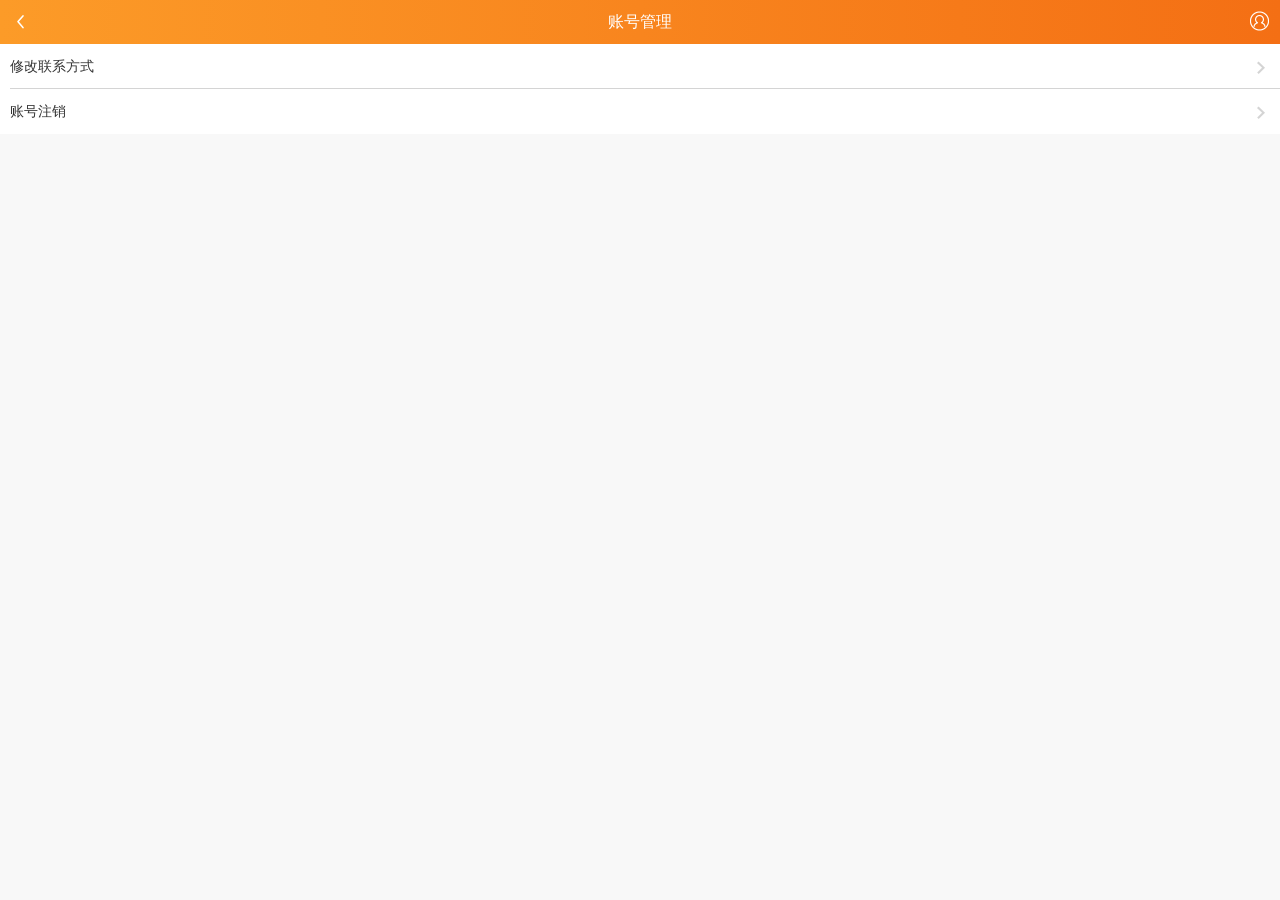
<file: public/accountinfo.html>
<!DOCTYPE html>
<html>
<head>
<meta charset="utf-8">
<meta content="telephone=no" name="format-detection">
<meta content="width=device-width, initial-scale=1.0, maximum-scale=1.0, minimum-scale=1.0, user-scalable=no" name="viewport">
<meta name="apple-mobile-web-app-capable" content="yes" />
<meta name="keyword" content="" />
<meta name="description" content="" />
<title></title>
<meta id="share" share_url="" sharetitle="" sharetxt="" share_img=""/>
<link rel="stylesheet" href="css/base.css">
<link rel="stylesheet" href="css/pop.css">
<link rel="stylesheet" href="css/form.css">
<link rel="stylesheet" href="css/registration.css">
<link rel="stylesheet" href="css/city.css">
 <script type="text/javascript" src="js/zepto.js"></script> 
<script type="text/javascript" src="js/jweixin-1.3.2.js"></script>
<script type="text/javascript" src="js/base.js"></script>
<script type="text/javascript">
    var _hmt = _hmt || [];
    (function() {
        var hm = document.createElement("script");
        hm.src = "js/hm.js";
        var s = document.getElementsByTagName("script")[0];
        s.parentNode.insertBefore(hm, s);
    })();

	var $_CONFIG = {};	
		$_CONFIG['domain'] = 'index.html';		
		$_CONFIG['imgpath'] = 'img';
		$_CONFIG['jspath'] = 'js';
		$_CONFIG['template'] = 'index';
		$_CONFIG['islogin'] = '1';
		$_CONFIG['jobarea'] = '060000';
		$_CONFIG['jobareaname'] = '重庆';
		$_CONFIG['refresh_js'] = {"checkin_wx.js":"20181224","funtype_wx.js":"20171215","fun_wx.js":"20171215","inputsearch_wx.js":"20181224","resume_wx.js":"20171215","position_wx.js":"20171215","push_wx.js":"20171215","myapply_wx.js":"20171215","datadict_wx.js":"20171215","searchmore_wx.js":"20181224","apply_wx.js":"20171215","popwelfare_wx.js":"20171215","popsalary_wx.js":"20171215","popjobarea_wx.js":"20171215","popfuntype_wx.js":"20171215","expcheck_wx.js":"20180427","basecheck_wx.js":"20171215","pingbasecheck_wx.js":"20171215","schoolbasecheck_wx.js":"20171215","schoolexpcheck_wx.js":"20180427","sign_wx.js":"20171215","swiper_wx.js":"20180427","swiper-3.4.2.min.js":"20171215","zhaopin_wx.js":"20171215","getservice_wx.js":"20180427","lookrsm_wx.js":"20181224","uniondetail.js":"20181224","jweixin_wx.js":"20180528","zepto.js":"20170629","zepto.min.js":"20180119","swiper.min.js":"20180119","datadict_dg.js":"20170504","resumebindphone.js":"20181015","datadict.js":"20180119","resume.js":"20190305","base.js":"20181101","fun.js":"20190305","assistjob.js":"20170629","inputsearch.js":"20180427","my.js":"20190305","swiper.js":"20180427","jobsort.js":"20181224","swiper_v1.js":"20170707","searchmore.js":"20181224","swiperRoll.js":"20180913","alljob.js":"20170707","home.js":"20190305","searchlog_m.js":"20170504","datadict_m.js":"20170504","searchm.js":"20190819","jobhot_m.js":"20161207","screenm.js":"20180608","jobdetail.js":"20190819","rsmfun.js":"20170504","jobassist.js":"20180928","geolocation.js":"20170707","report.js":"20181224","indexgeo.js":"20181224","uppicture.js":"20180625","uploadhead.js":"20180119","popfuntype.js":"20190305","popfuntype_workexp.js":"20180119","popjobarea.js":"20190305","popmajor.js":"20180119","zhuanti.js":"20181224","mqdetail.js":"20180209","uploadpic_m.js":"20180427","homeinputsearch.js":"20190305","job_selection_switch.js":"20190621","edit_interest_wx":"20190621","resumepreview.js":"20190819","diagnose.js":"20190819","dd\/cert.js":"20160923","dd\/funtype.js":"20180608","dd\/hotcityall.js":"20170707","dd\/indtype.js":"20171208","dd\/jobarea.js":"20171208","dd\/major.js":"20181113","dd\/salary_area.js":"20170707","dd\/salary_funtype.js":"20170707","dd\/salary_indtype.js":"20170707","dd\/welfare.js":"20170623","dd\/workyear.js":"20170707","dd\/salary.js":"20170110","dd\/line.js":"20181112","dd\/jobterm.js":"20170707","dd\/issuedate.js":"20170707","dd\/hotlandmark.js":"20170708","dd\/funtype_dg.js":"20170505","dd\/degree.js":"20170707","dd\/d_mobile_landmark.js":"20180608","dd\/cotype.js":"20171208","dd\/cosize.js":"20170707","dd\/areapart.js":"20171208","dd\/swiperRoll.js":"20170707","dd\/condition.js":"20180209","dd\/funtype_wx.js":"20171113","dd\/funtype_rsm.js":"20180119"};
		$_CONFIG['ip'] = '223.104.250.177';
		$_CONFIG['guid'] = '15658671738407620014';
		$_CONFIG['domain_s'] = 'index.html';
		$_CONFIG['c'] = '';
		$_CONFIG['deeplinkid'] = '';
</script>
</head>
<body>
	<div class="head" id="tophead">
        <a href="my.html" class="goback"></a>账号管理
        <a class="yd yd1" href=""></a>
    </div>
    <section class="myFm">
	<div class="fe">
		<a class="e link" href="changelink.html" id="changeLinkInfo">
			<span class="linetitle at">修改联系方式</span>
		</a>
		<a class="e link" href="">
			<span class="linetitle at">账号注销</span>
		</a>
	</div>

   </section>
<div class="up" style="display:none" id="email">
	<div class="mtp">
		<a class="goback at" href="javascript:void(0);">返回</a>
		<strong class="at">注册资料修改</strong>
	</div>
	<div class="main">
		<p class="tle mk1">
			<span class="bb email1 switchPage">邮箱</span>
			<span class="bb phone1 switchPage">手机号</span>
			<span class="bb pwd1 switchPage">密码</span>
		</p>
		<div class="box">
			<section class="p">
				<label class="g_label">邮箱</label>
				<p class="ipt">
					<input type="email" class="txt disabled old_email"  value="1799405092@qq.com" disabled="disabled" />
				</p>
			</section>
			<section class="p">
				<label class="g_label">新邮箱</label>
				<p class="ipt">
					<input type="email" class="txt new_email" placeholder="请输入新的邮箱" />
				</p>
			</section>
			<section class="p">
				<label class="g_label">密码</label>
				<p class="ipt">
					<input type="password" class="txt old_pwd"  placeholder="请输入密码" />
				</p>
			</section>
			<p class="pt">温馨提示：简历与登录邮箱将同步修改哦！</p>
			<center class="cop email1">
				<input type="submit" class="but b_big b_light" value="确定"/>
			</center>
		</div>
	</div>
</div>



<div class="up" style="display:none" id='phone'>
	<div class="mtp">
		<a class="goback at" href="javascript:void(0);">返回</a>
		<strong class="at">注册资料修改</strong>
	</div>
	<input type='hidden' id='old_phone' value="13577464047">
	<input type='hidden' id='mp_verifystatus' value="3">
	<div class="main" >
		<p class="tle mk2">
			<span class="bb email1 switchPage">邮箱</span>
			<span class="bb phone1 switchPage">手机号</span>
			<span class="bb pwd1 switchPage">密码</span>
		</p>
		<div class="box" >
			<section class="p phone">
				<label class="g_label">新手机</label>
				<div class="inter">
					<input type="text" class="userNum" id="viewNum" value="+86" readonly="readonly">
				</div>
				<p class="ipt">
					<input type="text" class="txt new_phone" maxlength="15" title="请输入新手机号" value="13577464047">
				</p>
			</section>
			<section class="p p_bn">
				<label class="g_label">验证码</label>
				<p class="ipt i4">
					<input type="text" class="txt" id="smscode" placeholder="请输入验证码">
				</p>
				<p>
								<span class="gcode" id="get_verify_code">
						获取验证码
					</span>
				</p>
			</section>
			<center class="cop phone1">
				<input class="but b_light b_big" type="submit" value="保存">
			</center>
		</div>
	</div>
</div>



<div class="up" style="display:none" id="pwd">
	<div class="mtp">
		<a class="goback at" href="javascript:void(0);">返回</a>
		<strong class="at">注册资料修改</strong>
	</div>
	<div class="main">
		<p class="tle mk3">
			<span class="bb email1 switchPage">邮箱</span>
			<span class="bb phone1 switchPage">手机号</span>
			<span class="bb pwd1 switchPage">密码</span>
		</p>
		<div class="box">
			<section class="p">
				<label class="g_label">密码</label>
				<p class="ipt">
					<input type="password" class="txt" id="old_pwd" placeholder="请输入旧密码" />
				</p>
			</section>
			<section class="p">
				<label class="g_label">新密码</label>
				<p class="ipt">
					<input type="password" class="txt" id="new_pwd" placeholder="请输入密码，6-16位字母加数字" />
				</p>
			</section>
			<section class="p">
				<label class="g_label">确认密码</label>
				<p class="ipt">
					<input type="password" class="txt" id="new_pwd_repeat" placeholder="请再次输入新密码" />
				</p>
			</section>
			<center class="cop pwd1">
				<input type="submit" class="but b_light b_big" value="确定"/>
			</center>
		</div>
	</div>
</div>		
	<div id="shadow" style="display:none;"></div>
	<script type="text/javascript" src="js/datadict.js"></script>
	<script type="text/javascript" src="js/my.js"></script>	
    <script src="js/trackData.js" type="text/javascript"></script>	
</body>

</html>
</file>
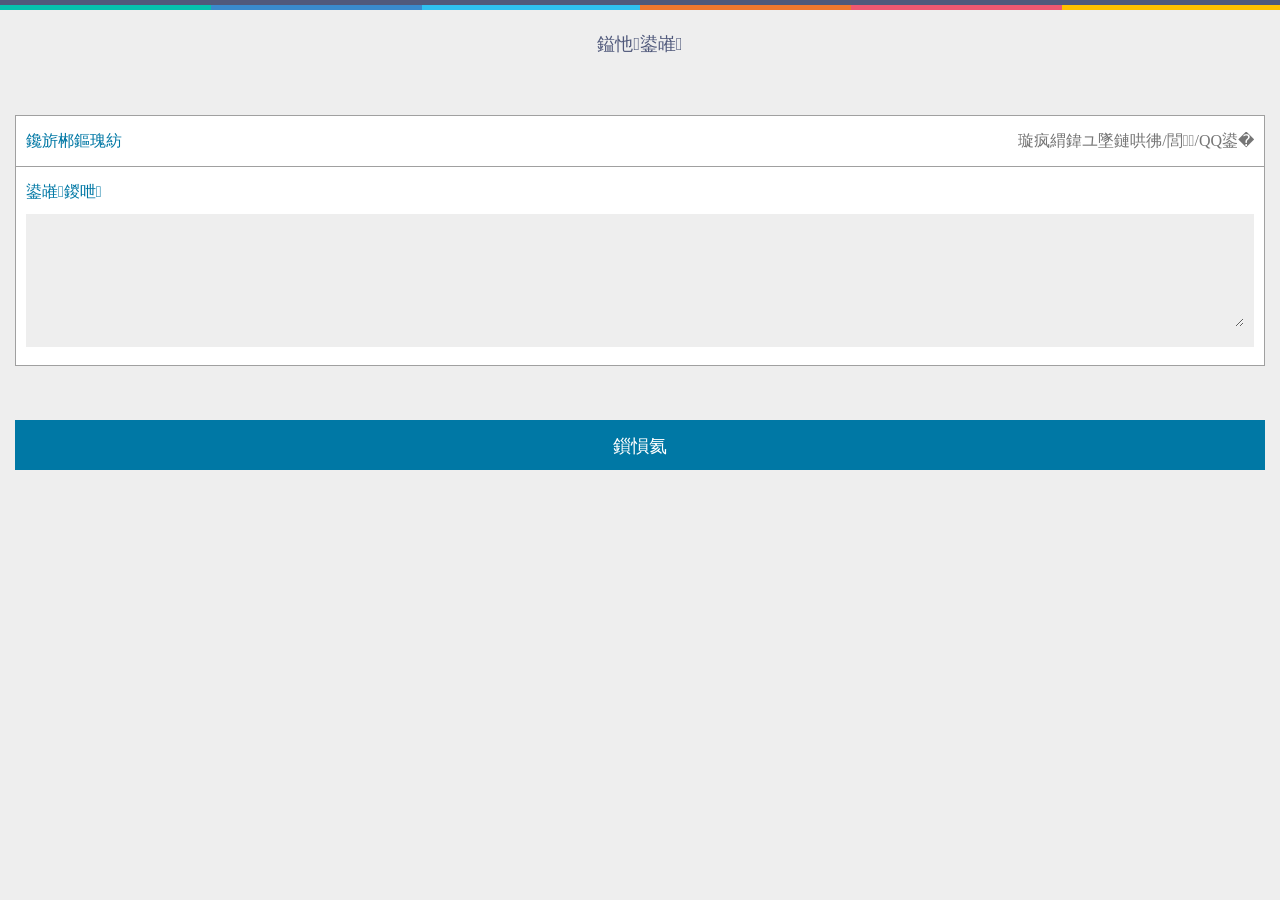
<file: public/advice.html>
<!DOCTYPE html>
<html>
<head>
<meta http-equiv="X-UA-Compatible" content="IE=edge,chrome=1">
<meta http-equiv="Content-Type" content="text/html; charset=gbk">
<title></title>
<meta name="viewport" content="width=device-width, initial-scale=1.0, maximum-scale=1.0, minimum-scale=1.0, user-scalable=no">
<meta name="referrer" content="always">
<meta name="robots" content="all">
<meta http-equiv="Expires" content="0">
<meta http-equiv="Cache-Control" content="no-cache">
<meta http-equiv="Pragma" content="no-cache">
<link href="css/advice.css" rel="stylesheet" type="text/css" />
</head>
<body>
<div class="page1">
    <div class="top">
        <span></span>
        <span></span>
    </div>
    <div class="main">
        <div class="title">
            <a href="javascript:history.back();" class="back"></a>
            意见反馈
        </div>
        <br/><br/><br/>
        <form action="" method="post" onsubmit="return checkAdviceInfo('h5');">
            <div class="fm">
                <div class="e">
                    <label>联系方式</label>
                    <div class="txt">
                        <input type="text" id="contact" name="contact" maxlength="50" placeholder="请输入手机号/邮箱/QQ号" value="">
                        <input type="hidden" id="time" name="time" value="1566575454">
                        <input type="hidden" id="token" name="token" value="b84d5c5006a0dfb8f78f0c7e1e686d91">
                    </div>
                </div>
                <div class="e e2">
                    <label>反馈内容</label>
                    <div class="textarea">
                        <textarea class="c_gray" id="content" name="content" maxlength="280" placeholder="请输入您的手机型号及遇到的问题">
                        </textarea>
                    </div>
                </div>
            </div>
            <br/><br/><br/>
            <div class="sure">
                <button id="login_btn">提交</button>
            </div>
        </form>
    </div>
</div>
<div class="page2" style="display: none;">
    <div class="de3">
        <p></p>
        <button>确认</button>
    </div>
</div>
</body>
</html>
</file>
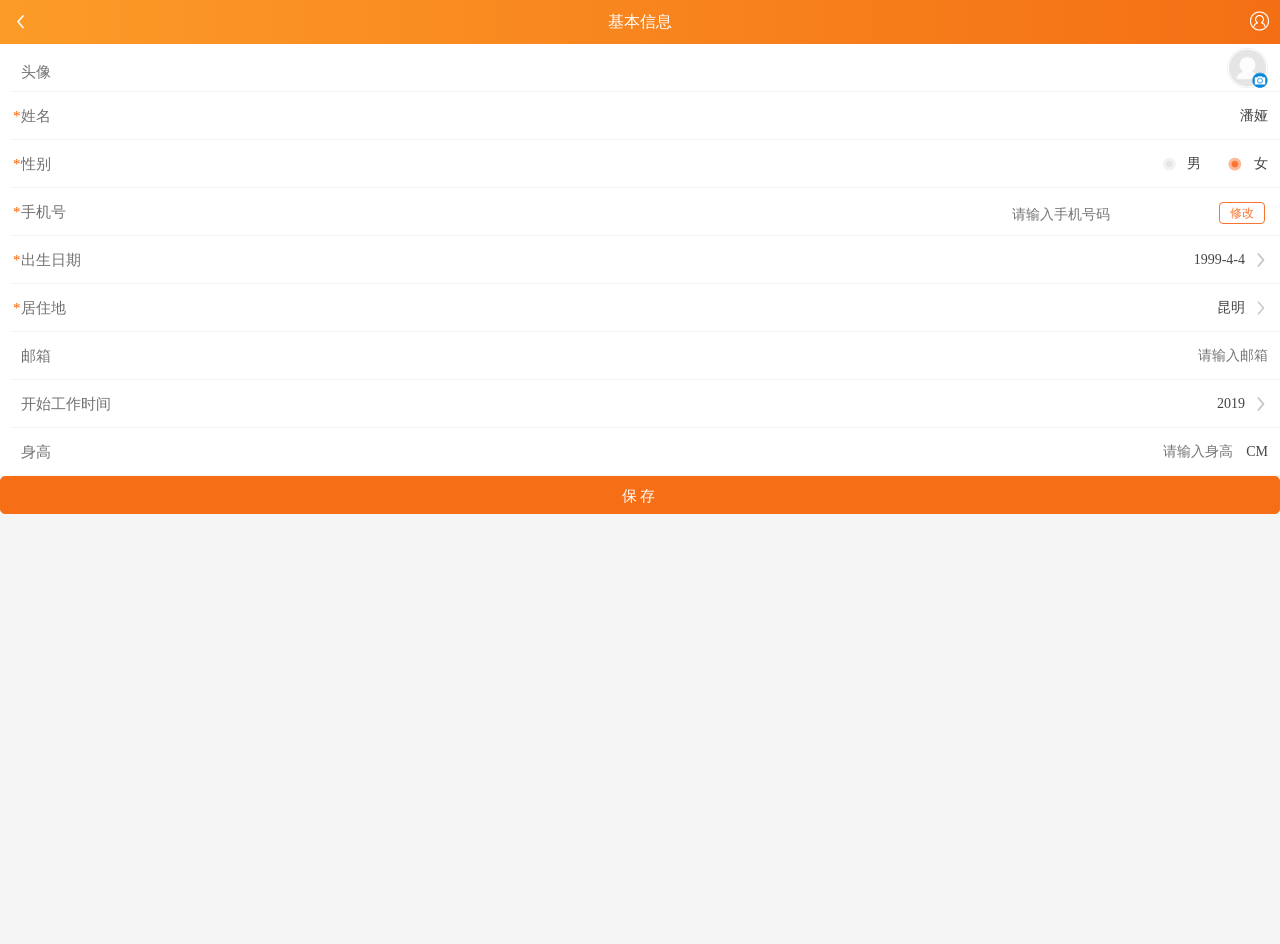
<file: public/baseinfo.html>
<!DOCTYPE html>
<html>
<head>
<meta charset="utf-8">
<meta content="telephone=no" name="format-detection">
<meta content="width=device-width, initial-scale=1.0, maximum-scale=1.0, minimum-scale=1.0, user-scalable=no" name="viewport">
<meta name="apple-mobile-web-app-capable" content="yes" />
<meta name="keyword" content="" />
<meta name="description" content="" />
<title></title>
<meta id="share" share_url="" sharetitle="" sharetxt="" share_img=""/>
<link rel="stylesheet" href="css/base.css">
<link rel="stylesheet" href="css/swiper.min.css">
<link rel="stylesheet" href="css/step.css">
<link rel="stylesheet" href="css/calendar.css">
<link rel="stylesheet" href="css/resume.css">
<link rel="stylesheet" href="css/pop.css">
<link rel="stylesheet" href="css/city.css">
<script type="text/javascript" src="js/zepto.js"></script>
<script type="text/javascript" src="js/jweixin-1.3.2.js"></script>
<script type="text/javascript" src="js/base.js"></script>


<script type="text/javascript">
    var _hmt = _hmt || [];
    (function() {
        var hm = document.createElement("script");
        hm.src = "js/hm.js";
        var s = document.getElementsByTagName("script")[0];
        s.parentNode.insertBefore(hm, s);
    })();

	var $_CONFIG = {};	
		$_CONFIG['domain'] = 'infex.html';		
		$_CONFIG['imgpath'] = 'img';
		$_CONFIG['jspath'] = 'js';
		$_CONFIG['template'] = 'resume/baseinfo';
		$_CONFIG['islogin'] = '1';
		$_CONFIG['jobarea'] = '060000';
		$_CONFIG['jobareaname'] = '重庆';
		$_CONFIG['refresh_js'] = {"checkin_wx.js":"20181224","funtype_wx.js":"20171215","fun_wx.js":"20171215","inputsearch_wx.js":"20181224","resume_wx.js":"20171215","position_wx.js":"20171215","push_wx.js":"20171215","myapply_wx.js":"20171215","datadict_wx.js":"20171215","searchmore_wx.js":"20181224","apply_wx.js":"20171215","popwelfare_wx.js":"20171215","popsalary_wx.js":"20171215","popjobarea_wx.js":"20171215","popfuntype_wx.js":"20171215","expcheck_wx.js":"20180427","basecheck_wx.js":"20171215","pingbasecheck_wx.js":"20171215","schoolbasecheck_wx.js":"20171215","schoolexpcheck_wx.js":"20180427","sign_wx.js":"20171215","swiper_wx.js":"20180427","swiper-3.4.2.min.js":"20171215","zhaopin_wx.js":"20171215","getservice_wx.js":"20180427","lookrsm_wx.js":"20181224","uniondetail.js":"20181224","jweixin_wx.js":"20180528","zepto.js":"20170629","zepto.min.js":"20180119","swiper.min.js":"20180119","datadict_dg.js":"20170504","resumebindphone.js":"20181015","datadict.js":"20180119","resume.js":"20190305","base.js":"20181101","fun.js":"20190305","assistjob.js":"20170629","inputsearch.js":"20180427","my.js":"20190305","swiper.js":"20180427","jobsort.js":"20181224","swiper_v1.js":"20170707","searchmore.js":"20181224","swiperRoll.js":"20180913","alljob.js":"20170707","home.js":"20190305","searchlog_m.js":"20170504","datadict_m.js":"20170504","searchm.js":"20190819","jobhot_m.js":"20161207","screenm.js":"20180608","jobdetail.js":"20190819","rsmfun.js":"20170504","jobassist.js":"20180928","geolocation.js":"20170707","report.js":"20181224","indexgeo.js":"20181224","uppicture.js":"20180625","uploadhead.js":"20180119","popfuntype.js":"20190305","popfuntype_workexp.js":"20180119","popjobarea.js":"20190305","popmajor.js":"20180119","zhuanti.js":"20181224","mqdetail.js":"20180209","uploadpic_m.js":"20180427","homeinputsearch.js":"20190305","job_selection_switch.js":"20190621","edit_interest_wx":"20190621","resumepreview.js":"20190819","diagnose.js":"20190819","dd\/cert.js":"20160923","dd\/funtype.js":"20180608","dd\/hotcityall.js":"20170707","dd\/indtype.js":"20171208","dd\/jobarea.js":"20171208","dd\/major.js":"20181113","dd\/salary_area.js":"20170707","dd\/salary_funtype.js":"20170707","dd\/salary_indtype.js":"20170707","dd\/welfare.js":"20170623","dd\/workyear.js":"20170707","dd\/salary.js":"20170110","dd\/line.js":"20181112","dd\/jobterm.js":"20170707","dd\/issuedate.js":"20170707","dd\/hotlandmark.js":"20170708","dd\/funtype_dg.js":"20170505","dd\/degree.js":"20170707","dd\/d_mobile_landmark.js":"20180608","dd\/cotype.js":"20171208","dd\/cosize.js":"20170707","dd\/areapart.js":"20171208","dd\/swiperRoll.js":"20170707","dd\/condition.js":"20180209","dd\/funtype_wx.js":"20171113","dd\/funtype_rsm.js":"20180119"};
		$_CONFIG['ip'] = '223.104.250.201';
		$_CONFIG['guid'] = '15654066623356130048';
		$_CONFIG['domain_s'] = 'index.html';
		$_CONFIG['c'] = '';
		$_CONFIG['deeplinkid'] = '';
</script>
<script src="js/hotcityall.js"></script>
<script src="js/jobarea.js"></script>
</head>
<body>
	<div class="head" id="tophead">
		<a href="javascript:history.go(-1);" class="goback"></a>基本信息
		<a class="yd yd1" href=""></a>
	</div>
	<article class="main po">

	<div class="sbox">
				<section class="upbox e user">
			<label>头像</label>
						<div class="upimg max add">
				<img id="viewpic" width="41" height="40" src="img/index/minggi/log/home_head.png">
			</div>
			<div class="max cmax add">
				<input id="file" type="file" id="uploadImage" accept="image/*" onchange="selectFileImage(this.files[0],410,400)" />	
			</div>
		</section>
				<div class="e">	
			<label><em>*</em>姓名</label>
			<input type="text" class="txt" maxlength="20" placeholder="（必填）请输入姓名" value="潘娅" id="cname"/>
			<p class="error" style=" display:none;" id="err_cname">请输入姓名</p>
		</div>
		<div class="e">
			<label><em>*</em>性别</label>
			<input type="hidden" name="sex"  value="1">
			<div class="rdob" id="sex">
				<span class="rdo " value="0">男</span>
				<span class="rdo on" value="1">女</span>
			</div>
			<p class="error" style="display:none;" id="err_sex">请输入性别</p>
		</div>			
		<div class="e pe">
			<label><em>*</em>手机号</label>
			<input class="birth_d" maxlength="20" type="text" id="mobilephone" placeholder="请输入手机号码" disabled="disabled" value="">	

			<span class="mod" id="modPhone">修改</span>
			<p style="display:none;" class="error" id="err_mobilephone"></p>			
		</div>			
		<div class="e imp" onclick="calendar( 'date' , [-10,70] , 'bday');">
			<label><em>*</em>出生日期</label>
			<div class="selt">
				<span class="sval" id="bday">1999-4-4</span>
			</div>
			<p class="error" style="display:none;" id="err_bday">请输入出生日期</p>
		</div>			
		<a href="javascript:void(0)" class="e imp">
			<label><em>*</em>居住地</label>
			<input type="hidden" name="area" value="250200" id="area">
			<div class="txt" id="areaname">昆明</div>
			<p class="error" style="display:none;" id="err_area">请输入居住地</p>
		</a>
		<div class="e">
			<label>邮箱</label>
			<input class="txt" maxlength="100" type="text" placeholder="请输入邮箱" value="" id="email">
			<p class="error" style="display:none;" id="err_email">请输入邮箱</p>
		</div>		
		<div class="e imp">
			<label>开始工作时间</label>
			<div class="selt">
				<span class="sval">2019</span>
				<select id="workyear">
					<option value="0">暂无工作经验</option> 
					<option value="2019" selected>2019</option>
					<option value="2018">2018</option>
					<option value="2017">2017</option>
					<option value="2016">2016</option>
					<option value="2015">2015</option>
					<option value="2014">2014</option>
					<option value="2013">2013</option>
					<option value="2012">2012</option>
					<option value="2011">2011</option>
					<option value="2010">2010</option>
					<option value="2009">2009</option>
					<option value="2008">2008</option>
					<option value="2007">2007</option>
					<option value="2006">2006</option>
					<option value="2005">2005</option>
					<option value="2004">2004</option>
					<option value="2003">2003</option>
					<option value="2002">2002</option>
					<option value="2001">2001</option>
					<option value="2000">2000</option>
					<option value="1999">1999</option>
					<option value="1998">1998</option>
					<option value="1997">1997</option>
					<option value="1996">1996</option>
					<option value="1995">1995</option>
					<option value="1994">1994</option>
					<option value="1993">1993</option>
					<option value="1992">1992</option>
					<option value="1991">1991</option>
					<option value="1990">1990</option>
					<option value="1989">1989</option>
					<option value="1988">1988</option>
					<option value="1987">1987</option>
					option value="1986">1986</option>
					<option value="1985">1985</option>
					<option value="1984">1984</option>
					<option value="1983">1983</option>
					<option value="1982">1982</option>
					<option value="1981">1981</option>
					<option value="1980">1980</option>
					<option value="1979">1979</option>
					<option value="1978">1978</option>
					<option value="1977">1977</option>
					<option value="1976">1976</option>
					<option value="1975">1975</option>
					<option value="1974">1974</option>
					<option value="1973">1973</option>
					<option value="1972">1972</option>
					<option value="1971">1971</option>
					<option value="1970">1970</option>
					<option value="1969">1969</option>
					<option value="1968">1968</option>
					<option value="1967">1967</option>
					<option value="1966">1966</option>
					<option value="1965">1965</option>
					<option value="1964">1964</option>
					<option value="1963">1963</option>
					<option value="1962">1962</option>
					<option value="1961">1961</option>
					<option value="1960">1960</option>
					<option value="1959">1959</option>
					<option value="1958">1958</option>
					<option value="1957">1957</option>
					<option value="1956">1956</option>
					<option value="1955">1955</option>
					<option value="1954">1954</option>
					<option value="1953">1953</option>
					<option value="1952">1952</option>
					<option value="1951">1951</option>
					<option value="1950">1950</option>
					<option value="1949">1949</option>					
				</select>
			</div>
		</div>		

		<div class="e sh">
			<label>身高</label>			
			<input class="txt" type="text" placeholder="请输入身高" maxlength="3" value="" id="stature">			
			<span class="cm">CM</span>
			<p class="error" style="display:none;" id="err_stature">身高输入不符合规范</p>
		</div>			
	</div>
	<center class="pgbut">
		<button class="but b_light b_big" id="savebaseinfo" onclick="saveResumeBaseinfo();">保存</button>
	</center>
	<input type="hidden" name="mpcountry" id="mpcountry" value="086">
	<input type="hidden" id="mpverifystatus" value="3"/>
	<input type="hidden" name="id_renzhen" id="id_renzhen" value="">
	<input type="hidden" name="mp_renzhen" id="mp_renzhen" value="1">
	<input type="hidden" id="userid" value="395767565">
</article>
<div id="popMobile" style="display:none;"><div class="in"><p class="title">手机号修改</p><div class="cn">
	<div class="popfm">
		<div class="e">
			<label>手机号</label>
			<input class="txt phonenum" maxlength="11" type="text" id="phonenum" value="">
			<p class="err" id="err_phonenum" style="display:none"><span></span></p>
		</div>
		<div class="e">
			<label>验证码</label>
			<input class="txt" type="text" id="smscode" value="" placeholder="请输入验证码">
			<button class="but b_light" id="send_sms">获取验证码</button>
			<!-- <button class="but b_gray">120s</button> -->
			<p class="err" id="err_smscode" style="display:none"><span></span></p>
		</div>
	</div>
</div>
<div class="op">
	<span class="bb" id="cancel_mpop">取消</span>
	<span class="bb" id="verify_yzm">确定</span>
</div>
</div>
</div>			
<div id="shadow" style="display:none;"></div>
		<script type="text/javascript" src="js/fun.js"></script>
	<script type="text/javascript" src="js/datadict.js"></script>
	
	<script type="text/javascript" src="js/swiper.min.js"></script>
	<script type="text/javascript" src="js/fun.js"></script>
	<script type="text/javascript" src="js/zepto.min.js"></script>
	<script type="text/javascript" src="js/resume.js"></script>
	<script type="text/javascript" src="js/resumebindphone.js"></script>
	<script type="text/javascript" src="js/exif.js"></script>
	<script type="text/javascript" src="js/uploadhead.js"></script>	
	
	
</body>
<script src="js/trackData.js" type="text/javascript"></script>

<script type="text/javascript">
    var time        = '1566995595976';
    var pagecode    = '30299';
    var cusParam    = "116167726151mdd_m51mdd_h50m.51mdd.com";
    var param   = 'VerType=3&webId=2&logTime=' + time + '&ip=' + $_CONFIG['ip'] + '&guid=' + $_CONFIG['guid'] + '&domain=m.51mdd.com&pageCode=' + pagecode + '&cusParam=' + cusParam;
    _tkd.push(['_trackPageView',param]);
</script>
</html>
</file>
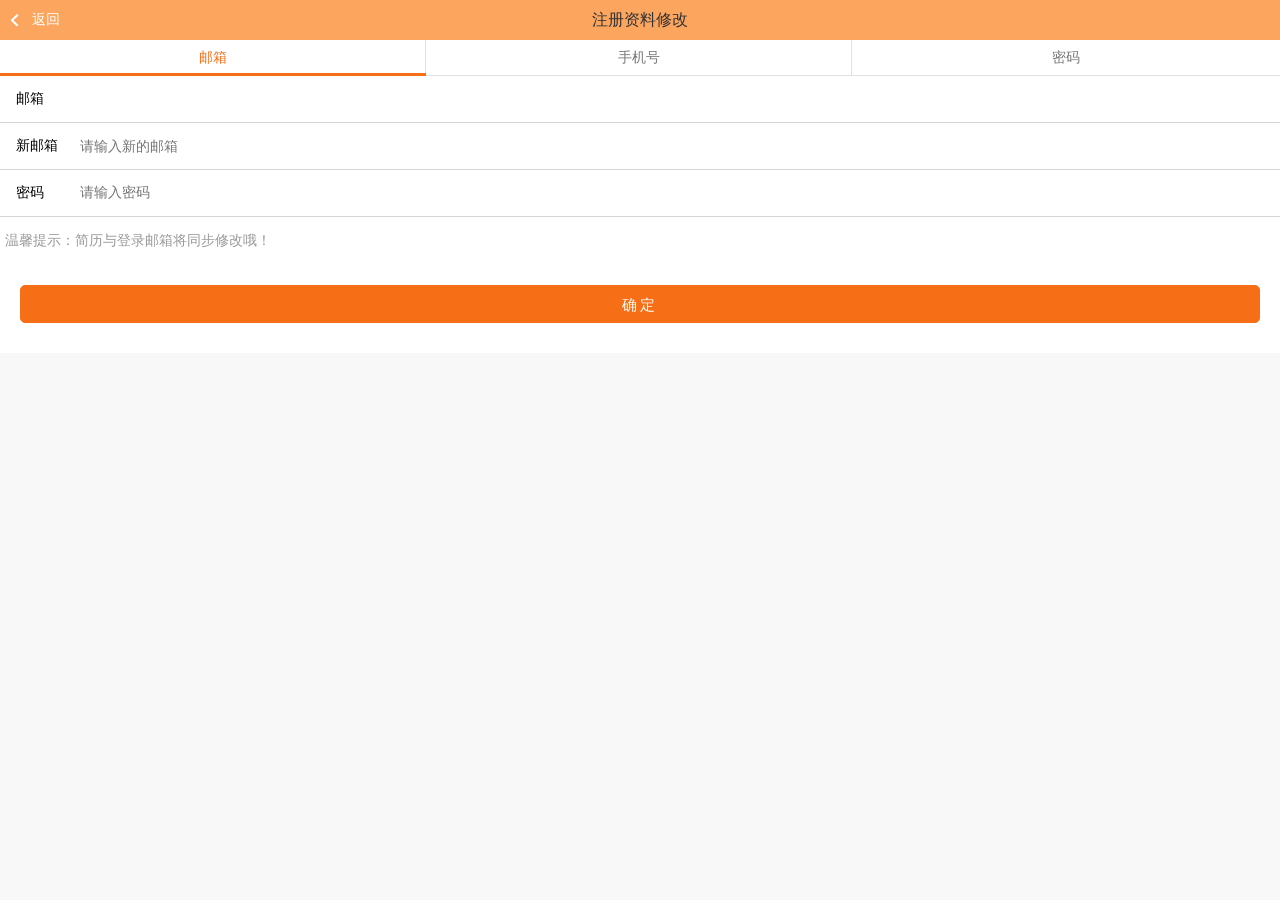
<file: public/changelink.html>
<!DOCTYPE html>
<html>
<head>
<meta charset="utf-8">
<meta content="telephone=no" name="format-detection">
<meta content="width=device-width, initial-scale=1.0, maximum-scale=1.0, minimum-scale=1.0, user-scalable=no" name="viewport">
<meta name="apple-mobile-web-app-capable" content="yes" />
<meta name="keyword" content="" />
<meta name="description" content="" />
<title></title>
<meta id="share" share_url="" sharetitle="" sharetxt="" share_img=""/>
<link rel="stylesheet" href="css/base.css">
<link rel="stylesheet" href="css/base.css">
<link rel="stylesheet" href="css/pop.css">
<link rel="stylesheet" href="css/form.css">
<link rel="stylesheet" href="css/registration.css">
<link rel="stylesheet" href="css/city.css">
<script type="text/javascript" src="js/zepto.js"></script> 
<script type="text/javascript" src="js/jweixin-1.3.2.js"></script>
<script type="text/javascript" src="js/base.js"></script>
<script type="text/javascript">
    var _hmt = _hmt || [];
    (function() {
        var hm = document.createElement("script");
        hm.src = "js/hm.js";
        var s = document.getElementsByTagName("script")[0];
        s.parentNode.insertBefore(hm, s);
    })();

	var $_CONFIG = {};	
		$_CONFIG['domain'] = 'index.html';		
		$_CONFIG['imgpath'] = 'img';
		$_CONFIG['jspath'] = 'js';
		$_CONFIG['template'] = 'index';
		$_CONFIG['islogin'] = '1';
		$_CONFIG['jobarea'] = '060000';
		$_CONFIG['jobareaname'] = '重庆';
		$_CONFIG['refresh_js'] = {"checkin_wx.js":"20181224","funtype_wx.js":"20171215","fun_wx.js":"20171215","inputsearch_wx.js":"20181224","resume_wx.js":"20171215","position_wx.js":"20171215","push_wx.js":"20171215","myapply_wx.js":"20171215","datadict_wx.js":"20171215","searchmore_wx.js":"20181224","apply_wx.js":"20171215","popwelfare_wx.js":"20171215","popsalary_wx.js":"20171215","popjobarea_wx.js":"20171215","popfuntype_wx.js":"20171215","expcheck_wx.js":"20180427","basecheck_wx.js":"20171215","pingbasecheck_wx.js":"20171215","schoolbasecheck_wx.js":"20171215","schoolexpcheck_wx.js":"20180427","sign_wx.js":"20171215","swiper_wx.js":"20180427","swiper-3.4.2.min.js":"20171215","zhaopin_wx.js":"20171215","getservice_wx.js":"20180427","lookrsm_wx.js":"20181224","uniondetail.js":"20181224","jweixin_wx.js":"20180528","zepto.js":"20170629","zepto.min.js":"20180119","swiper.min.js":"20180119","datadict_dg.js":"20170504","resumebindphone.js":"20181015","datadict.js":"20180119","resume.js":"20190305","base.js":"20181101","fun.js":"20190305","assistjob.js":"20170629","inputsearch.js":"20180427","my.js":"20190305","swiper.js":"20180427","jobsort.js":"20181224","swiper_v1.js":"20170707","searchmore.js":"20181224","swiperRoll.js":"20180913","alljob.js":"20170707","home.js":"20190305","searchlog_m.js":"20170504","datadict_m.js":"20170504","searchm.js":"20190819","jobhot_m.js":"20161207","screenm.js":"20180608","jobdetail.js":"20190819","rsmfun.js":"20170504","jobassist.js":"20180928","geolocation.js":"20170707","report.js":"20181224","indexgeo.js":"20181224","uppicture.js":"20180625","uploadhead.js":"20180119","popfuntype.js":"20190305","popfuntype_workexp.js":"20180119","popjobarea.js":"20190305","popmajor.js":"20180119","zhuanti.js":"20181224","mqdetail.js":"20180209","uploadpic_m.js":"20180427","homeinputsearch.js":"20190305","job_selection_switch.js":"20190621","edit_interest_wx":"20190621","resumepreview.js":"20190819","diagnose.js":"20190819","dd\/cert.js":"20160923","dd\/funtype.js":"20180608","dd\/hotcityall.js":"20170707","dd\/indtype.js":"20171208","dd\/jobarea.js":"20171208","dd\/major.js":"20181113","dd\/salary_area.js":"20170707","dd\/salary_funtype.js":"20170707","dd\/salary_indtype.js":"20170707","dd\/welfare.js":"20170623","dd\/workyear.js":"20170707","dd\/salary.js":"20170110","dd\/line.js":"20181112","dd\/jobterm.js":"20170707","dd\/issuedate.js":"20170707","dd\/hotlandmark.js":"20170708","dd\/funtype_dg.js":"20170505","dd\/degree.js":"20170707","dd\/d_mobile_landmark.js":"20180608","dd\/cotype.js":"20171208","dd\/cosize.js":"20170707","dd\/areapart.js":"20171208","dd\/swiperRoll.js":"20170707","dd\/condition.js":"20180209","dd\/funtype_wx.js":"20171113","dd\/funtype_rsm.js":"20180119"};
		$_CONFIG['ip'] = '223.104.250.177';
		$_CONFIG['guid'] = '15658671738407620014';
		$_CONFIG['domain_s'] = 'index.html';
		$_CONFIG['c'] = '';
		$_CONFIG['deeplinkid'] = '';
</script>
</head>
<body>
        <div class="up" id="email">
                <div class="mtp">
                    <a class="goback at" href="accountinfo.html">返回</a>
                    <strong class="at">注册资料修改</strong>
                </div>
                <div class="main">
                    <p class="tle mk1">
                        <span class="bb email1 switchPage">邮箱</span>
                        <span class="bb phone1 switchPage">手机号</span>
                        <span class="bb pwd1 switchPage">密码</span>
                    </p>
                    <div class="box">
                        <section class="p">
                            <label class="g_label">邮箱</label>
                            <p class="ipt">
                                <input type="email" class="txt disabled old_email"  value="" disabled="disabled" />
                            </p>
                        </section>
                        <section class="p">
                            <label class="g_label">新邮箱</label>
                            <p class="ipt">
                                <input type="email" class="txt new_email" placeholder="请输入新的邮箱" />
                            </p>
                        </section>
                        <section class="p">
                            <label class="g_label">密码</label>
                            <p class="ipt">
                                <input type="password" class="txt old_pwd"  placeholder="请输入密码" />
                            </p>
                        </section>
                        <p class="pt">温馨提示：简历与登录邮箱将同步修改哦！</p>
                        <center class="cop email1">
                            <input type="submit" class="but b_big b_light" value="确定"/>
                        </center>
                    </div>
                </div>
            </div>
            
            
            
            <div class="up" style="display:none" id='phone'>
                <div class="mtp">
                    <a class="goback at" href="javascript:void(0);">返回</a>
                    <strong class="at">注册资料修改</strong>
                </div>
                <input type='hidden' id='old_phone' value="">
                <input type='hidden' id='mp_verifystatus' value="3">
                <div class="main" >
                    <p class="tle mk2">
                        <span class="bb email1 switchPage">邮箱</span>
                        <span class="bb phone1 switchPage">手机号</span>
                        <span class="bb pwd1 switchPage">密码</span>
                    </p>
                    <div class="box" >
                        <section class="p phone">
                            <label class="g_label">新手机</label>
                            <div class="inter">
                                <input type="text" class="userNum" id="viewNum" value="+86" readonly="readonly">
                            </div>
                            <p class="ipt">
                                <input type="text" class="txt new_phone" maxlength="15" title="请输入新手机号" value="">
                            </p>
                        </section>
                        <section class="p p_bn">
                            <label class="g_label">验证码</label>
                            <p class="ipt i4">
                                <input type="text" class="txt" id="smscode" placeholder="请输入验证码">
                            </p>
                            <p>
                                            <span class="gcode" id="get_verify_code">
                                    获取验证码
                                </span>
                            </p>
                        </section>
                        <center class="cop phone1">
                            <input class="but b_light b_big" type="submit" value="保存">
                        </center>
                    </div>
                </div>
            </div>
            
            
            
            <div class="up" style="display:none" id="pwd">
                <div class="mtp">
                    <a class="goback at" href="javascript:void(0);">返回</a>
                    <strong class="at">注册资料修改</strong>
                </div>
                <div class="main">
                    <p class="tle mk3">
                        <span class="bb email1 switchPage">邮箱</span>
                        <span class="bb phone1 switchPage">手机号</span>
                        <span class="bb pwd1 switchPage">密码</span>
                    </p>
                    <div class="box">
                        <section class="p">
                            <label class="g_label">密码</label>
                            <p class="ipt">
                                <input type="password" class="txt" id="old_pwd" placeholder="请输入旧密码" />
                            </p>
                        </section>
                        <section class="p">
                            <label class="g_label">新密码</label>
                            <p class="ipt">
                                <input type="password" class="txt" id="new_pwd" placeholder="请输入密码，6-16位字母加数字" />
                            </p>
                        </section>
                        <section class="p">
                            <label class="g_label">确认密码</label>
                            <p class="ipt">
                                <input type="password" class="txt" id="new_pwd_repeat" placeholder="请再次输入新密码" />
                            </p>
                        </section>
                        <center class="cop pwd1">
                            <input type="submit" class="but b_light b_big" value="确定"/>
                        </center>
                    </div>
                </div>
            </div>			<div id="shadow" style="display:none;"></div>
                    <script type="text/javascript" src="js/fun.js"></script>
                <script type="text/javascript" src="js/datadict.js"></script>
                 <script type="text/javascript" src="js/my.js"></script>		 
            <script src="js/trackData.js" type="text/javascript"></script>
</body>
</html>
</file>
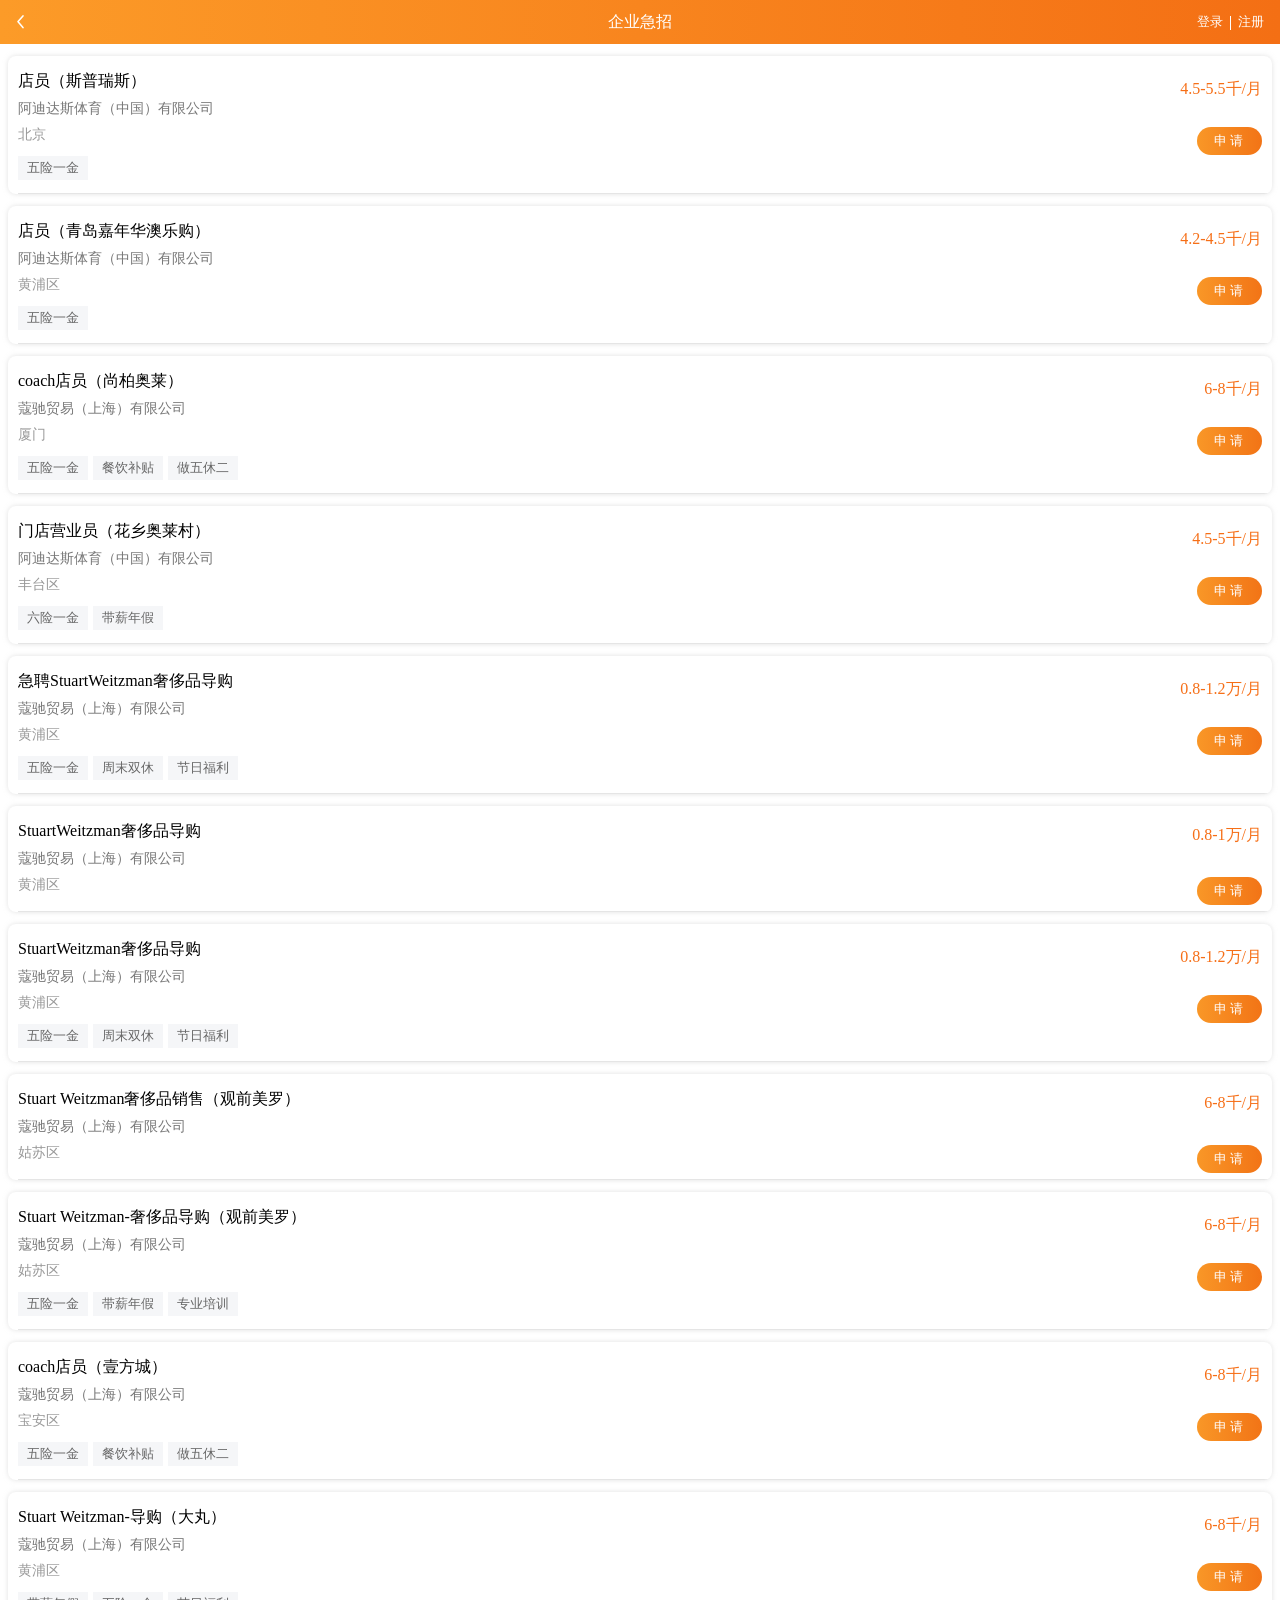
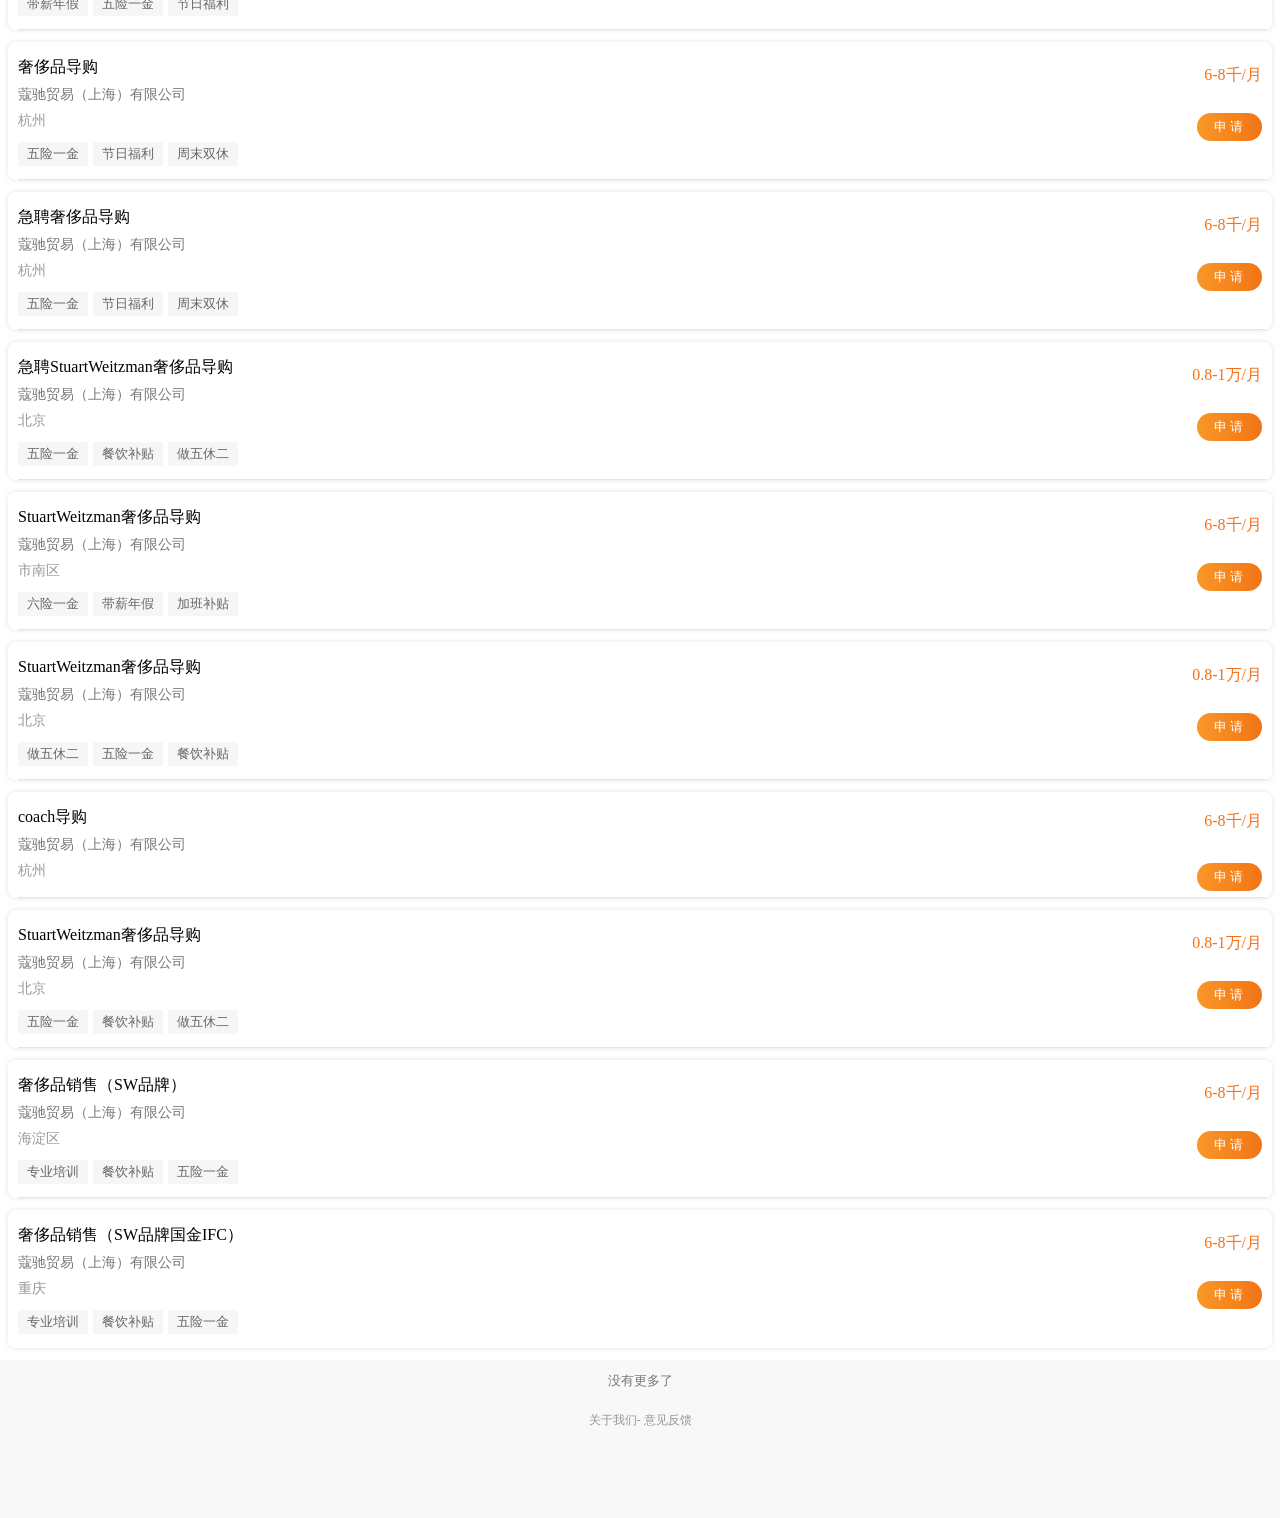
<file: public/cojoblist.html>
<!DOCTYPE html>
<html>
<head>
<meta charset="utf-8">
<meta content="telephone=no" name="format-detection">
<meta content="width=device-width, initial-scale=1.0, maximum-scale=1.0, minimum-scale=1.0, user-scalable=no" name="viewport">
<meta name="apple-mobile-web-app-capable" content="yes" />
<meta name="keyword" content="" />
<meta name="description" content="" />
<title></title>
<link rel="stylesheet" href="css/base.css">
 <link rel="stylesheet" href="css/pop.css">  
 <link rel="stylesheet" href="css/list.css"> 
 <link rel="stylesheet" href="css/city.css"> 
</head>
<body>
	<div class="head" id="tophead">
		<a href="index.html" class="goback"></a>企业急招
		<p class="lg">
			<a href="user.html">登录</a>
			<a href="user.html">注册</a>
		</p>
	</div>		
	<div class="job_list">
		<a class="e jx" href="#">
			<div class="l_box">
				<strong>
					<span>店员（斯普瑞斯）</span>
				</strong>
				<i class="c_light">4.5-5.5千/月</i>
				<button class="apply_job but b_light" value="115691039" >申请</button>
				<aside>
					<span class="gs">阿迪达斯体育（中国）有限公司</span>
					<span class="dq">北京</span>
				</aside>
				<div class="tag">
					<span>五险一金</span>
				</div>
			</div>
		</a>
		<a class="e jx" href="#">
			<div class="l_box">
				<strong>
					<span>店员（青岛嘉年华澳乐购）</span>
				</strong>
				<i class="c_light">4.2-4.5千/月</i>
				<button class="apply_job but b_light" value="115474473" >申请</button>
				<aside>
					<span class="gs">阿迪达斯体育（中国）有限公司</span>
					<span class="dq">黄浦区</span>
				</aside>
				<div class="tag">
					<span>五险一金</span>
				</div>
			</div>
		</a>
		<a class="e jx" href="#">
			<div class="l_box">
				<strong>
					<span>coach店员（尚柏奥莱）</span>
				</strong>
				<i class="c_light">6-8千/月</i>
				<button class="apply_job but b_light" value="115445851" >申请</button>
				<aside>
					<span class="gs">蔻驰贸易（上海）有限公司</span>
					<span class="dq">厦门</span>
				</aside>
				<div class="tag">
					<span>五险一金</span>
					<span>餐饮补贴</span>
					<span>做五休二</span>
				</div>
			</div>
		</a>
		<a class="e jx" href="#">
			<div class="l_box">
				<strong>
					<span>门店营业员（花乡奥莱村）</span>
				</strong>
				<i class="c_light">4.5-5千/月</i>
				<button class="apply_job but b_light" value="115691209" >申请</button>
				<aside>
					<span class="gs">阿迪达斯体育（中国）有限公司</span>
					<span class="dq">丰台区</span>
				</aside>
				<div class="tag">
					<span>六险一金</span>
					<span>带薪年假</span>
				</div>
			</div>
		</a>
		<a class="e jx" href="#">
			<div class="l_box">
				<strong>
					<span>急聘StuartWeitzman奢侈品导购</span>
				</strong>
				<i class="c_light">0.8-1.2万/月</i>
				<button class="apply_job but b_light" value="114980175" >申请</button>
				<aside>
					<span class="gs">蔻驰贸易（上海）有限公司</span>
					<span class="dq">黄浦区</span>
				</aside>
				<div class="tag">
					<span>五险一金</span>
					<span>周末双休</span>
					<span>节日福利</span>
				</div>
			</div>
		</a>
		<a class="e jx" href="#">
			<div class="l_box">
				<strong>
					<span>StuartWeitzman奢侈品导购</span>
				</strong>
				<i class="c_light">0.8-1万/月</i>
				<button class="apply_job but b_light" value="114624128" >申请</button>
				<aside>
					<span class="gs">蔻驰贸易（上海）有限公司</span>
					<span class="dq">黄浦区</span>
				</aside>
			</div>
		</a>
		<a class="e jx" href="#">
			<div class="l_box">
				<strong>
					<span>StuartWeitzman奢侈品导购</span>
				</strong>
				<i class="c_light">0.8-1.2万/月</i>
				<button class="apply_job but b_light" value="109814115" >申请</button>
				<aside>
					<span class="gs">蔻驰贸易（上海）有限公司</span>
					<span class="dq">黄浦区</span>
				</aside>
				<div class="tag">
					<span>五险一金</span>
					<span>周末双休</span>
					<span>节日福利</span>
				</div>
			</div>
		</a>
		<a class="e jx" href="#">
			<div class="l_box">
				<strong>
					<span>Stuart Weitzman奢侈品销售（观前美罗）</span>
				</strong>
				<i class="c_light">6-8千/月</i>
				<button class="apply_job but b_light" value="115475923" >申请</button>
				<aside>
					<span class="gs">蔻驰贸易（上海）有限公司</span>
					<span class="dq">姑苏区</span>
				</aside>
			</div>
		</a>
		<a class="e jx" href="#">
			<div class="l_box">
				<strong>
					<span>Stuart Weitzman-奢侈品导购（观前美罗）</span>
				</strong>
				<i class="c_light">6-8千/月</i>
				<button class="apply_job but b_light" value="115475837" >申请</button>
				<aside>
					<span class="gs">蔻驰贸易（上海）有限公司</span>
					<span class="dq">姑苏区</span>
				</aside>
				<div class="tag">
					<span>五险一金</span>
					<span>带薪年假</span>
					<span>专业培训</span>
				</div>
			</div>
		</a>
		<a class="e jx" href="#">
			<div class="l_box">
				<strong>
					<span>coach店员（壹方城）</span>
				</strong>
				<i class="c_light">6-8千/月</i>
				<button class="apply_job but b_light" value="115440141" >申请</button>
				<aside>
					<span class="gs">蔻驰贸易（上海）有限公司</span>
					<span class="dq">宝安区</span>
				</aside>
				<div class="tag">
					<span>五险一金</span>
					<span>餐饮补贴</span>
					<span>做五休二</span>
				</div>
			</div>
		</a>
		<a class="e jx" href="#">
			<div class="l_box">
				<strong>
					<span>Stuart Weitzman-导购（大丸）</span>
				</strong>
				<i class="c_light">6-8千/月</i>
				<button class="apply_job but b_light" value="114987166" >申请</button>
				<aside>
					<span class="gs">蔻驰贸易（上海）有限公司</span>
					<span class="dq">黄浦区</span>
				</aside>
				<div class="tag">
					<span>带薪年假</span>
					<span>五险一金</span>
					<span>节日福利</span>
				</div>
			</div>
		</a>
		<a class="e jx" href="#">
			<div class="l_box">
				<strong><span>奢侈品导购</span></strong>
				<i class="c_light">6-8千/月</i>
				<button class="apply_job but b_light" value="114566522" >申请</button>
				<aside>
					<span class="gs">蔻驰贸易（上海）有限公司</span>
					<span class="dq">杭州</span>
				</aside>
				<div class="tag">
					<span>五险一金</span>
					<span>节日福利</span>
					<span>周末双休</span>
				</div>
			</div>
		</a>
		<a class="e jx" href="#">
			<div class="l_box">
				<strong>
					<span>急聘奢侈品导购</span>
				</strong>
				<i class="c_light">6-8千/月</i>
				<button class="apply_job but b_light" value="114979546" >申请</button>
				<aside>
					<span class="gs">蔻驰贸易（上海）有限公司</span>
					<span class="dq">杭州</span>
				</aside>
				<div class="tag">
					<span>五险一金</span>
					<span>节日福利</span>
					<span>周末双休</span>
				</div>
			</div>
		</a>
		<a class="e jx" href="#">
			<div class="l_box">
				<strong>
					<span>急聘StuartWeitzman奢侈品导购</span>
				</strong>
				<i class="c_light">0.8-1万/月</i>
				<button class="apply_job but b_light" value="114980226" >申请</button>
				<aside>
					<span class="gs">蔻驰贸易（上海）有限公司</span>
					<span class="dq">北京</span>
				</aside>
				<div class="tag">
					<span>五险一金</span>
					<span>餐饮补贴</span>
					<span>做五休二</span>
				</div>
			</div>
		</a>
		<a class="e jx" href="#">
			<div class="l_box">
				<strong>
					<span>StuartWeitzman奢侈品导购</span>
			</strong>
			<i class="c_light">6-8千/月</i>
			<button class="apply_job but b_light" value="114338307" >申请</button>
			<aside>
				<span class="gs">蔻驰贸易（上海）有限公司</span>
				<span class="dq">市南区</span>
			</aside>
			<div class="tag">
				<span>六险一金</span>
				<span>带薪年假</span>
				<span>加班补贴</span>
			</div>
		</div>
	</a>
	<a class="e jx" href="#">
		<div class="l_box">
			<strong>
				<span>StuartWeitzman奢侈品导购</span>
			</strong>
			<i class="c_light">0.8-1万/月</i>
			<button class="apply_job but b_light" value="114620848" >申请</button>
			<aside>
				<span class="gs">蔻驰贸易（上海）有限公司</span>
				<span class="dq">北京</span>
			</aside>
			<div class="tag">
				<span>做五休二</span>
				<span>五险一金</span>
				<span>餐饮补贴</span>
			</div>
		</div>
	</a>
	<a class="e jx" href="#">
		<div class="l_box">
			<strong>
				<span>coach导购</span>
			</strong>
			<i class="c_light">6-8千/月</i>
			<button class="apply_job but b_light" value="114566576" >申请</button>
			<aside>
				<span class="gs">蔻驰贸易（上海）有限公司</span>
				<span class="dq">杭州</span>
			</aside>
		</div>
	</a>
	<a class="e jx" href="#">
		<div class="l_box">
			<strong>
				<span>StuartWeitzman奢侈品导购</span>
			</strong>
			<i class="c_light">0.8-1万/月</i>
			<button class="apply_job but b_light" value="114620779" >申请</button>
			<aside>
				<span class="gs">蔻驰贸易（上海）有限公司</span>
				<span class="dq">北京</span>
			</aside>
			<div class="tag">
				<span>五险一金</span>
				<span>餐饮补贴</span>
				<span>做五休二</span>
			</div>
		</div>
	</a>
	<a class="e jx" href="#">
		<div class="l_box">
			<strong>
				<span>奢侈品销售（SW品牌）</span>
			</strong>
			<i class="c_light">6-8千/月</i>
			<button class="apply_job but b_light" value="112948160" >申请</button>
			<aside>
				<span class="gs">蔻驰贸易（上海）有限公司</span>
				<span class="dq">海淀区</span>
			</aside>
			<div class="tag">
				<span>专业培训</span>
				<span>餐饮补贴</span>
				<span>五险一金</span>
			</div>
		</div>
	</a>
	<a class="e jx" href="#">
		<div class="l_box">
			<strong>
				<span>奢侈品销售（SW品牌国金IFC）</span>
			</strong>
			<i class="c_light">6-8千/月</i>
			<button class="apply_job but b_light" value="112948017" >申请</button>
			<aside>
				<span class="gs">蔻驰贸易（上海）有限公司</span>
				<span class="dq">重庆</span>
			</aside>
			<div class="tag">
				<span>专业培训</span>
				<span>餐饮补贴</span>
				<span>五险一金</span>
			</div>
		</div>
	</a>	
</div>
		<div id="addMore" class="morebox no">
		没有更多了
	</div>	
<footer class="bb ft1"><a href="#">关于我们</a>-
	<a href="#">意见反馈</a>
</footer>
<div class="g80"></div>	
</body>
</html>
</file>
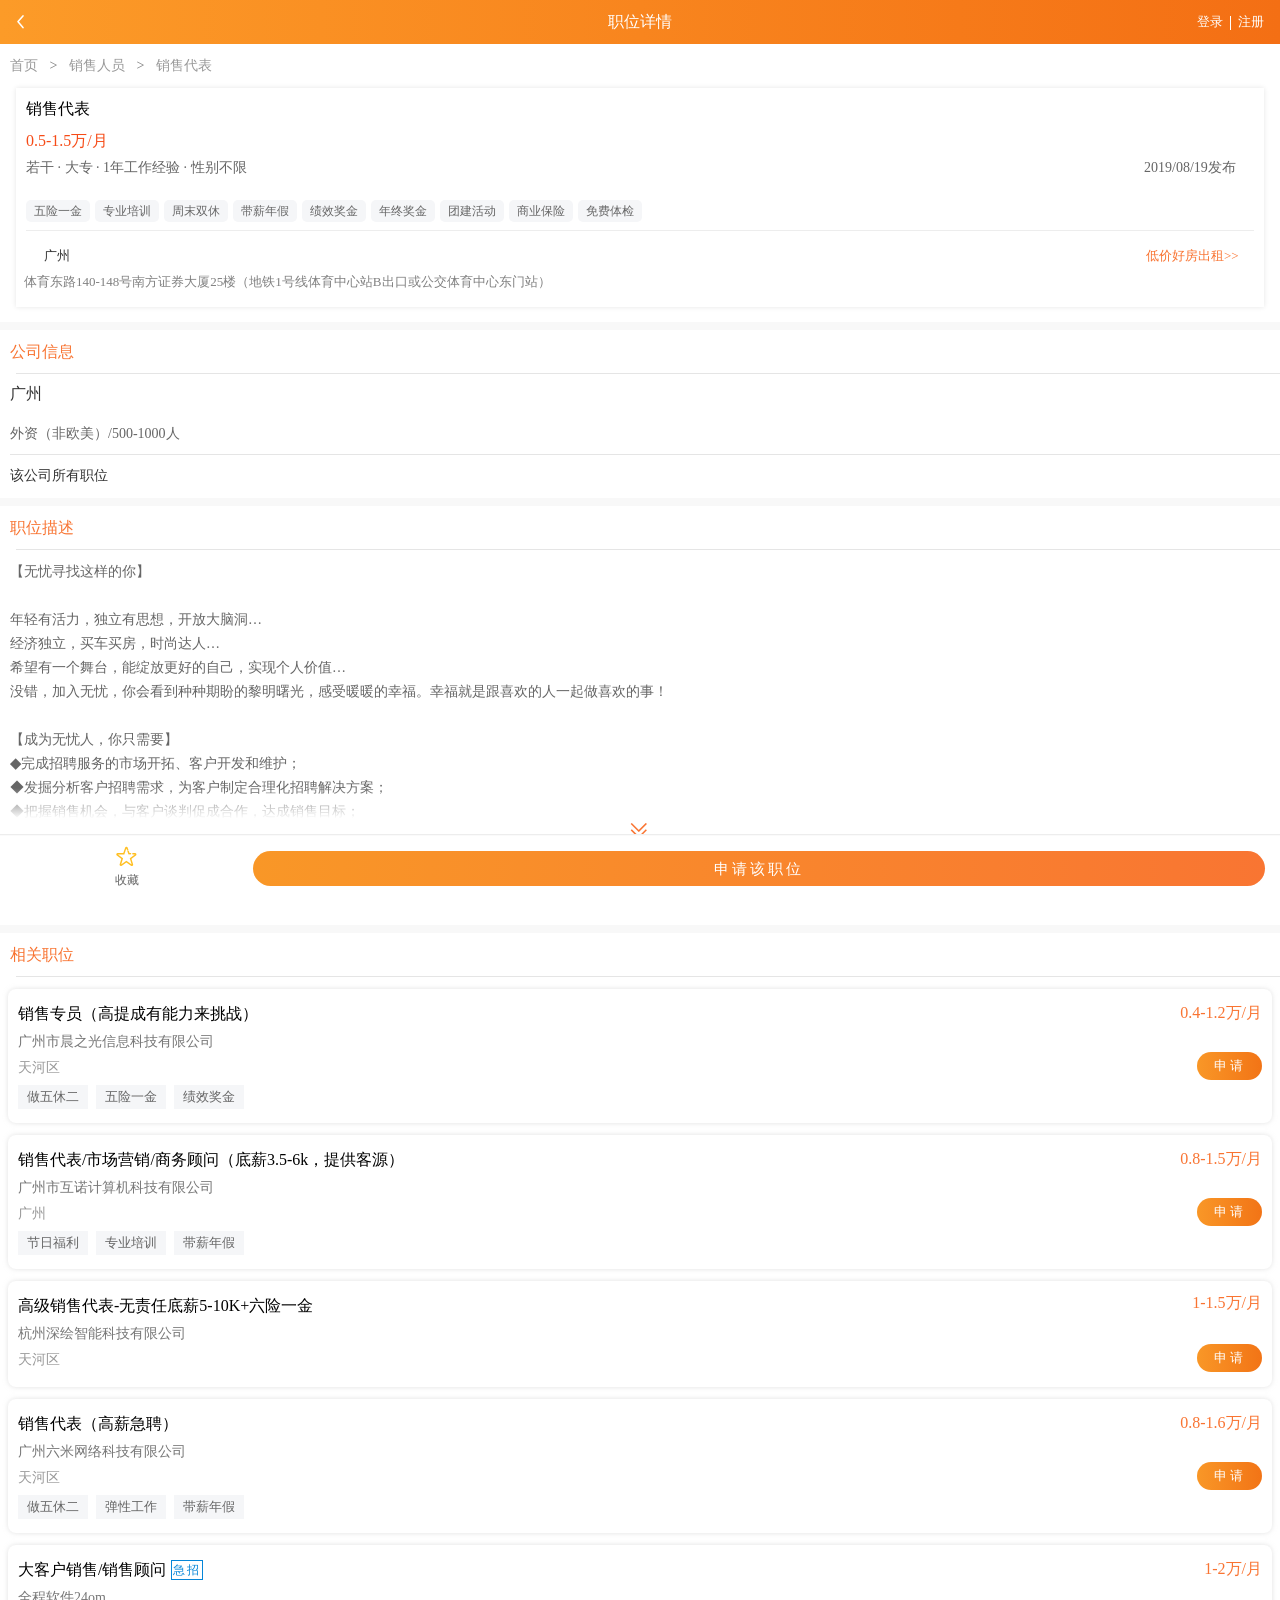
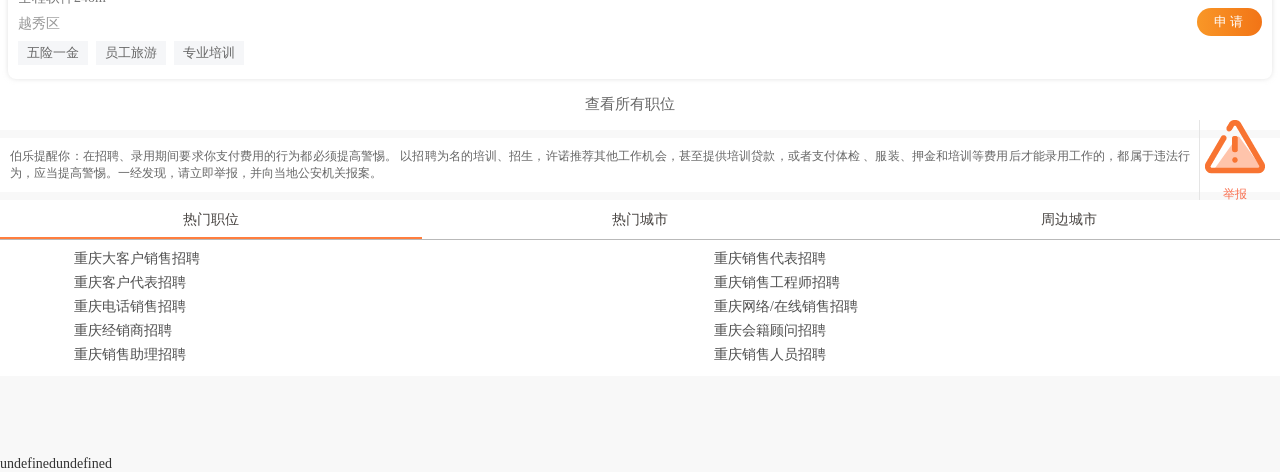
<file: public/jobdetail.html>
<!DOCTYPE html>
<html>
<head>
<meta charset="utf-8">
<meta content="telephone=no" name="format-detection">
<meta content="width=device-width, initial-scale=1.0, maximum-scale=1.0, minimum-scale=1.0, user-scalable=no" name="viewport">
<meta name="apple-mobile-web-app-capable" content="yes" />
<meta name="keyword" content="" />
<meta name="description" content="" />
<title></title>
<meta id="share" share_url="" sharetitle="" sharetxt="" />
<link rel="stylesheet" href="css/base.css">
<link rel="stylesheet" href="css/pop.css">
<link rel="stylesheet" href="css/list.css">
<link rel="stylesheet" href="css/datail.css">
<link rel="stylesheet" href="css/city.css">
<link rel="stylesheet" href="css/scroll.css">
<script type="text/javascript" src="js/zepto.js"></script>
<script type="text/javascript" src="js/jweixin-1.3.2.js"></script>
<script type="text/javascript" src="js/base.js"></script>
<script type="text/javascript">
    var _hmt = _hmt || [];
    (function() {
        var hm = document.createElement("script");
        hm.src = "js/hm.js";
        var s = document.getElementsByTagName("script")[0];
        s.parentNode.insertBefore(hm, s);
    })();

	var $_CONFIG = {};	
		$_CONFIG['domain'] = 'index.html';		
		$_CONFIG['imgpath'] = 'img';
		$_CONFIG['jspath'] = 'js';
		$_CONFIG['template'] = 'index';
		$_CONFIG['islogin'] = '1';
		$_CONFIG['jobarea'] = '060000';
		$_CONFIG['jobareaname'] = '重庆';
		$_CONFIG['refresh_js'] = {"checkin_wx.js":"20181224","funtype_wx.js":"20171215","fun_wx.js":"20171215","inputsearch_wx.js":"20181224","resume_wx.js":"20171215","position_wx.js":"20171215","push_wx.js":"20171215","myapply_wx.js":"20171215","datadict_wx.js":"20171215","searchmore_wx.js":"20181224","apply_wx.js":"20171215","popwelfare_wx.js":"20171215","popsalary_wx.js":"20171215","popjobarea_wx.js":"20171215","popfuntype_wx.js":"20171215","expcheck_wx.js":"20180427","basecheck_wx.js":"20171215","pingbasecheck_wx.js":"20171215","schoolbasecheck_wx.js":"20171215","schoolexpcheck_wx.js":"20180427","sign_wx.js":"20171215","swiper_wx.js":"20180427","swiper-3.4.2.min.js":"20171215","zhaopin_wx.js":"20171215","getservice_wx.js":"20180427","lookrsm_wx.js":"20181224","uniondetail.js":"20181224","jweixin_wx.js":"20180528","zepto.js":"20170629","zepto.min.js":"20180119","swiper.min.js":"20180119","datadict_dg.js":"20170504","resumebindphone.js":"20181015","datadict.js":"20180119","resume.js":"20190305","base.js":"20181101","fun.js":"20190305","assistjob.js":"20170629","inputsearch.js":"20180427","my.js":"20190305","swiper.js":"20180427","jobsort.js":"20181224","swiper_v1.js":"20170707","searchmore.js":"20181224","swiperRoll.js":"20180913","alljob.js":"20170707","home.js":"20190305","searchlog_m.js":"20170504","datadict_m.js":"20170504","searchm.js":"20190819","jobhot_m.js":"20161207","screenm.js":"20180608","jobdetail.js":"20190819","rsmfun.js":"20170504","jobassist.js":"20180928","geolocation.js":"20170707","report.js":"20181224","indexgeo.js":"20181224","uppicture.js":"20180625","uploadhead.js":"20180119","popfuntype.js":"20190305","popfuntype_workexp.js":"20180119","popjobarea.js":"20190305","popmajor.js":"20180119","zhuanti.js":"20181224","mqdetail.js":"20180209","uploadpic_m.js":"20180427","homeinputsearch.js":"20190305","job_selection_switch.js":"20190621","edit_interest_wx":"20190621","resumepreview.js":"20190819","diagnose.js":"20190819","dd\/cert.js":"20160923","dd\/funtype.js":"20180608","dd\/hotcityall.js":"20170707","dd\/indtype.js":"20171208","dd\/jobarea.js":"20171208","dd\/major.js":"20181113","dd\/salary_area.js":"20170707","dd\/salary_funtype.js":"20170707","dd\/salary_indtype.js":"20170707","dd\/welfare.js":"20170623","dd\/workyear.js":"20170707","dd\/salary.js":"20170110","dd\/line.js":"20181112","dd\/jobterm.js":"20170707","dd\/issuedate.js":"20170707","dd\/hotlandmark.js":"20170708","dd\/funtype_dg.js":"20170505","dd\/degree.js":"20170707","dd\/d_mobile_landmark.js":"20180608","dd\/cotype.js":"20171208","dd\/cosize.js":"20170707","dd\/areapart.js":"20171208","dd\/swiperRoll.js":"20170707","dd\/condition.js":"20180209","dd\/funtype_wx.js":"20171113","dd\/funtype_rsm.js":"20180119"};
		$_CONFIG['ip'] = '223.104.250.177';
		$_CONFIG['guid'] = '15658671738407620014';
		$_CONFIG['domain_s'] = 'index.html';
		$_CONFIG['c'] = '';
		$_CONFIG['deeplinkid'] = '';
</script>
</head>
<body>
	<div class="head">
		<a href="myapply.html" class="goback"></a>职位详情
		<p class="lg"><a href="user.html">登录</a>
			<a href="user.html">注册</a>
		</p>
	</div>
	<nav id="breadnav" class="at">
		<a href="index.html">首页</a>
		<span>&gt;</span>
		<a href="#">销售人员</a>
		<span>&gt;</span>
		<a href="#">销售代表</a>
	</nav>
	<section class="pinfo">
	<div class="pin">
	<section class="wbox">
		<div class="ltle jname">
			销售代表</div>
		<div class="tent">
		<strong class="bb at">0.5-1.5万/月</strong>	
		</div>
	</section>

	<section class="pbox p3">
		<div class="e e1">
			<div class="ask at">
			若干 · 大专 · 1年工作经验 · 性别不限<span class="time at">2019/08/19发布</span>		
			</div>
		</div>	
		<section class="pbox p3 p4">
			<div class="tag">
				<span>五险一金</span>
				<span>专业培训</span>
				<span>周末双休</span>
				<span>带薪年假</span>
				<span>绩效奖金</span>
				<span>年终奖金</span>
				<span>团建活动</span>
				<span>商业保险</span>
				<span>免费体检</span>
			</div>
		</section>
                <section class="gza">
			<div class="gzin">
				<p class="g1_m">广州</p>
				<a class="ad" href="#" rel="nofollow">低价好房出租>></a>
			</div>
			<!-- 地图 -->
			<a href="#">
				<p class="gz2">体育东路140-148号南方证券大厦25楼（地铁1号线体育中心站B出口或公交体育中心东门站）</p>
			</a>
		</section>
		
	</section>
       

</div>
</section>

	<section class="pbox p2">
		<div class="e line1 djob"><span>公司信息</span></div>
	</section>

	<section class="wbox w2">
		<!-- 公司详情 -->
        <a href="#" class="e tjob at">
		<input type="hidden" id="phoneshow" value="">
		<div class="at cominfo ctitle">广州</div><p class="cominfo">外资（非欧美）/500-1000人</p>        </a>
		<div class="pbox linet">
			<!-- 公司详情    必写 -->
			<a msg="JOBDETAIL" href="#" class="e e1 g_m">该公司所有职位</a>
		</div>
	</section>

	<section class="pbox p2">
		<div class="e line1 djob"><span>职位描述</span></div>
	</section>

	<section class="wbox">
		<div class="word">
			<div class="aox aox1">
				<article>
					<p>
						<b>【无忧寻找这样的你】</b>
					</p>
					<p>&nbsp;&nbsp;</p>
					<p>年轻有活力，独立有思想，开放大脑洞…</p>
					<p>经济独立，买车买房，时尚达人…</p>
					<p>希望有一个舞台，能绽放更好的自己，实现个人价值…</p>
				<p>没错，加入无忧，你会看到种种期盼的黎明曙光，感受暖暖的幸福。幸福就是跟喜欢的人一起做喜欢的事！</p>
				<p>&nbsp;&nbsp;</p>
				<p><b>【成为无忧人，你只需要】</b></p>
				<p><strong>◆</strong>完成招聘服务的市场开拓、客户开发和维护；&nbsp;</p>
				<p>◆发掘分析客户招聘需求，为客户制定合理化招聘解决方案；&nbsp;</p>
				<p>◆把握销售机会，与客户谈判促成合作，达成销售目标；&nbsp;</p>
				<p>◆主动维护新老客户关系，快速有效解决客户的咨询、疑问、投诉、建议及反馈，提高客户满意度；&nbsp;</p>
				<p>◆挖掘自身潜力，收集一线营销信息、用户意见、市场信息、竞争方信息；&nbsp;</p>
				<p>◆执行公司的销售策略及政策，积极向公司提出参考意见，维护企业形象。</p>
				<p><strong><br><b>【成为无忧人，你只要符合】<br>
				</b>
			</strong>
		</p>
				<p>◆大专及以上学历，本科优先；&nbsp;</p>
				<p>◆1年以上销售相关工作经验；</p>
				<p>◆热爱销售工作，愿意从事销售岗位工作；&nbsp;</p>
				<p>◆有成功欲望，进取心/责任心强，能承受工作压力；&nbsp;</p>
				<p>◆普通话流利，思维敏捷，有良好的沟通能力。</p><p><br></p>
				<p><b>【我们能为你提供】</b><p>
					<p><strong>1、行业一流的培训体系，快人一步的职业起点</strong></p>
					<p>◆脚踏实地的你</p><p>销售培训：业务流程、公司文化、产品知识、销售技能，帮助你快速入行！</p>
					<p>晋升方向：岗位实习-销售起步-销售进阶-销售精英</p>
					<p>◆壮志凌云的你</p><p>管理培训：导师制、领导力、思考力、选育用留，帮助你管人管事！</p>
					<p>晋升方向：优才计划-初级管理-中级管理-高级管理</p>
					<p>◆厚积薄发的你</p>
					<p>根据个人兴趣，你可以通过无忧夜校、达人分享、读书会、演讲辩论、名企访谈、高管午餐会、筹划年会等多种形式，打开视野，提升个人职场综合能力。</p>
					<p>&nbsp;</p><p><strong>2、“越努力，越幸运”的薪酬福利</strong></p>
					<p>◆有竞争力的无责任起薪，有激励性的丰厚提成，定期调薪，年度奖金；</p>
					<p>◆六险一金，年度体检，为健康保驾护航；</p>
					<p>◆高于法定的带薪年假，带薪病假及其他法定假期；</p>
					<p>◆工作日认真努力工作，双休日简单有趣玩乐；</p>
					<p>◆节日福利多多，团队活动丰富。</p>				</article>
				<div class="art_more"><p></p><span></span></div>
					<div class="appbut">
						<a href="#" class="ab">打开App查看详情</a>
				</div>
			</div>
		</div>
	</section>
		<section class="pbox p2">
		<div class="e line1 djob"><span>相关职位</span></div>
	</section>
	
	<section class="job_list job_list1">
		<a class="e jx" href="jobdetail.html">
			<div class="l_box"><strong class="mq"><span>销售专员（高提成有能力来挑战）</span>
			</strong>
			<i class="c_light m_num">0.4-1.2万/月</i>
			<button class="but but1 b_light apply_job"  value="109259430">申请</button>
			<aside class="add_area clearfix">
				<span class="gs gs1">广州市晨之光信息科技有限公司</span><br>
				<span class="dq dq1">天河区</span></aside><div class="tag1">
					<span>做五休二</span>
					<span>五险一金</span>
					<span>绩效奖金</span>
				</div>
			</div>
		</a>
		<a class="e jx" href="jobdetail.html">
			<div class="l_box"><strong class="mq">
				<span>销售代表/市场营销/商务顾问（底薪3.5-6k，提供客源）</span>
			</strong>
			<i class="c_light m_num">0.8-1.5万/月</i>
			<button class="but but1 b_light apply_job"  value="86108108">申请</button>
			<aside class="add_area clearfix">
				<span class="gs gs1">广州市互诺计算机科技有限公司</span><br>
				<span class="dq dq1">广州</span></aside>
				<div class="tag1">
					<span>节日福利</span>
					<span>专业培训</span>
					<span>带薪年假</span>
				</div>
			</div>
		</a>
		<a class="e jx" href="jobdetail.html">
			<div class="l_box"><strong class="mq">
				<span>高级销售代表-无责任底薪5-10K+六险一金</span>
			</strong>
			<i class="c_light m_num">1-1.5万/月</i>
			<button class="but but1 b_light apply_job"  value="114135572">申请</button>
			<aside class="add_area clearfix">
				<span class="gs gs1">杭州深绘智能科技有限公司</span><br>
				<span class="dq dq1">天河区</span>
			</aside>
		</div>
	</a>
	<a class="e jx" href="jobdetail.html">
		<div class="l_box">
			<strong class="mq">
				<span>销售代表（高薪急聘）</span>
			</strong>
			<i class="c_light m_num">0.8-1.6万/月</i>
			<button class="but but1 b_light apply_job"  value="72779323">申请</button>
			<aside class="add_area clearfix">
				<span class="gs gs1">广州六米网络科技有限公司</span><br>
				<span class="dq dq1">天河区</span></aside><div class="tag1">
					<span>做五休二</span>
					<span>弹性工作</span>
					<span>带薪年假</span>
				</div>
			</div>
		</a>
		<a class="e jx" href="jobdetail.html">
			<div class="l_box">
				<strong class="mq">
					<span>大客户销售/销售顾问</span>
					<em class="jz">急招</em>
				</strong>
				<i class="c_light m_num">1-2万/月</i>
				<button class="but but1 b_light apply_job"  value="114229654">申请</button>
				<aside class="add_area clearfix">
					<span class="gs gs1">全程软件24om</span><br>
					<span class="dq dq1">越秀区</span>
				</aside>
				<div class="tag1">
					<span>五险一金</span>
					<span>员工旅游</span>
					<span>专业培训</span>
				</div>
			</div>
		</a>
		<div class="detail_more clearbox dm1">
            <a class="lmore searchmore" value="54832720">查看所有职位</a>
		</div>
	</section>
	
<div class="p_mind m_t8 p_mind1">
	伯乐提醒你：在招聘、录用期间要求你支付费用的行为都必须提高警惕。 以招聘为名的培训、招生，许诺推荐其他工作机会，甚至提供培训贷款，或者支付体检 、服装、押金和培训等费用后才能录用工作的，都属于违法行为，应当提高警惕。一经发现，请立即举报，并向当地公安机关报案。
	<!--  -->
    <a href="#" class="alert">
        <img src="img/index/minggi/log/jg.png"  alt="">
        <p>举报</p>
    </a>
</div>


<div class="an_area" style="display:none;">
    <div class="an_del"></div>
    <div class="an_pic"></div>
</div>
<section class="lop" style="display:block">
    <p class="l_re no">
		<span class="bb s1" value="54832720">收藏</span>
		<button class="but b_big b_light s2 apply_onejob onejob" value="54832720">申请该职位</button>
	</section>
<a id="urlsceme" style="display:none;" href=""></a>
    <section id="nl">
						<p class="name">
							<span>热门职位</span>
							<span>热门城市</span>
							<span>周边城市</span>
						</p>
						<p class="lne">
						<span></span>
					</p>
					<div class="box" style="border:none">
						<div class="swiper-container">
							<div class="swiper-wrapper">
								<div class="swiper-slide">
									<a class="at" href="#">重庆大客户销售招聘</a>
									<a class="at" href="#">重庆销售代表招聘</a>
									<a class="at" href="#">重庆客户代表招聘</a>
									<a class="at" href="#">重庆销售工程师招聘</a>
									<a class="at" href="#">重庆电话销售招聘</a>
									<a class="at" href="#">重庆网络/在线销售招聘</a>
									<a class="at" href="#">重庆经销商招聘</a>
									<a class="at" href="#">重庆会籍顾问招聘</a>
									<a class="at" href="#">重庆销售助理招聘</a>
									<a class="at" href="#">重庆销售人员招聘</a>
									<div class="clear"></div>
								</div>
								<div class="swiper-slide">
									<a class="at" href="#">上海销售代表招聘</a>
									<a class="at" href="#">北京销售代表招聘</a>
									<a class="at" href="#">深圳销售代表招聘</a>
									<a class="at" href="#">广州销售代表招聘</a>
									<a class="at" href="#">武汉销售代表招聘</a>
									<a class="at" href="#">杭州销售代表招聘</a>
									<a class="at" href="#">成都销售代表招聘</a>
									<a class="at" href="#">南京销售代表招聘</a>
									<a class="at" href="#">天津销售代表招聘</a>
									<a class="at" href="#">西安销售代表招聘</a>
									<div class="clear"></div>
								</div>
								<div class="swiper-slide">
									<a class="at" href="#">广安人才招聘</a>
									<a class="at" href="#">泸州人才招聘</a>
									<a class="at" href="#">内江人才招聘</a>
									<a class="at" href="#">南充人才招聘</a>
									<a class="at" href="#">遂宁人才招聘</a>
									<a class="at" href="#">自贡人才招聘</a>
									<a class="at" href="#">资阳人才招聘</a>
									<a class="at" href="#">宜宾人才招聘</a>
									<a class="at" href="#">达州人才招聘</a>
									<a class="at" href="#">遵义人才招聘</a>
									<a class="at" href="#">巴中人才招聘</a>
									<div class="clear"></div>
					</div>
				</div>
				</div>
			</div>
		</section>
		 <div class="g80"></div>	
		 <!-- <div id="shadow" style="display:none;"></div>  -->
		 <script type="text/javascript" src="js/fun.js"></script>
	<script type="text/javascript" src="js/datadict.js"></script>
	<script type="text/javascript" src="js/jobdetail.js"></script>
	<script type="text/javascript" src="js/swiper.js"></script> 
	
	<script src="js/trackData.js" type="text/javascript"></script>
</body>
</html>
</file>
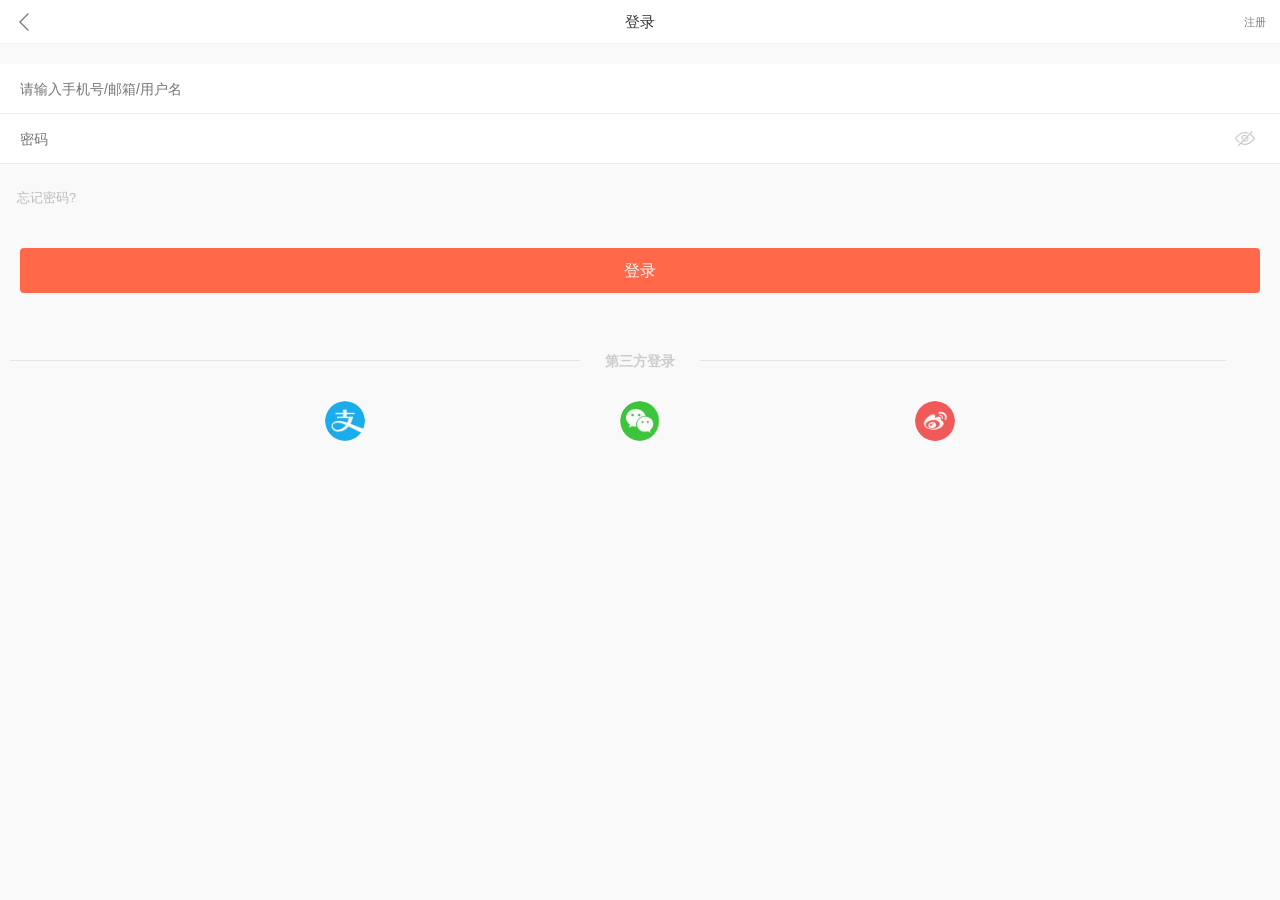
<file: public/login.html>
<!DOCTYPE html>
<html>
    <head>
        <meta charset="UTF-8">
        <title>用户登录</title>
        <meta content="width=device-width,initial-scale=1.0,maximum-scale=1.0,user-scalable=0" name="viewport"/>
        <meta content="yes" name="apple-mobile-web-app-capable"/>
        <meta content="black" name="apple-mobile-web-app-status-bar-style"/>
        <meta content="telephone=no" name="format-detection"/>
        <link href="css/login.css" rel="stylesheet" type="text/css"/>
        <script type="text/javascript" src="js/jquery.min.js"></script>

    </head>
    <body>

       

        <section class="aui-flexView">
            <header class="aui-navBar aui-navBar-fixed b-line">
                <a href="javascript:;" class="aui-navBar-item" onclick="javascript:history.back(-1);">
                    <i class="icon icon-return"></i>
                </a>
                <div class="aui-center">
                    <span class="aui-center-title">登录</span>
                </div>
                <a href="register.html" class="aui-navBar-item">
                    <i class="icon icon-sys"></i>注册
                </a>
            </header>
            <section class="aui-scrollView">
                <div class="aui-code-box">
                    <form  id="form" onsubmit="return false">
                        <p class="aui-code-line">
                            <input type="text" class="aui-code-line-input" value="" name="account" id="account" autocomplete="off" placeholder="请输入手机号/邮箱/用户名"/>
                        </p>
                        <p class="aui-code-line aui-code-line-clear">
							
                            <i class="aui-show  operate-eye-open"></i>
                            <input type="password" class="aui-code-line-input password" name="password" id="password" placeholder="密码" value="">
                        </p>
                        <div class="aui-flex-links">
                           <!-- <a href="javascript:;">
                                <label class="cell-right">
                                    <input type="checkbox" value="1" name="checkbox">
                                    <i class="cell-checkbox-icon"></i>记住密码
                                </label>
                            </a> -->
                            <a href="javascript:;">忘记密码?</a>
                        </div>
                        <div class="aui-code-btn">
                            <button id="login_btu">登录</button>
                        </div>
                    </form>
                </div>
                <div class="aui-login-line">
                    <h2>第三方登录</h2>
                </div>
                <div class="aui-login-armor">
                    <a href="javascript:;" class="aui-tabBar-item">
                        <img src="images/icon-sin-001.png" alt="">
                    </a>
                    <a href="javascript:;" class="aui-tabBar-item">
                        <img src="images/icon-sin-002.png" alt="">
                    </a>
                    <a href="javascript:;" class="aui-tabBar-item">
                        <img src="images/icon-sin-003.png" alt="">
                    </a>
                </div>
            </section>
        </section>
		
        <script type="text/javascript" src="js/login.js"></script>

    </body>
</html>
</file>
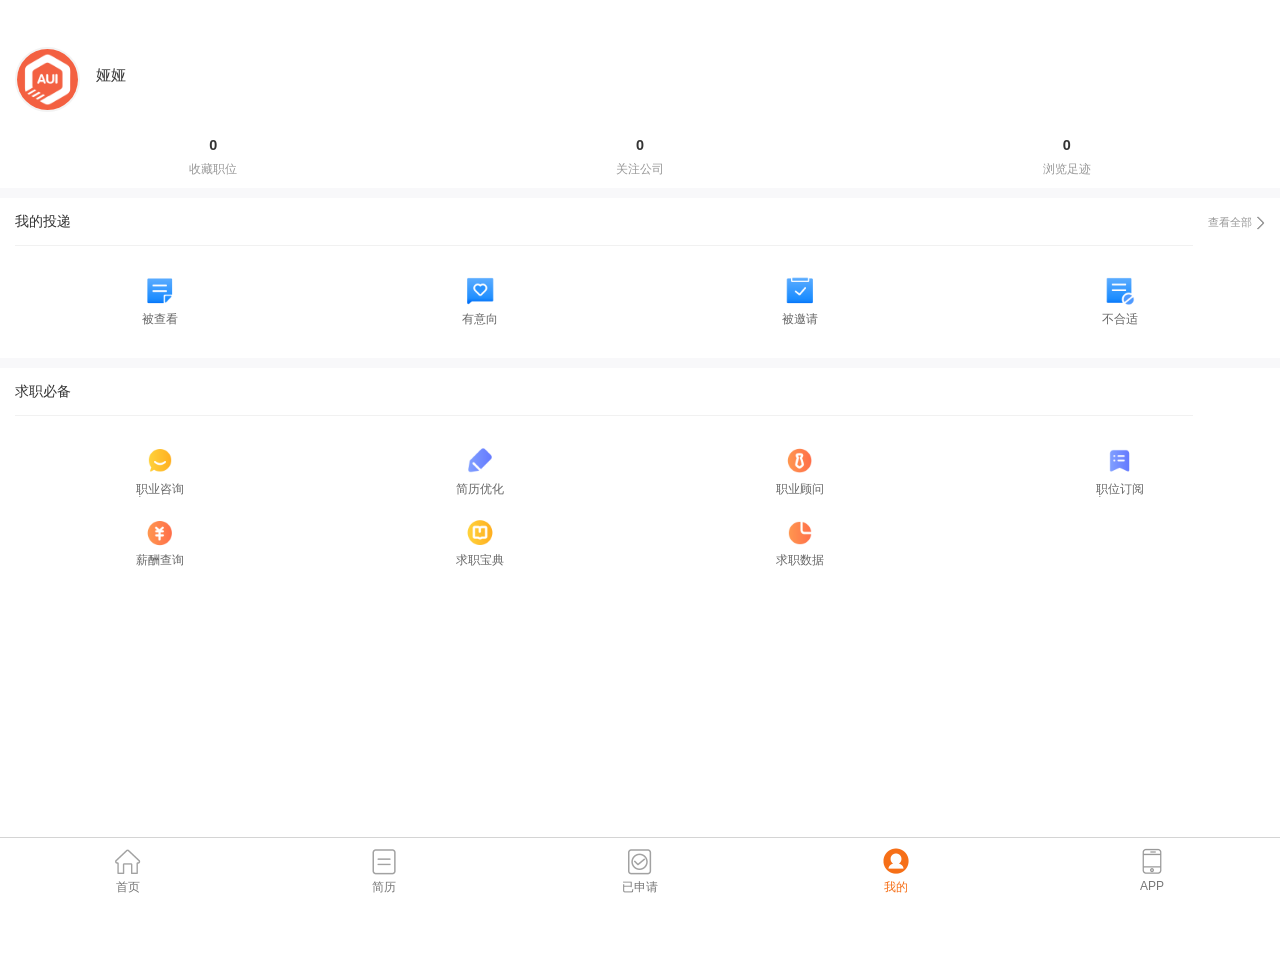
<file: public/my.html>
<!DOCTYPE html>
<html>
<head>
<meta charset="utf-8">
<meta content="telephone=no" name="format-detection">
<meta content="width=device-width, initial-scale=1.0, maximum-scale=1.0, minimum-scale=1.0, user-scalable=no" name="viewport">
<meta name="apple-mobile-web-app-capable" content="yes" />
<meta name="keyword" content="" />
<meta name="description" content="" />
<title></title>
<meta id="share" share_url="" sharetitle="" sharetxt="" share_img=""/>
<link rel="stylesheet" href="css/base.css">
<link rel="stylesheet" href="css/base.css">
<link rel="stylesheet" href="css/pop.css">
<link rel="stylesheet" href="css/form.css">
<link rel="stylesheet" href="css/registration.css">
<link rel="stylesheet" href="css/city.css">
<link rel="stylesheet" href="css/style.css">
<script type="text/javascript" src="js/zepto.js"></script>
<script type="text/javascript" src="js/jweixin-1.3.2.js"></script>
<script type="text/javascript" src="js/base.js"></script>
 <script type="text/javascript" src="js/exif.js"></script> 

 <script type="text/javascript">
    var _hmt = _hmt || [];
    (function() {
        var hm = document.createElement("script");
        hm.src = "js/hm.js";
        var s = document.getElementsByTagName("script")[0];
        s.parentNode.insertBefore(hm, s);
    })();

	var $_CONFIG = {};	
		$_CONFIG['domain'] = 'index.html';		
		$_CONFIG['imgpath'] = 'img';
		$_CONFIG['jspath'] = 'js';
		$_CONFIG['template'] = 'index';
		$_CONFIG['islogin'] = '1';
		$_CONFIG['jobarea'] = '060000';
		$_CONFIG['jobareaname'] = '重庆';
		$_CONFIG['refresh_js'] = {"checkin_wx.js":"20181224","funtype_wx.js":"20171215","fun_wx.js":"20171215","inputsearch_wx.js":"20181224","resume_wx.js":"20171215","position_wx.js":"20171215","push_wx.js":"20171215","myapply_wx.js":"20171215","datadict_wx.js":"20171215","searchmore_wx.js":"20181224","apply_wx.js":"20171215","popwelfare_wx.js":"20171215","popsalary_wx.js":"20171215","popjobarea_wx.js":"20171215","popfuntype_wx.js":"20171215","expcheck_wx.js":"20180427","basecheck_wx.js":"20171215","pingbasecheck_wx.js":"20171215","schoolbasecheck_wx.js":"20171215","schoolexpcheck_wx.js":"20180427","sign_wx.js":"20171215","swiper_wx.js":"20180427","swiper-3.4.2.min.js":"20171215","zhaopin_wx.js":"20171215","getservice_wx.js":"20180427","lookrsm_wx.js":"20181224","uniondetail.js":"20181224","jweixin_wx.js":"20180528","zepto.js":"20170629","zepto.min.js":"20180119","swiper.min.js":"20180119","datadict_dg.js":"20170504","resumebindphone.js":"20181015","datadict.js":"20180119","resume.js":"20190305","base.js":"20181101","fun.js":"20190305","assistjob.js":"20170629","inputsearch.js":"20180427","my.js":"20190305","swiper.js":"20180427","jobsort.js":"20181224","swiper_v1.js":"20170707","searchmore.js":"20181224","swiperRoll.js":"20180913","alljob.js":"20170707","home.js":"20190305","searchlog_m.js":"20170504","datadict_m.js":"20170504","searchm.js":"20190819","jobhot_m.js":"20161207","screenm.js":"20180608","jobdetail.js":"20190819","rsmfun.js":"20170504","jobassist.js":"20180928","geolocation.js":"20170707","report.js":"20181224","indexgeo.js":"20181224","uppicture.js":"20180625","uploadhead.js":"20180119","popfuntype.js":"20190305","popfuntype_workexp.js":"20180119","popjobarea.js":"20190305","popmajor.js":"20180119","zhuanti.js":"20181224","mqdetail.js":"20180209","uploadpic_m.js":"20180427","homeinputsearch.js":"20190305","job_selection_switch.js":"20190621","edit_interest_wx":"20190621","resumepreview.js":"20190819","diagnose.js":"20190819","dd\/cert.js":"20160923","dd\/funtype.js":"20180608","dd\/hotcityall.js":"20170707","dd\/indtype.js":"20171208","dd\/jobarea.js":"20171208","dd\/major.js":"20181113","dd\/salary_area.js":"20170707","dd\/salary_funtype.js":"20170707","dd\/salary_indtype.js":"20170707","dd\/welfare.js":"20170623","dd\/workyear.js":"20170707","dd\/salary.js":"20170110","dd\/line.js":"20181112","dd\/jobterm.js":"20170707","dd\/issuedate.js":"20170707","dd\/hotlandmark.js":"20170708","dd\/funtype_dg.js":"20170505","dd\/degree.js":"20170707","dd\/d_mobile_landmark.js":"20180608","dd\/cotype.js":"20171208","dd\/cosize.js":"20170707","dd\/areapart.js":"20171208","dd\/swiperRoll.js":"20170707","dd\/condition.js":"20180209","dd\/funtype_wx.js":"20171113","dd\/funtype_rsm.js":"20180119"};
		$_CONFIG['ip'] = '223.104.250.177';
		$_CONFIG['guid'] = '15658671738407620014';
		$_CONFIG['domain_s'] = 'index.html';
		$_CONFIG['c'] = '';
		$_CONFIG['deeplinkid'] = '';
</script>
</head>
<body>
		<section class="aui-scrollView">
			<div class="aui-flex">
				<div class="aui-flex-users">
					<img src="img/index/minggi/log/user-logo-003.png" alt="">
				</div>
				<div class="aui-flex-box">
					<h2>娅娅</h2>
				</div>
			</div>
			<div class="aui-purge">
				<a href="javascript:;" class="aui-purge-item">
					<h3>0</h3>
					<p>收藏职位</p>
				</a>
				<a href="javascript:;" class="aui-purge-item">
					<h3>0</h3>
					<p>关注公司</p>
				</a>
				<a href="javascript:;" class="aui-purge-item">
					<h3>0</h3>
					<p>浏览足迹</p>
				</a>
			</div>
			<div class="divHeight"></div>
			<div class="aui-flex b-line">
				<div class="aui-flex-box">
					<p>我的投递</p>
				</div>
				<div class="aui-arrow-text">
					<p>查看全部</p>
				</div>
			</div>
			<div class="aui-purge aui-purge-one">
				<a href="javascript:;" class="aui-purge-item">
					<div class="aui-purge-item-icon">
						<img src="img/index/minggi/log/icon-item-1.png" alt="">
					</div>
					<p>被查看</p>
				</a>
				<a href="javascript:;" class="aui-purge-item">
					<div class="aui-purge-item-icon">
						<img src="img/index/minggi/log/icon-item-2.png" alt="">
					</div>
					<p>有意向</p>
				</a>
				<a href="javascript:;" class="aui-purge-item">
					<div class="aui-purge-item-icon">
						<img src="img/index/minggi/log/icon-item-3.png" alt="">
					</div>
					<p>被邀请</p>
				</a>
				<a href="javascript:;" class="aui-purge-item">
					<div class="aui-purge-item-icon">
						<img src="img/index/minggi/log/icon-item-4.png" alt="">
					</div>
					<p>不合适</p>
				</a>

			</div>
			<div class="divHeight"></div>
			<div class="aui-flex b-line">
				<div class="aui-flex-box">
					<p>求职必备</p>
				</div>

			</div>
			<div class="aui-purge aui-purge-one">
				<a href="javascript:;" class="aui-purge-item">
					<div class="aui-purge-item-icon">
						<img src="img/index/minggi/log/icon-item-5.png" alt="">
					</div>
					<p>ְ职业咨询</p>
				</a>
				<a href="javascript:;" class="aui-purge-item">
					<div class="aui-purge-item-icon">
						<img src="img/index/minggi/log/icon-item-6.png" alt="">
					</div>
					<p>简历优化</p>
				</a>
				<a href="javascript:;" class="aui-purge-item">
					<div class="aui-purge-item-icon">
						<img src="img/index/minggi/log/icon-item-7.png" alt="">
					</div>
					<p>职业顾问</p>
				</a>
				<a href="javascript:;" class="aui-purge-item">
					<div class="aui-purge-item-icon">
						<img src="img/index/minggi/log/icon-item-8.png" alt="">
					</div>
					<p>ְ职位订阅</p>
				</a>
				<a href="javascript:;" class="aui-purge-item">
					<div class="aui-purge-item-icon">
						<img src="img/index/minggi/log/icon-item-9.png" alt="">
					</div>
					<p>薪酬查询</p>
				</a>
				<a href="javascript:;" class="aui-purge-item">
					<div class="aui-purge-item-icon">
						<img src="img/index/minggi/log/icon-item-10.png" alt="">
					</div>
					<p>求职宝典</p>
				</a>
				<a href="javascript:;" class="aui-purge-item">
					<div class="aui-purge-item-icon">
						<img src="img/index/minggi/log/icon-item-11.png" alt="">
					</div>
					<p>求职数据</p>
				</a>
			</div>
		</section>
			<div class="g80"></div>
        <section class="btmtab" id="mddbtmtab">
            <a class="i1 " href="index.html">首页</a>
            <a class="i2" href="resume.html">简历</a>
            <a class="i3" href="myapply.html">已申请</a>
            <a class="i4 on" href="my.html">我的</a>
            <a class="i5" href="javascript:bottomOpenApp();">APP</a>
        </section>
	<div id="shadow" style="display:none;"></div>
	<script type="text/javascript" src="js/fun.js"></script>
	<script type="text/javascript" src="js/datadict.js"></script>
	<script type="text/javascript" src="js/my.js"></script>	
	<script src="js/trackData.js" type="text/javascript"></script>

<script type="text/javascript">
    var time        = '1566571644910';
    var pagecode    = '30299';
    var cusParam    = "116167726151mdd_m0m.51mdd.com";
    var param   = 'VerType=3&webId=2&logTime=' + time + '&ip=' + $_CONFIG['ip'] + '&guid=' + $_CONFIG['guid'] + '&domain=m.51mdd.com&pageCode=' + pagecode + '&cusParam=' + cusParam;
    _tkd.push(['_trackPageView',param]);
</script>
	
</body>

</html>
</file>
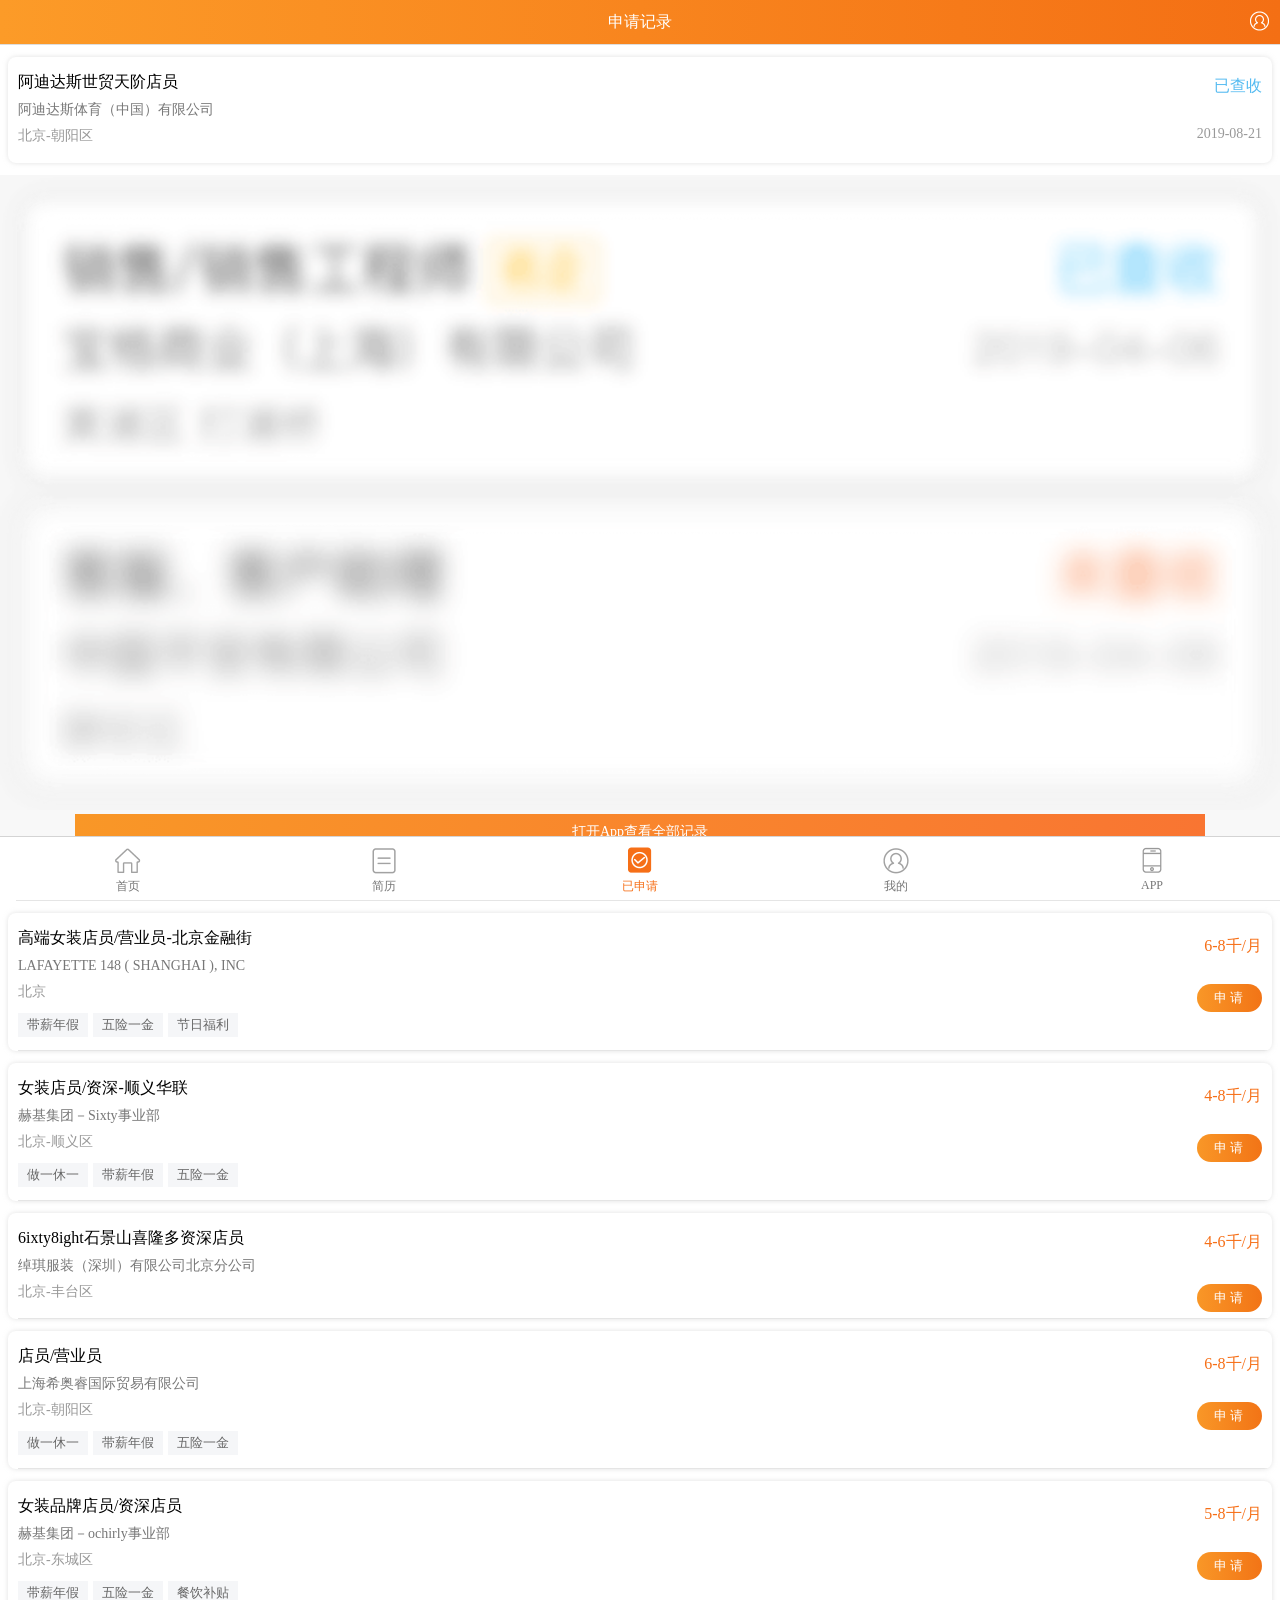
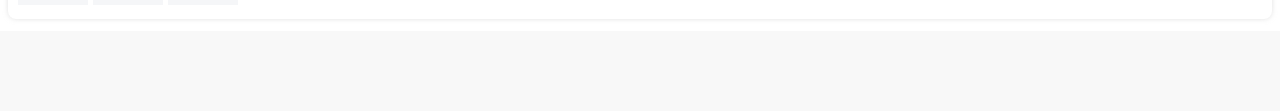
<file: public/myapply.html>
<!DOCTYPE html>
<html>
<head>
<meta charset="utf-8">
<meta content="telephone=no" name="format-detection">
<meta content="width=device-width, initial-scale=1.0, maximum-scale=1.0, minimum-scale=1.0, user-scalable=no" name="viewport">
<meta name="apple-mobile-web-app-capable" content="yes" />
<meta name="keyword" content="" />
<meta name="description" content="" />
<title></title>
<meta id="share" share_url="" sharetitle="" sharetxt="" share_img=""/>
<link rel="stylesheet" href="css/base.css">
<link rel="stylesheet" href="css/pop.css">
<link rel="stylesheet" href="css/list.css">
<link rel="stylesheet" href="css/datail.css">
<link rel="stylesheet" href="css/city.css">
<script type="text/javascript" src="js/zepto.js"></script>
<!-- <script type="text/javascript" src="js/jweixin-1.3.2.js"></script>
<script type="text/javascript" src="js/base.js"></script> -->
<script type="text/javascript">
    var _hmt = _hmt || [];
    (function() {
        var hm = document.createElement("script");
        hm.src = "js/hm.js";
        var s = document.getElementsByTagName("script")[0];
        s.parentNode.insertBefore(hm, s);
    })();

	var $_CONFIG = {};	
		$_CONFIG['domain'] = 'index.html';		
		$_CONFIG['imgpath'] = 'img';
		$_CONFIG['jspath'] = 'js';
		$_CONFIG['template'] = 'index';
		$_CONFIG['islogin'] = '1';
		$_CONFIG['jobarea'] = '060000';
		$_CONFIG['jobareaname'] = '重庆';
		$_CONFIG['refresh_js'] = {"checkin_wx.js":"20181224","funtype_wx.js":"20171215","fun_wx.js":"20171215","inputsearch_wx.js":"20181224","resume_wx.js":"20171215","position_wx.js":"20171215","push_wx.js":"20171215","myapply_wx.js":"20171215","datadict_wx.js":"20171215","searchmore_wx.js":"20181224","apply_wx.js":"20171215","popwelfare_wx.js":"20171215","popsalary_wx.js":"20171215","popjobarea_wx.js":"20171215","popfuntype_wx.js":"20171215","expcheck_wx.js":"20180427","basecheck_wx.js":"20171215","pingbasecheck_wx.js":"20171215","schoolbasecheck_wx.js":"20171215","schoolexpcheck_wx.js":"20180427","sign_wx.js":"20171215","swiper_wx.js":"20180427","swiper-3.4.2.min.js":"20171215","zhaopin_wx.js":"20171215","getservice_wx.js":"20180427","lookrsm_wx.js":"20181224","uniondetail.js":"20181224","jweixin_wx.js":"20180528","zepto.js":"20170629","zepto.min.js":"20180119","swiper.min.js":"20180119","datadict_dg.js":"20170504","resumebindphone.js":"20181015","datadict.js":"20180119","resume.js":"20190305","base.js":"20181101","fun.js":"20190305","assistjob.js":"20170629","inputsearch.js":"20180427","my.js":"20190305","swiper.js":"20180427","jobsort.js":"20181224","swiper_v1.js":"20170707","searchmore.js":"20181224","swiperRoll.js":"20180913","alljob.js":"20170707","home.js":"20190305","searchlog_m.js":"20170504","datadict_m.js":"20170504","searchm.js":"20190819","jobhot_m.js":"20161207","screenm.js":"20180608","jobdetail.js":"20190819","rsmfun.js":"20170504","jobassist.js":"20180928","geolocation.js":"20170707","report.js":"20181224","indexgeo.js":"20181224","uppicture.js":"20180625","uploadhead.js":"20180119","popfuntype.js":"20190305","popfuntype_workexp.js":"20180119","popjobarea.js":"20190305","popmajor.js":"20180119","zhuanti.js":"20181224","mqdetail.js":"20180209","uploadpic_m.js":"20180427","homeinputsearch.js":"20190305","job_selection_switch.js":"20190621","edit_interest_wx":"20190621","resumepreview.js":"20190819","diagnose.js":"20190819","dd\/cert.js":"20160923","dd\/funtype.js":"20180608","dd\/hotcityall.js":"20170707","dd\/indtype.js":"20171208","dd\/jobarea.js":"20171208","dd\/major.js":"20181113","dd\/salary_area.js":"20170707","dd\/salary_funtype.js":"20170707","dd\/salary_indtype.js":"20170707","dd\/welfare.js":"20170623","dd\/workyear.js":"20170707","dd\/salary.js":"20170110","dd\/line.js":"20181112","dd\/jobterm.js":"20170707","dd\/issuedate.js":"20170707","dd\/hotlandmark.js":"20170708","dd\/funtype_dg.js":"20170505","dd\/degree.js":"20170707","dd\/d_mobile_landmark.js":"20180608","dd\/cotype.js":"20171208","dd\/cosize.js":"20170707","dd\/areapart.js":"20171208","dd\/swiperRoll.js":"20170707","dd\/condition.js":"20180209","dd\/funtype_wx.js":"20171113","dd\/funtype_rsm.js":"20180119"};
		$_CONFIG['ip'] = '223.104.250.177';
		$_CONFIG['guid'] = '15658671738407620014';
		$_CONFIG['domain_s'] = 'index.html';
		$_CONFIG['c'] = '';
		$_CONFIG['deeplinkid'] = '';
</script>
</head>
<body>
	<div class="head" id="tophead">
        <a href="javascript:history.go(-1);" class=""></a>申请记录
        <a class="yd yd1" href="index.html"></a>
    </div>
        <input type = "hidden" id="refer_name" value = "bottom"><div class="line"></div>
        <div class="job_list">
            <a class="e dt" href="jobdetail.html">
                <div class="l_box"><strong><span>阿迪达斯世贸天阶店员</span></strong>
                    <i class="c_blue">已查收</i>
                    <span class="time">2019-08-21</span>
                    <aside>
                        <span class="gs">阿迪达斯体育（中国）有限公司</span>
                        <span class="dq">北京-朝阳区</span>
                    </aside>
                </div>
            </a>
        </div>
        <div class="jpop">
            <img src="img/index/minggi/log/jpop.png" width="100%" alt="">
            <div class="appbut">
                <a href="#" class="ab" onclick="tryOpenAPP('miduoduo://home/show_job_apply','PM_MDD_H5_SQJL','dlmdd_mddh5_mddsqjl');">打开App查看全部记录</a>
            </div>
        </div>

<div id="commend">
    <div class="pbox p2 record">
        <div class="e e3 line1">
            <span>为您推荐</span>
            <i class="different changeAnother">换一批</i>
        </div>
    </div>
    <div class="job_list">
        <a class="e jx" href="jobdetail.html">
            <div class="l_box">
                <strong>
                    <span>高端女装店员/营业员-北京金融街</span>
                </strong>
                <i class="c_light">6-8千/月</i>
                <button class="but b_light applyJob" jobid="99209681">申请</button>
                <aside>
                    <span class="gs">LAFAYETTE 148 ( SHANGHAI ), INC</span>
                    <span class="dq">北京</span></aside><div class="tag">
                        <span>带薪年假</span><span>五险一金</span>
                        <span>节日福利</span>
                    </div>
                </div>
            </a>
            <a class="e jx" href="jobdetail.html">
                <div class="l_box">
                    <strong>
                        <span>女装店员/资深-顺义华联</span>
                    </strong>
                    <i class="c_light">4-8千/月</i>
                    <button class="but b_light applyJob" jobid="88650348">申请</button>
                    <aside>
                        <span class="gs">赫基集团－Sixty事业部</span>
                        <span class="dq">北京-顺义区</span>
                    </aside>
                    <div class="tag">
                        <span>做一休一</span>
                        <span>带薪年假</span>
                        <span>五险一金</span>
                    </div>
                </div>
            </a>
            <a class="e jx" href="jobdetail.html">
                <div class="l_box">
                    <strong>
                        <span>6ixty8ight石景山喜隆多资深店员</span>
                    </strong>
                    <i class="c_light">4-6千/月</i>
                    <button class="but b_light applyJob" jobid="114934956">申请</button>
                    <aside>
                        <span class="gs">绰琪服装（深圳）有限公司北京分公司</span>
                        <span class="dq">北京-丰台区</span>
                    </aside>
                </div>
            </a>
            <a class="e jx" href="jobdetail.html">
                <div class="l_box">
                    <strong>
                        <span>店员/营业员</span>
                    </strong>
                    <i class="c_light">6-8千/月</i>
                    <button class="but b_light applyJob" jobid="116335058">申请</button>
                    <aside><span class="gs">上海希奥睿国际贸易有限公司</span>
                        <span class="dq">北京-朝阳区</span>
                    </aside>
                    <div class="tag">
                        <span>做一休一</span>
                        <span>带薪年假</span>
                        <span>五险一金</span>
                    </div>
                </div>
            </a>
            <a class="e jx" href="jobdetail.html">
                <div class="l_box">
                    <strong>
                        <span>女装品牌店员/资深店员</span>
                    </strong>
                    <i class="c_light">5-8千/月</i>
                    <button class="but b_light applyJob" jobid="90290948">申请</button>
                    <aside>
                        <span class="gs">赫基集团－ochirly事业部</span>
                        <span class="dq">北京-东城区</span>
                    </aside>
                    <div class="tag">
                        <span>带薪年假</span>
                        <span>五险一金</span>
                        <span>餐饮补贴</span>
                    </div>
                </div>
            </a>
        </div>
    </div>

<div class="g80"></div>		
<section class="btmtab" id="mddbtmtab">
    <a class="i1" href="index.html">首页</a>
    <a class="i2" href="resume.html">简历</a>
    <a class="i3 on" href="myapply.html">已申请</a>
    <a class="i4" href="my.html">我的</a>
    <a class="i5" href="javascript:bottomOpenApp();">APP</a>
</section>
	<!-- <div id="shadow" style="display:none;"></div> -->
	<script type="text/javascript" src="js/datadict.js"></script>
	<script type="text/javascript" src="js/my.js"></script>	
</body>
<script src="js/trackData.js" type="text/javascript"></script>

<script type="text/javascript">
    var time        = '1566400095252';
    var pagecode    = '30299';
    var cusParam    = "116156432051mdd_m51mdd_h50m.51mdd.com";
    var param   = 'VerType=3&webId=2&logTime=' + time + '&ip=' + $_CONFIG['ip'] + '&guid=' + $_CONFIG['guid'] + '&domain=m.51mdd.com&pageCode=' + pagecode + '&cusParam=' + cusParam;
    _tkd.push(['_trackPageView',param]);
</script>
</html>
</file>
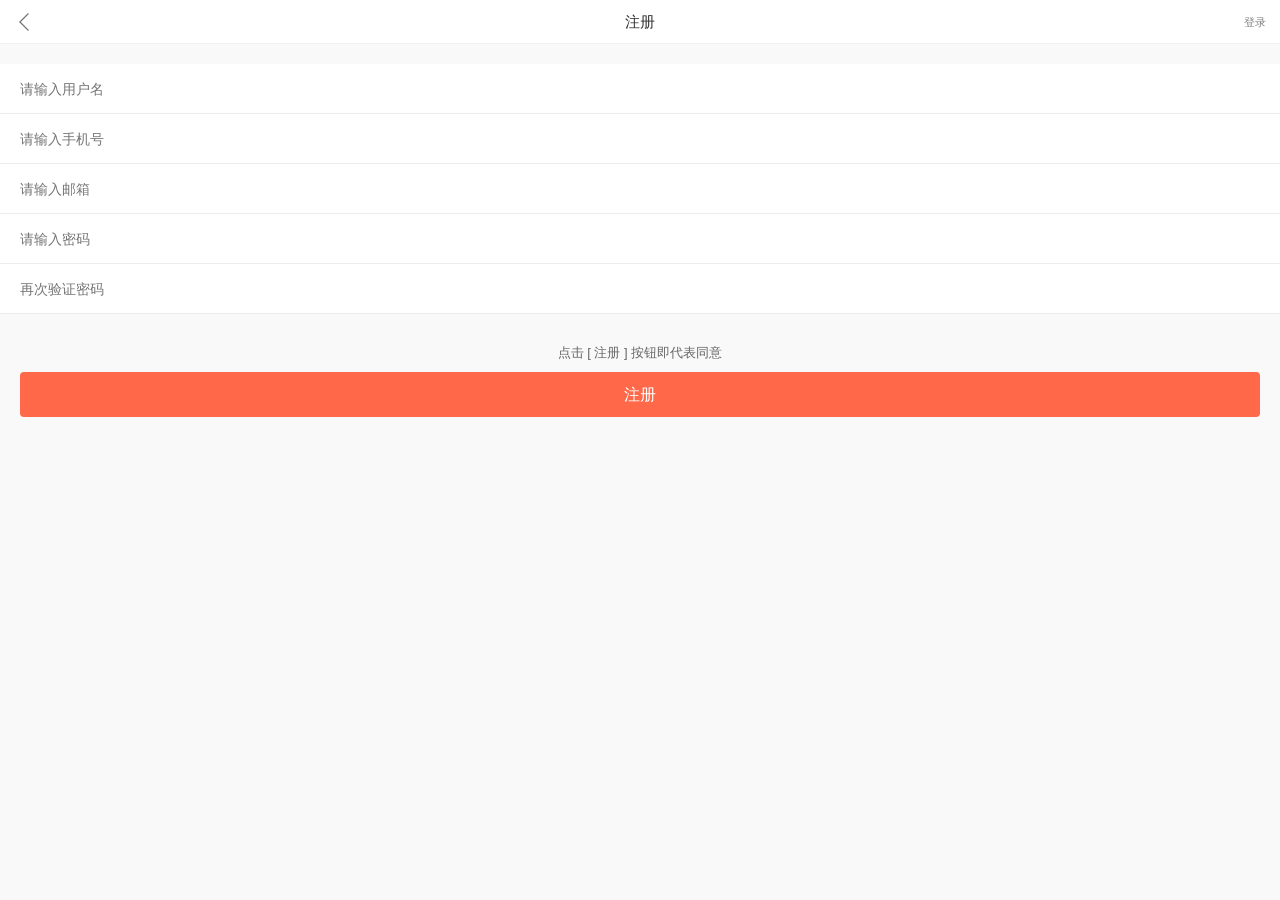
<file: public/register.html>
<!DOCTYPE html>
<html>
    <head>
        <meta charset="UTF-8">
        <title>注册</title>
        <meta content="width=device-width,initial-scale=1.0,maximum-scale=1.0,user-scalable=0" name="viewport"/>
        <meta content="yes" name="apple-mobile-web-app-capable"/>
        <meta content="black" name="apple-mobile-web-app-status-bar-style"/>
        <meta content="telephone=no" name="format-detection"/>
        <link href="css/login.css" rel="stylesheet" type="text/css"/>
        <script type="text/javascript" src="js/jquery.min.js"></script>

    </head>
    <body>

       

        <section class="aui-flexView">
            <header class="aui-navBar aui-navBar-fixed b-line">
                <a href="javascript:;" class="aui-navBar-item" onclick="javascript:history.back(-1);">
                    <i class="icon icon-return"></i>
                </a>
                <div class="aui-center">
                    <span class="aui-center-title">注册</span>
                </div>
                <a href="login.html" class="aui-navBar-item">
                    <i class="icon icon-sys"></i>登录
                </a>
            </header>
            <section class="aui-scrollView">
                <div class="aui-code-box">
                    <form action="">
						<p class="aui-code-line">
						    <input type="text" class="aui-code-line-input" name="username" value="" id="name"  placeholder="请输入用户名"/>
						</p>
                        <p class="aui-code-line">
                            <input type="text" class="aui-code-line-input" name="phone1" value="" id="phone1" autocomplete="off" placeholder="请输入手机号"/>
                        </p>
						<p class="aui-code-line">
						    <input type="text" class="aui-code-line-input" name="email" value="" id="email"  placeholder="请输入邮箱"/>
						</p>
                        <p class="aui-code-line">
                            <input type="password" id="psw" class="aui-code-line-input" placeholder="请输入密码" value="">
                        </p>
						<p class="aui-code-line">
						    <!-- <i class="aui-show  operate-eye-open"></i> -->
						    <input type="password" id="psw_ag" class="aui-code-line-input" placeholder="再次验证密码" value="">
						</p>
                        <!-- <div class="aui-flex-links">                           
                            <input type="text" placeholder="输入验证码" class="erification-right" name="">
 
							<button type="button" id="btnSendCode1" class="feachBtn" style="width: 35%;font-size: 13px;">获取验证码</button>
                        </div> -->
						
                        <div class="aui-code-btn">
							
							<p style="margin: 0 0 0.625rem 0;font-size: 0.8125rem;">点击 [ 注册 ] 按钮即代表同意</p>
							
                            <button type="button" id="register">注册</button>
                        </div>
                    </form>
                </div>
               
            </section>
        </section>
		
		<script type="text/javascript" src="js/register.js"></script>
       

    </body>
</html>
</file>
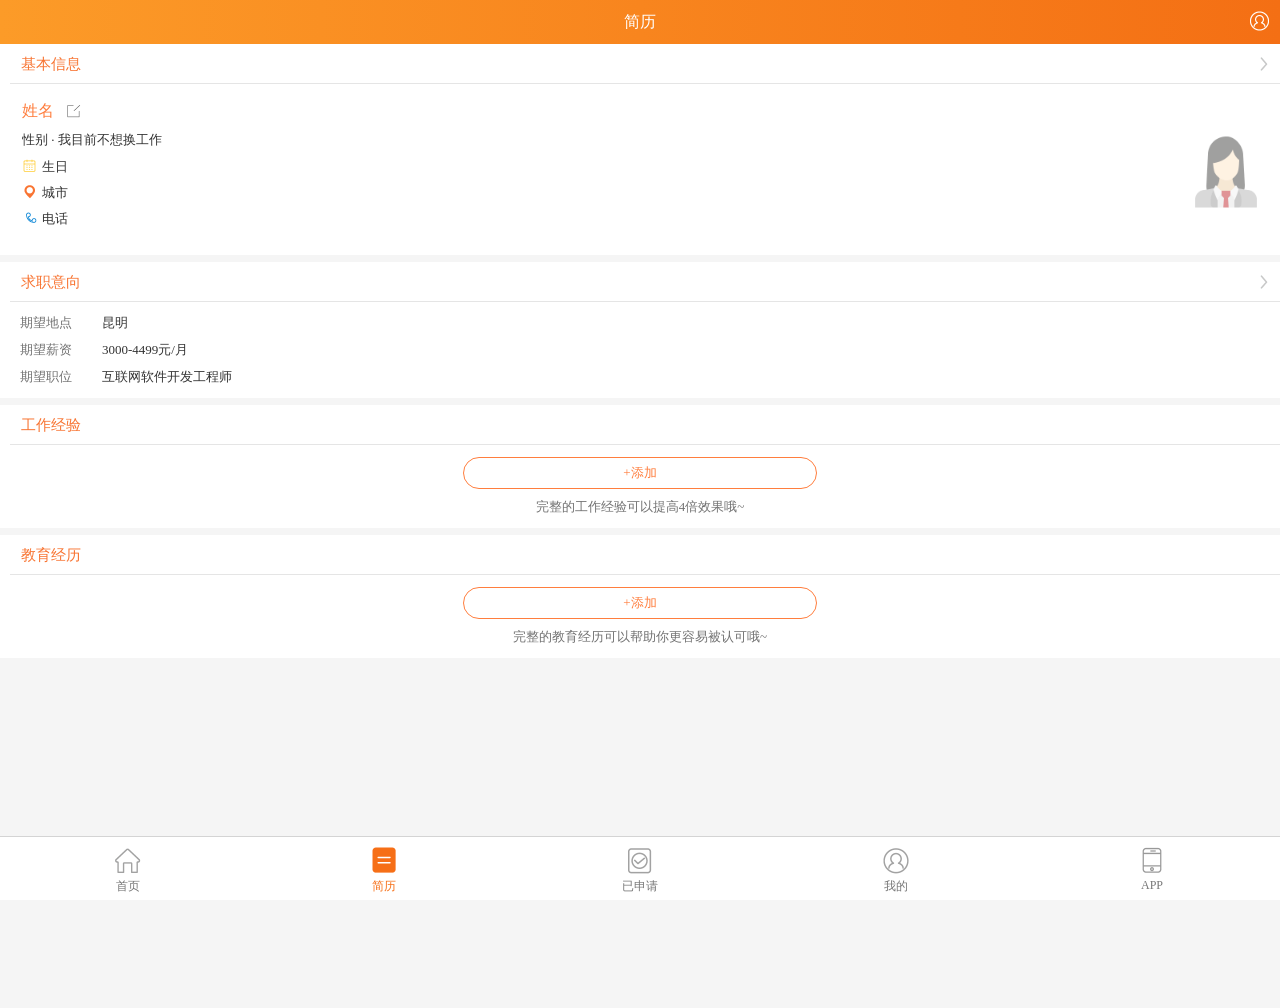
<file: public/resume.html>
<!DOCTYPE html>
<html>
<head>
<meta charset="utf-8">
<meta content="telephone=no" name="format-detection">
<meta content="width=device-width, initial-scale=1.0, maximum-scale=1.0, minimum-scale=1.0, user-scalable=no" name="viewport">
<meta name="apple-mobile-web-app-capable" content="yes" />
<meta name="keyword" content="" />
<meta name="description" content="" />
<title></title>
<meta id="share" share_url="" sharetitle="" sharetxt="" share_img=""/>
<link rel="stylesheet" href="css/base.css">
<link rel="stylesheet" href="css/resume.css">
<link rel="stylesheet" href="css/pop.css">
<link rel="stylesheet" href="css/city.css">
<script type="text/javascript" src="js/zepto.js"></script>
<script type="text/javascript" src="js/jweixin-1.3.2.js"></script>
<script type="text/javascript" src="js/base.js"></script>


<script type="text/javascript">
    var _hmt = _hmt || [];
    (function() {
        var hm = document.createElement("script");
        hm.src = "js/hm.js";
        var s = document.getElementsByTagName("script")[0];
        s.parentNode.insertBefore(hm, s);
    })();

	var $_CONFIG = {};	
		$_CONFIG['domain'] = 'index.html';		
		$_CONFIG['imgpath'] = 'img';
		$_CONFIG['jspath'] = 'js';
		$_CONFIG['template'] = 'resume/resume';
		$_CONFIG['islogin'] = '1';
		$_CONFIG['jobarea'] = '060000';
		$_CONFIG['jobareaname'] = '重庆';
		$_CONFIG['refresh_js'] = {"checkin_wx.js":"20181224","funtype_wx.js":"20171215","fun_wx.js":"20171215","inputsearch_wx.js":"20181224","resume_wx.js":"20171215","position_wx.js":"20171215","push_wx.js":"20171215","myapply_wx.js":"20171215","datadict_wx.js":"20171215","searchmore_wx.js":"20181224","apply_wx.js":"20171215","popwelfare_wx.js":"20171215","popsalary_wx.js":"20171215","popjobarea_wx.js":"20171215","popfuntype_wx.js":"20171215","expcheck_wx.js":"20180427","basecheck_wx.js":"20171215","pingbasecheck_wx.js":"20171215","schoolbasecheck_wx.js":"20171215","schoolexpcheck_wx.js":"20180427","sign_wx.js":"20171215","swiper_wx.js":"20180427","swiper-3.4.2.min.js":"20171215","zhaopin_wx.js":"20171215","getservice_wx.js":"20180427","lookrsm_wx.js":"20181224","uniondetail.js":"20181224","jweixin_wx.js":"20180528","zepto.js":"20170629","zepto.min.js":"20180119","swiper.min.js":"20180119","datadict_dg.js":"20170504","resumebindphone.js":"20181015","datadict.js":"20180119","resume.js":"20190305","base.js":"20181101","fun.js":"20190305","assistjob.js":"20170629","inputsearch.js":"20180427","my.js":"20190305","swiper.js":"20180427","jobsort.js":"20181224","swiper_v1.js":"20170707","searchmore.js":"20181224","swiperRoll.js":"20180913","alljob.js":"20170707","home.js":"20190305","searchlog_m.js":"20170504","datadict_m.js":"20170504","searchm.js":"20190819","jobhot_m.js":"20161207","screenm.js":"20180608","jobdetail.js":"20190819","rsmfun.js":"20170504","jobassist.js":"20180928","geolocation.js":"20170707","report.js":"20181224","indexgeo.js":"20181224","uppicture.js":"20180625","uploadhead.js":"20180119","popfuntype.js":"20190305","popfuntype_workexp.js":"20180119","popjobarea.js":"20190305","popmajor.js":"20180119","zhuanti.js":"20181224","mqdetail.js":"20180209","uploadpic_m.js":"20180427","homeinputsearch.js":"20190305","job_selection_switch.js":"20190621","edit_interest_wx":"20190621","resumepreview.js":"20190819","diagnose.js":"20190819","dd\/cert.js":"20160923","dd\/funtype.js":"20180608","dd\/hotcityall.js":"20170707","dd\/indtype.js":"20171208","dd\/jobarea.js":"20171208","dd\/major.js":"20181113","dd\/salary_area.js":"20170707","dd\/salary_funtype.js":"20170707","dd\/salary_indtype.js":"20170707","dd\/welfare.js":"20170623","dd\/workyear.js":"20170707","dd\/salary.js":"20170110","dd\/line.js":"20181112","dd\/jobterm.js":"20170707","dd\/issuedate.js":"20170707","dd\/hotlandmark.js":"20170708","dd\/funtype_dg.js":"20170505","dd\/degree.js":"20170707","dd\/d_mobile_landmark.js":"20180608","dd\/cotype.js":"20171208","dd\/cosize.js":"20170707","dd\/areapart.js":"20171208","dd\/swiperRoll.js":"20170707","dd\/condition.js":"20180209","dd\/funtype_wx.js":"20171113","dd\/funtype_rsm.js":"20180119"};
		$_CONFIG['ip'] = '223.104.250.201';
		$_CONFIG['guid'] = '15654066623356130048';
		$_CONFIG['domain_s'] = 'index.html';
		$_CONFIG['c'] = '';
		$_CONFIG['deeplinkid'] = '';
</script>
<script src="js/hotcityall.js"></script>
<script src="js/jobarea.js"></script>
</head>
<body>
	<div class="head" id="tophead">
		<a href="#" class=""></a>简历
		<a class="yd yd1" href="#"></a>
	</div>
	<article class="main">	
	<section class="sec">
		<div class="speed"  onclick="window.location.href='#'">
			<P>基本信息</P>
			<a class="edit" href="baseinfo.html"></a>
		</div>
		<div class="face bb">
						<div class="base_img">
				<img width="68" height="83" src="img/index/minggi/log/woman.png" alt="">
			</div>
			

			<div class="mess">
				<div class="base_name at" onclick="window.location.href='#'"><span>姓名</span></div>
				<div class="gender at">
					<span class="female ">性别</span>
					<span>&nbsp;·&nbsp;</span>
					<span>我目前不想换工作</span>	
				</div>
					<div class="base_bir info_icon at">生日</div>					
				
				<div class="base_adr info_icon at">城市</div>
				<div class="base_phone info_icon at">电话</div>		
			</div>
		</div>
	</section>	
	<section class="sec">
		<div class="speed"  onclick="window.location.href='#'">
			<P>求职意向</P>
			<a class="edit" href="#"></a>
		</div>
		<div class="base_info">
			<div class="t at  ">
				<label>期望地点</label>
				<div>昆明</div>
			</div>
						<div class="t ">
				<label>期望薪资</label>
				<div>3000-4499元/月</div>
			</div>

			<div class="t ">
				<label>期望职位</label>
				<div>互联网软件开发工程师</div>
			</div>
		</div>		
	</section>
	<section class="sec">
		<a class="speed" href="javascript:void(0)">
			<P>工作经验</P>
		</a>
		<div class="job_exp">
			<a href="#">+添加</a>
			<p>完整的工作经验可以提高4倍效果哦~</p>
		</div>	
	</section>
	<section class="sec">
		<a class="speed" href="javascript:void(0)">
			<P>教育经历</P>
		</a>
		<div class="job_exp">
			<a href="#">+添加</a>
			<p>完整的教育经历可以帮助你更容易被认可哦~</p>
		</div>	
	</section>		
</article>
<div class="free_hot" onclick="showDownLoadPop();"></div>
		<section class="btmtab" id="mddbtmtab">
			<a class="i1" href="index.html">首页</a>
			<a class="i2 on" href="resume.html">简历</a>
			<a class="i3" href="myapply.html">已申请</a>
			<a class="i4" href="my.html">我的</a>
			<a class="i5" href="javascript:bottomOpenApp();">APP</a>
		</section>	
		<div id="shadow" style="display:none;"></div>
		<script type="text/javascript" src="js/fun.js"></script>
	    <script type="text/javascript" src="js/datadict.js"></script>
	    <script type="text/javascript" src="js/resume.js"></script>	
	
	
</body>
<script src="js/trackData.js" type="text/javascript"></script>

<script type="text/javascript">
    var time        = '1566994578016';
    var pagecode    = '30207';
    var cusParam    = "116167726151mdd_m51mdd_h50oauth.51job.com";
    var param   = 'VerType=3&webId=2&logTime=' + time + '&ip=' + $_CONFIG['ip'] + '&guid=' + $_CONFIG['guid'] + '&domain=m.51mdd.com&pageCode=' + pagecode + '&cusParam=' + cusParam;
    _tkd.push(['_trackPageView',param]);
</script>
</html>
</file>
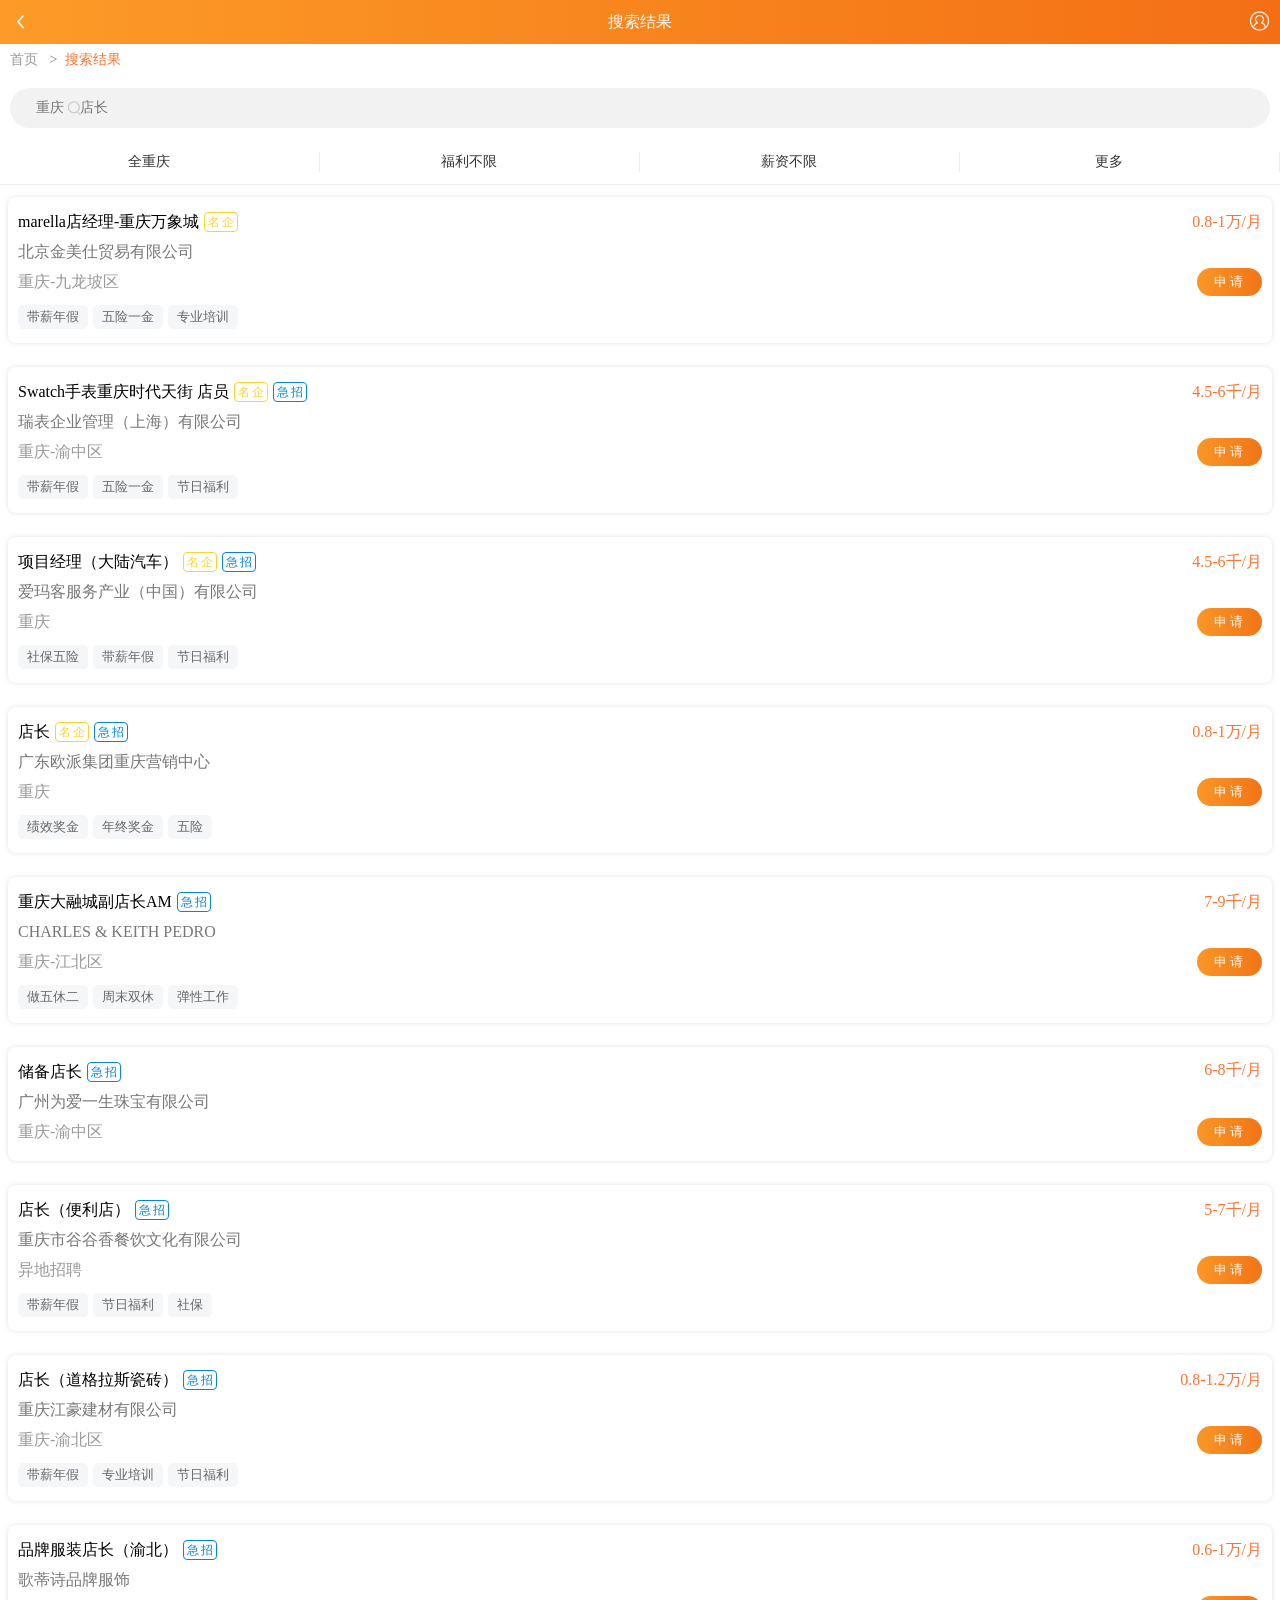
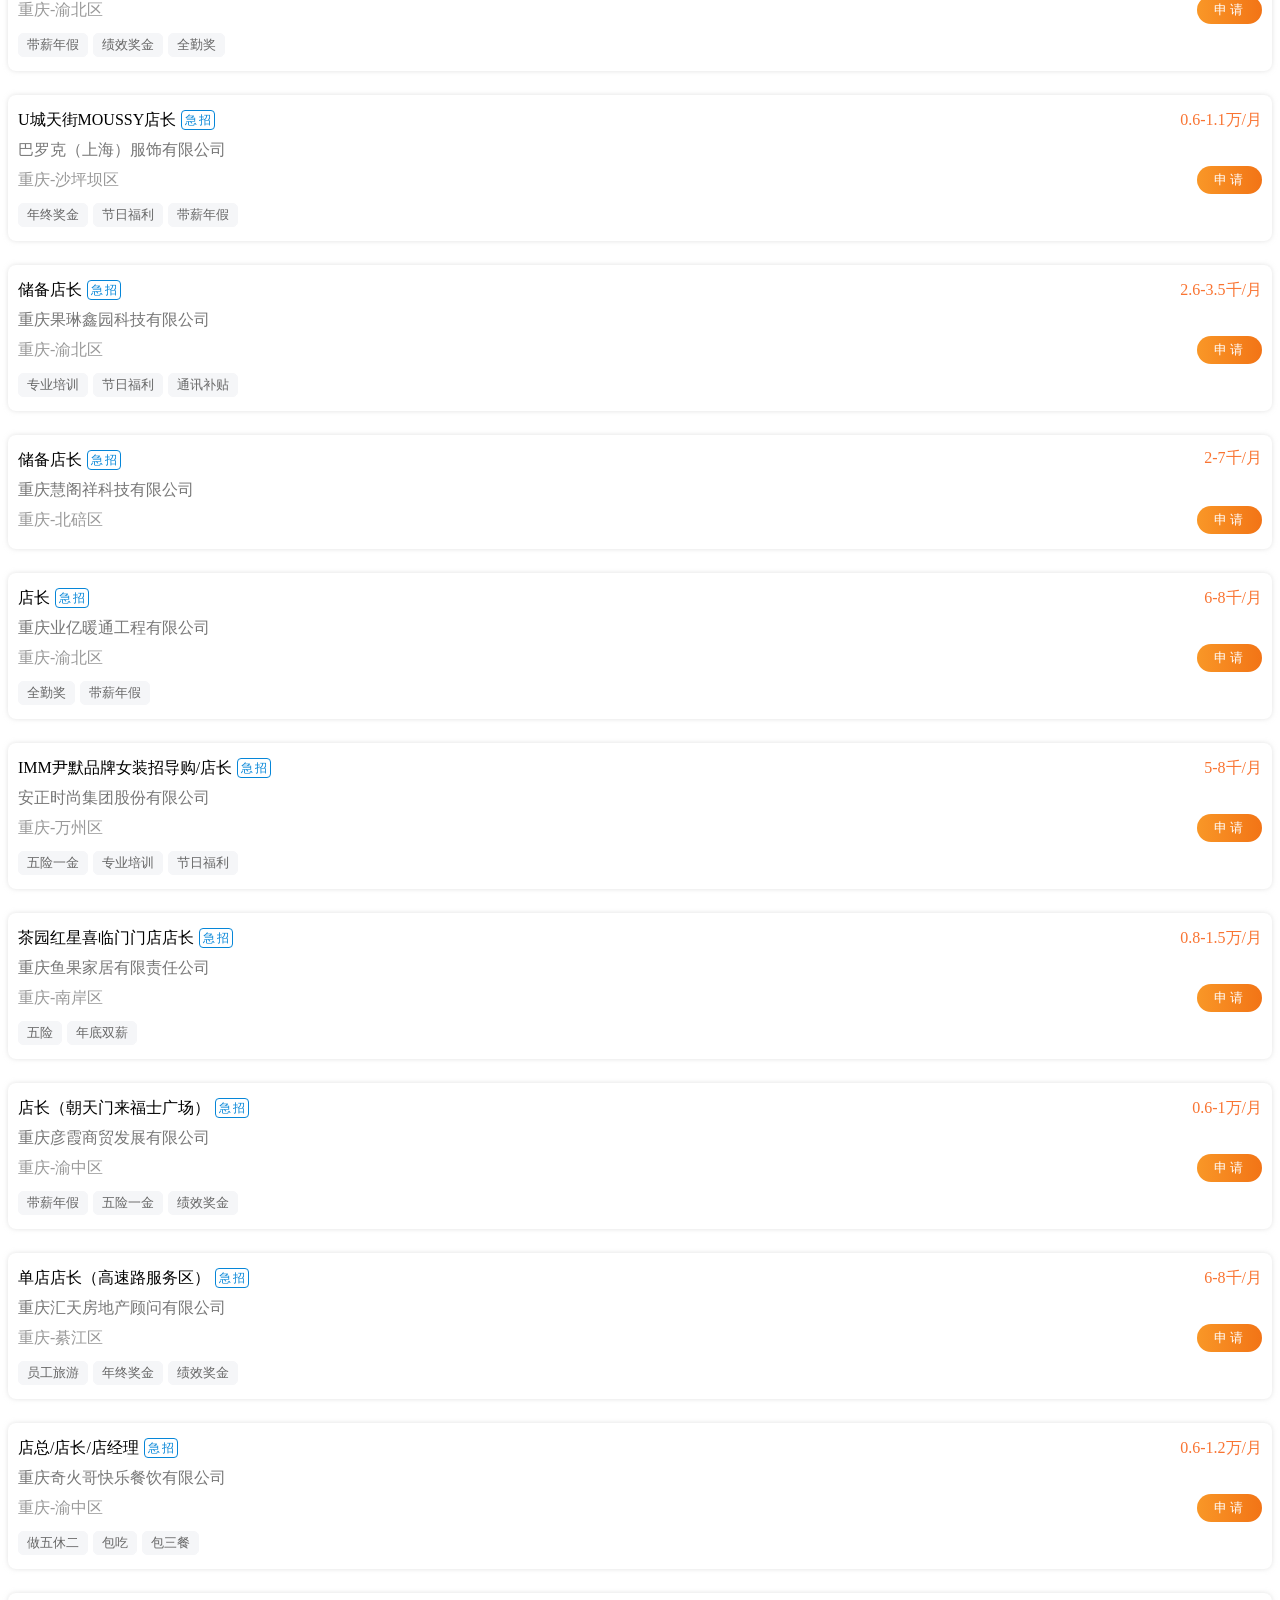
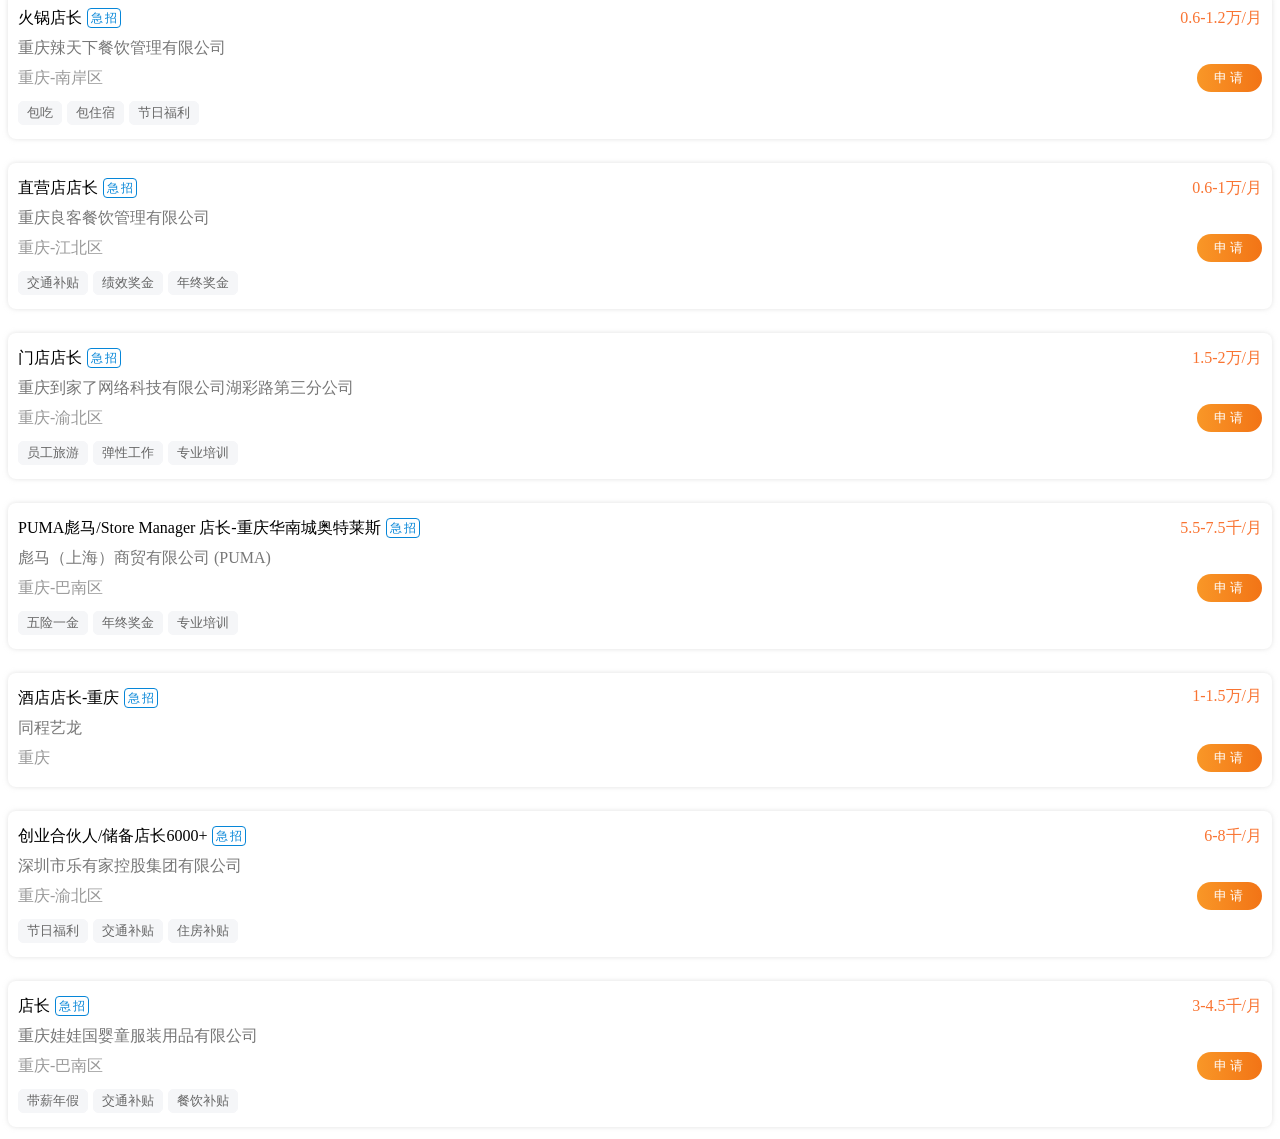
<file: public/ssjg.html>
<!DOCTYPE html>
<html lang="en">
<head>
    <meta charset="UTF-8">
    <meta name="viewport" content="width=device-width, initial-scale=1.0">
    <meta http-equiv="X-UA-Compatible" content="ie=edge">
    <title>Document</title>
    <link rel="stylesheet" href="css/base.css">
    <link rel="stylesheet" href="css/ssjg.css">
</head>
<body>
    <script src="//js.51jobcdn.com/in/js/2016/trace/trackData.js?20180129">
    </script>
    <div id="app">
        <body data-v-55680be6="">
            <div data-v-55680be6="">
        <div data-v-55680be6="" id="tophead" class="head">
            <a data-v-55680be6="" class="goback" href="index.html"></a>搜索结果
    <a data-v-55680be6="" id="tophome" href="https://m.51mdd.com/my/my51job.php" class="yd yd1"></a>
</div> 
<nav data-v-55680be6="" id="breadnav" class="at nav1">
    <a data-v-55680be6="" href="index.html">首页</a>
     <span data-v-55680be6="">&gt;</span>搜索结果
  </nav>
   <div data-v-55680be6="" class="search search_box search1">
       <div data-v-55680be6="" class="center">
           <div data-v-55680be6="">
               <a data-v-55680be6="" id="city" class="city at">重庆</a>
                <form data-v-55680be6="" action="javascript:return true">
                    <input data-v-55680be6="" type="search" placeholder="店长" autocomplete="off" class="text"> 
                    <i data-v-55680be6="" class="search_but1"></i>
                </form>
            </div>
        </div>
    </div> 
    <div data-v-55680be6="" id="search_con" class="search_con" style="display: none;">
        <div data-v-55680be6="" id="hotrecom" class="hot" style="display: none;">
            <div data-v-55680be6="" class="title">热门推荐</div>
             <div data-v-55680be6="" class="box">
                 <a data-v-55680be6="" class="e at">厨师</a>
                 <a data-v-55680be6="" class="e at">美容师</a>
                 <a data-v-55680be6="" class="e at">电工</a>
                 <a data-v-55680be6="" class="e at">服务员</a>
                 <a data-v-55680be6="" class="e at">销售</a>
                 <a data-v-55680be6="" class="e at">技工</a>
                 <a data-v-55680be6="" class="e at">面点师</a>
                 <a data-v-55680be6="" class="e at">领班</a>
                 <a data-v-55680be6="" class="e at">美容顾问</a>
                </div>
            </div>
             <div id="history" class="history" style="display: none;">
                <div class="title">近期搜索记录</div>
             </div> 
             <div  id="assoc" class="lst" style="max-height: 315px; overflow: auto; display: none;">
            </div>
        </div>
         <section  class="filtertag on" style="display: none;">
            <p class="tab">
                <span class="bb bb1 overbb" style="white-space: nowrap; text-overflow: ellipsis; overflow: hidden;">
                    <em id="landmark" class="at"></em>
                    <b>全</b>重庆
        </em>
    </span>
     <span class="bb bb1 overbb">
         <em id="welfarename" class="at">福利不限</em>
        </span> <span class="bb bb1 overbb">
            <em id="sal" class="at">薪资不限</em>
        </span>
         <span class="bb bb1">
             <em class="at">更多</em>
            </span>
        </p>
         <section id="rollAss" style="display: none;">
            <p class="tabs ditie v1" >
                <span class="area">地区</span>
                 <span class="tube">地铁</span>
                </p> 
                <div class="in clearbox" style="z-index: 90; display: none;">
                    <div  class="swiper-container-area el bb hf" style="height: 315px;">
                        <ul  class="swiper-wrapper"></ul>
                    </div> 
                    <div class="swiper-container-train el bb" style="height: 315px; width: 50%;">
                        <ul class="swiper-wrapper"></ul>
                    </div>
                </div>
                 <div data-v-55680be6="" class="in clearbox" style="z-index: 90; display: none;">
                    <div data-v-55680be6="" class="swiper-container-area2 el bb hf" style="height: 315px;">
                        <ul data-v-55680be6="" class="swiper-wrapper"></ul>
                    </div>
                     <div data-v-55680be6="" class="swiper-container-train2 el bb" style="height: 315px; width: 50%;">
                        <ul class="swiper-wrapper"></ul>
                    </div>
                </div>
            </section> 
            <section id="rollAss" style="display: none;">
                <div class="el bb swiper-container-welfare" style="height: 315px; background-color: rgb(245, 245, 245);">
                    <ul class="swiper-wrapper" style="background-color: rgb(245, 245, 245);">
                    </ul>
                </div>
            </section> 
            <section  id="rollAss" style="display: none;">
            <div class="el bb swiper-container-salary" style="height: 315px; background-color: rgb(245, 245, 245);">
                <ul class="swiper-wrapper" style="background-color: rgb(245, 245, 245);"></ul>
            </div>
        </section>
         <section id="rollAss" style="display: none;">
            <div  class="swiper-container-more" style="height: 315px; background-color: rgb(245, 245, 245);">
                <ul class="swiper-wrapper">
                    <li class="mo bb swiper-slide">
                        <label class="ti">工作类型</label> 
                        <p data-v-55680be6=""></p>
                    </li> 
                    <li data-v-55680be6="" class="mo bb swiper-slide">
                        <label data-v-55680be6="" class="ti">公司规模</label>
                         <p data-v-55680be6=""></p>
                        </li>
                         <li data-v-55680be6="" class="mo bb swiper-slide">
                             <label data-v-55680be6="" class="ti">工作年限</label> 
                             <p data-v-55680be6=""></p>
                            </li>
                             <li data-v-55680be6="" class="mo bb swiper-slide">
                                 <label data-v-55680be6="" class="ti">学历要求</label> 
                                 <p data-v-55680be6=""></p></li></ul></div></section> 
                                 <section data-v-55680be6="" id="rollAss" style="display: none;">
                                    <div data-v-55680be6="" class="op moreop">
                                        <span data-v-55680be6="" id="more">重置</span> 
                                        <span data-v-55680be6="" id="morescreen">确定</span>
                                    </div>
                                </section>
                            </section> 
                            <section data-v-55680be6="" id="needfix" class="myonw">
                                <p data-v-55680be6="" class="tab tab1">
                                    <span data-v-55680be6="" class="bb bb1 overbb" style="white-space: nowrap; text-overflow: ellipsis; overflow: hidden;">
                                        <em data-v-55680be6="" id="landmark" class="at">
                                            <b data-v-55680be6="">全</b>重庆
        </em>
    </span> 
    <span data-v-55680be6="" class="bb bb1 overbb">
        <em data-v-55680be6="" id="welfarename" class="at">福利不限</em>
    </span> 
    <span data-v-55680be6="" class="bb bb1 overbb">
        <em data-v-55680be6="" id="sal" class="at">薪资不限</em>
    </span> 
    <span data-v-55680be6="" class="bb mk bb1 ">
        <em data-v-55680be6="" class="at">更多</em>
    </span>
</p>
</section>
<section data-v-55680be6="" class="wp" style="display: none;">
    <div data-v-55680be6="" class="job_list job_no">暂无搜索结果，请重新输入关键字</div>
</section> 
<div data-v-55680be6="" class="jwrap">
            <div data-v-55680be6="" class="job_list job_list1 ">
                <a data-v-55680be6="" tracetag="MIDUODUO_JOBLIST_JXJOB" msg="JOBLIST" class="e jx">
                    <div data-v-55680be6="" class="l_box">
                        <strong data-v-55680be6="" class="mq">
                             <span data-v-55680be6="">marella店经理-重庆万象城</span>
                              <em data-v-55680be6="" class="em1" style="padding-left: 2px;">名企</em> 
                              <em data-v-55680be6="" class="jz" style="padding-left: 2px; display: none;">急招</em>
                               <em data-v-55680be6="" class="jz" style="padding-left: 2px; color: rgb(240, 58, 58); border-color: rgb(240, 58, 58); display: none;">热门</em>
                            </strong> 
                            <i data-v-55680be6="" class="c_light m_num">0.8-1万/月</i>
                             <button data-v-55680be6="" class="but but1 b_gray noapply" style="display: none;">已申请</button>
                              <button data-v-55680be6="" class="but but1 b_light apply_job">申请</button> 
                              <aside data-v-55680be6="" class="add_area clearfix"><span data-v-55680be6="" class="gs gs1">北京金美仕贸易有限公司</span> 
                                <br data-v-55680be6=""> 
                                <span data-v-55680be6="" class="dq dq1">重庆-九龙坡区</span></aside>
                             <div data-v-55680be6="" class="tag">
                                 <span data-v-55680be6="">带薪年假</span>
                                 <span data-v-55680be6="">五险一金</span>
                                 <span data-v-55680be6="">专业培训</span>
                                 <span data-v-55680be6="" style="display: none;">通讯补贴</span>
                                 <span data-v-55680be6="" style="display: none;">节日福利</span>
                                 <span data-v-55680be6="" style="display: none;">员工旅游</span>
                                 <span data-v-55680be6="" style="display: none;">定期体检</span>
                                 <span data-v-55680be6="" style="display: none;">全勤奖</span>
                                </div>
                            </div>
                        </a> 
                            </div>
                            <div data-v-55680be6="" class="job_list job_list1 ">
                                <a data-v-55680be6="" tracetag="MIDUODUO_JOBLIST_JXJOB" msg="JOBLIST" class="e jx">
                                    <div data-v-55680be6="" class="l_box"><strong data-v-55680be6="" class="mq">
                                         <span data-v-55680be6="">Swatch手表重庆时代天街 店员</span>
                                          <em data-v-55680be6="" class="em1" style="padding-left: 2px;">名企</em>
                                           <em data-v-55680be6="" class="jz" style="padding-left: 2px;">急招</em>
                                            <em data-v-55680be6="" class="jz" style="padding-left: 2px; color: rgb(240, 58, 58); border-color: rgb(240, 58, 58); display: none;">热门</em>
                                        </strong> 
                                        <i data-v-55680be6="" class="c_light m_num">4.5-6千/月</i> 
                                        <button data-v-55680be6="" class="but but1 b_gray noapply" style="display: none;">已申请</button>
                                         <button data-v-55680be6="" class="but but1 b_light apply_job">申请</button> <aside data-v-55680be6="" class="add_area clearfix">
                                             <span data-v-55680be6="" class="gs gs1">瑞表企业管理（上海）有限公司</span> <br data-v-55680be6="">
                                              <span data-v-55680be6="" class="dq dq1">重庆-渝中区</span>
                                            </aside> 
                                            <div data-v-55680be6="" class="tag">
                                                <span data-v-55680be6="">带薪年假</span>
                                                <span data-v-55680be6="">五险一金</span>
                                                <span data-v-55680be6="">节日福利</span>
                                                <span data-v-55680be6="" style="display: none;">年底双薪</span>
                                                <span data-v-55680be6="" style="display: none;">定期体检</span>
                                                <span data-v-55680be6="" style="display: none;">补充医疗保险</span>
                                            </div>
                                        </div>
                                    </a>
                                     </div>
                                     <div data-v-55680be6="" class="job_list job_list1 ">
                                         <a data-v-55680be6="" tracetag="MIDUODUO_JOBLIST_JXJOB" msg="JOBLIST" class="e jx">
        <div data-v-55680be6="" class="l_box"><strong data-v-55680be6="" class="mq">
             <span data-v-55680be6="">项目经理（大陆汽车）</span> 
                <em data-v-55680be6="" class="em1" style="padding-left: 2px;">名企</em>
                <em data-v-55680be6="" class="jz" style="padding-left: 2px;">急招</em> 
                <em data-v-55680be6="" class="jz" style="padding-left: 2px; color: rgb(240, 58, 58); border-color: rgb(240, 58, 58); display: none;">热门</em>
            </strong> 
            <i data-v-55680be6="" class="c_light m_num">4.5-6千/月</i> 
            <button data-v-55680be6="" class="but but1 b_gray noapply" style="display: none;">已申请</button> 
            <button data-v-55680be6="" class="but but1 b_light apply_job">申请</button> 
            <aside data-v-55680be6="" class="add_area clearfix"><span data-v-55680be6="" class="gs gs1">爱玛客服务产业（中国）有限公司</span> 
                <br data-v-55680be6=""> 
                <span data-v-55680be6="" class="dq dq1">重庆</span>
            </aside> 
            <div data-v-55680be6="" class="tag">
                <span data-v-55680be6="">社保五险</span>
                <span data-v-55680be6="">带薪年假</span>
                <span data-v-55680be6="">节日福利</span>
                <span data-v-55680be6="" style="display: none;">专业培训</span>
                <span data-v-55680be6="" style="display: none;">加班补贴</span>
            </div>
        </div>
    </a> 
</div>
<div data-v-55680be6="" class="job_list job_list1 ">
    <a data-v-55680be6="" tracetag="MIDUODUO_JOBLIST_JXJOB" msg="JOBLIST" class="e jx">
        <div data-v-55680be6="" class="l_box">
            <strong data-v-55680be6="" class="mq">
                <span data-v-55680be6="">店长</span>
                <em data-v-55680be6="" class="em1" style="padding-left: 2px;">名企</em>
                <em data-v-55680be6="" class="jz" style="padding-left: 2px;">急招</em>
                <em data-v-55680be6="" class="jz" style="padding-left: 2px; color: rgb(240, 58, 58); border-color: rgb(240, 58, 58); display: none;">热门</em></strong> <i data-v-55680be6="" class="c_light m_num">0.8-1万/月</i>
                 <button data-v-55680be6="" class="but but1 b_gray noapply" style="display: none;">已申请</button> <button data-v-55680be6="" class="but but1 b_light apply_job">申请</button> 
                 <aside data-v-55680be6="" class="add_area clearfix">
                     <span data-v-55680be6="" class="gs gs1">广东欧派集团重庆营销中心</span> 
                     <br data-v-55680be6=""> 
                     <span data-v-55680be6="" class="dq dq1">重庆</span>
                    </aside> 
                    <div data-v-55680be6="" class="tag">
                        <span data-v-55680be6="">绩效奖金</span>
                        <span data-v-55680be6="">年终奖金</span>
                        <span data-v-55680be6="">五险</span>
                        <span data-v-55680be6="" style="display: none;">交通补贴</span>
                    </div>
                </div>
            </a> 
            </div>
            <div data-v-55680be6="" class="job_list job_list1 ">
                <a data-v-55680be6="" tracetag="MIDUODUO_JOBLIST_JXJOB" msg="JOBLIST" class="e jx">
                    <div data-v-55680be6="" class="l_box"><strong data-v-55680be6="" class="mq">
                        <span data-v-55680be6="">重庆大融城副店长AM</span> 
                        <em data-v-55680be6="" class="em1" style="padding-left: 2px; display: none;">名企</em> 
                        <em data-v-55680be6="" class="jz" style="padding-left: 2px;">急招</em> 
                        <em data-v-55680be6="" class="jz" style="padding-left: 2px; color: rgb(240, 58, 58); border-color: rgb(240, 58, 58); display: none;">热门</em>
                    </strong> <i data-v-55680be6="" class="c_light m_num">7-9千/月</i> 
                    <button data-v-55680be6="" class="but but1 b_gray noapply" style="display: none;">已申请</button> <button data-v-55680be6="" class="but but1 b_light apply_job">申请</button> 
                    <aside data-v-55680be6="" class="add_area clearfix">
                        <span data-v-55680be6="" class="gs gs1">CHARLES &amp; KEITH  PEDRO</span> 
                        <br data-v-55680be6=""> 
                        <span data-v-55680be6="" class="dq dq1">重庆-江北区</span>
                    </aside> 
                    <div data-v-55680be6="" class="tag">
                        <span data-v-55680be6="">做五休二</span>
                        <span data-v-55680be6="">周末双休</span>
                        <span data-v-55680be6="">弹性工作</span>
                        <span data-v-55680be6="" style="display: none;">带薪年假</span>
                        <span data-v-55680be6="" style="display: none;">五险一金</span>
                        <span data-v-55680be6="" style="display: none;">专业培训</span>
                        <span data-v-55680be6="" style="display: none;">绩效奖金</span>
                        <span data-v-55680be6="" style="display: none;">加班补贴</span>
                    </div>
                </div>
            </a>
            </div>
            <div data-v-55680be6="" class="job_list job_list1 ">
                <a data-v-55680be6="" tracetag="MIDUODUO_JOBLIST_JXJOB" msg="JOBLIST" class="e jx">
                    <div data-v-55680be6="" class="l_box">
                        <strong data-v-55680be6="" class="mq">
                             <span data-v-55680be6="">储备店长</span> 
                             <em data-v-55680be6="" class="em1" style="padding-left: 2px; display: none;">名企</em> 
                             <em data-v-55680be6="" class="jz" style="padding-left: 2px;">急招</em> 
                             <em data-v-55680be6="" class="jz" style="padding-left: 2px; color: rgb(240, 58, 58); border-color: rgb(240, 58, 58); display: none;">热门</em>
                            </strong> 
                            <i data-v-55680be6="" class="c_light m_num">6-8千/月</i> 
                            <button data-v-55680be6="" class="but but1 b_gray noapply" style="display: none;">已申请</button> 
                            <button data-v-55680be6="" class="but but1 b_light apply_job">申请</button> 
                            <aside data-v-55680be6="" class="add_area clearfix">
                                <span data-v-55680be6="" class="gs gs1">广州为爱一生珠宝有限公司</span> 
                                <br data-v-55680be6="">
                                 <span data-v-55680be6="" class="dq dq1">重庆-渝中区</span>
                                </aside> 
                                <div data-v-55680be6="" class="tag" style="display: none;">
                                </div>
                            </div>
                        </a> 
                    </div>
                    <div data-v-55680be6="" class="job_list job_list1 ">
                        <a data-v-55680be6="" tracetag="MIDUODUO_JOBLIST_JXJOB" msg="JOBLIST" class="e jx">
                            <div data-v-55680be6="" class="l_box"><strong data-v-55680be6="" class="mq">
                                <span data-v-55680be6="">店长（便利店）</span> 
                                <em data-v-55680be6="" class="em1" style="padding-left: 2px; display: none;">名企</em> <em data-v-55680be6="" class="jz" style="padding-left: 2px;">急招</em> 
                                <em data-v-55680be6="" class="jz" style="padding-left: 2px; color: rgb(240, 58, 58); border-color: rgb(240, 58, 58); display: none;">热门</em>
                            </strong> 
                            <i data-v-55680be6="" class="c_light m_num">5-7千/月</i> 
                            <button data-v-55680be6="" class="but but1 b_gray noapply" style="display: none;">已申请</button> 
                            <button data-v-55680be6="" class="but but1 b_light apply_job">申请</button> 
                            <aside data-v-55680be6="" class="add_area clearfix">
                                <span data-v-55680be6="" class="gs gs1">重庆市谷谷香餐饮文化有限公司</span> 
                                <br data-v-55680be6=""> 
                                <span data-v-55680be6="" class="dq dq1">异地招聘</span>
                            </aside> 
                            <div data-v-55680be6="" class="tag">
                                <span data-v-55680be6="">带薪年假</span>
                                <span data-v-55680be6="">节日福利</span>
                                <span data-v-55680be6="">社保</span>
                                <span data-v-55680be6="" style="display: none;">专业培训</span>
                                <span data-v-55680be6="" style="display: none;">绩效奖金</span>
                                <span data-v-55680be6="" style="display: none;">高温补贴</span>
                            </div>
                        </div>
                    </a>
                </div>
                <div data-v-55680be6="" class="job_list job_list1 ">
                    <a data-v-55680be6="" tracetag="MIDUODUO_JOBLIST_JXJOB" msg="JOBLIST" class="e jx">
                        <div data-v-55680be6="" class="l_box"><strong data-v-55680be6="" class="mq">
                             <span data-v-55680be6="">店长（道格拉斯瓷砖）</span> 
                             <em data-v-55680be6="" class="em1" style="padding-left: 2px; display: none;">名企</em>
                             <em data-v-55680be6="" class="jz" style="padding-left: 2px;">急招</em> 
                             <em data-v-55680be6="" class="jz" style="padding-left: 2px; color: rgb(240, 58, 58); border-color: rgb(240, 58, 58); display: none;">热门</em>
                            </strong> 
                            <i data-v-55680be6="" class="c_light m_num">0.8-1.2万/月</i> 
                            <button data-v-55680be6="" class="but but1 b_gray noapply" style="display: none;">已申请</button> 
                            <button data-v-55680be6="" class="but but1 b_light apply_job">申请</button> 
                            <aside data-v-55680be6="" class="add_area clearfix"><span data-v-55680be6="" class="gs gs1">重庆江豪建材有限公司</span> 
                                <br data-v-55680be6=""> 
                                <span data-v-55680be6="" class="dq dq1">重庆-渝北区</span>
                            </aside> 
                            <div data-v-55680be6="" class="tag"><span data-v-55680be6="">带薪年假</span>
                                <span data-v-55680be6="">专业培训</span>
                                <span data-v-55680be6="">节日福利</span>
                                <span data-v-55680be6="" style="display: none;">绩效奖金</span>
                                <span data-v-55680be6="" style="display: none;">加班补贴</span>
                                <span data-v-55680be6="" style="display: none;">通讯补贴</span>
                                <span data-v-55680be6="" style="display: none;">交通补贴</span>
                            </div>
                        </div>
                    </a>
                      </div>
                      <div data-v-55680be6="" class="job_list job_list1 ">
                          <a data-v-55680be6="" tracetag="MIDUODUO_JOBLIST_JXJOB" msg="JOBLIST" class="e jx">
                              <div data-v-55680be6="" class="l_box"><strong data-v-55680be6="" class="mq">
                                  <span data-v-55680be6="">品牌服装店长（渝北）</span> 
                                  <em data-v-55680be6="" class="em1" style="padding-left: 2px; display: none;">名企</em> <em data-v-55680be6="" class="jz" style="padding-left: 2px;">急招</em> 
                                  <em data-v-55680be6="" class="jz" style="padding-left: 2px; color: rgb(240, 58, 58); border-color: rgb(240, 58, 58); display: none;">热门</em>
                                </strong> <i data-v-55680be6="" class="c_light m_num">0.6-1万/月</i> 
                                <button data-v-55680be6="" class="but but1 b_gray noapply" style="display: none;">已申请</button> 
                                <button data-v-55680be6="" class="but but1 b_light apply_job">申请</button> 
                                <aside data-v-55680be6="" class="add_area clearfix">
                                    <span data-v-55680be6="" class="gs gs1">歌蒂诗品牌服饰</span>
                                     <br data-v-55680be6=""> 
                                     <span data-v-55680be6="" class="dq dq1">重庆-渝北区</span>
                                    </aside> 
                                    <div data-v-55680be6="" class="tag">
                                        <span data-v-55680be6="">带薪年假</span>
                                        <span data-v-55680be6="">绩效奖金</span>
                                        <span data-v-55680be6="">全勤奖</span>
                                        <span data-v-55680be6="" style="display: none;">节日福利</span>
                                        <span data-v-55680be6="" style="display: none;">专业培训</span>
                                        <span data-v-55680be6="" style="display: none;">五险一金</span>
                                        <span data-v-55680be6="" style="display: none;">员工旅游</span>
                                        <span data-v-55680be6="" style="display: none;">父母慰问金</span>
                                        <span data-v-55680be6="" style="display: none;">弹性工作</span>
                                        <span data-v-55680be6="" style="display: none;">餐饮补贴</span>
                                    </div>
                                </div>
                            </a> 
                           
                        </div>
                        <div data-v-55680be6="" class="job_list job_list1 ">
                            <a data-v-55680be6="" tracetag="MIDUODUO_JOBLIST_JXJOB" msg="JOBLIST" class="e jx">
                                <div data-v-55680be6="" class="l_box">
                                    <strong data-v-55680be6="" class="mq">
                                         <span data-v-55680be6="">U城天街MOUSSY店长</span> 
                                         <em data-v-55680be6="" class="em1" style="padding-left: 2px; display: none;">名企</em> 
                                         <em data-v-55680be6="" class="jz" style="padding-left: 2px;">急招</em> 
                                         <em data-v-55680be6="" class="jz" style="padding-left: 2px; color: rgb(240, 58, 58); border-color: rgb(240, 58, 58); display: none;">热门</em>
                                     </strong> 
                                     <i data-v-55680be6="" class="c_light m_num">0.6-1.1万/月</i> 
                                     <button data-v-55680be6="" class="but but1 b_gray noapply" style="display: none;">已申请</button> 
                                     <button data-v-55680be6="" class="but but1 b_light apply_job">申请</button> 
                                     <aside data-v-55680be6="" class="add_area clearfix">
                                         <span data-v-55680be6="" class="gs gs1">巴罗克（上海）服饰有限公司</span> 
                                         <br data-v-55680be6=""> 
                                         <span data-v-55680be6="" class="dq dq1">重庆-沙坪坝区</span>
                                        </aside> 
                                        <div data-v-55680be6="" class="tag"><span data-v-55680be6="">年终奖金</span>
                                            <span data-v-55680be6="">节日福利</span>
                                            <span data-v-55680be6="">带薪年假</span>
                                            <span data-v-55680be6="" style="display: none;">专业培训</span>
                                            <span data-v-55680be6="" style="display: none;">五险</span>
                                            <span data-v-55680be6="" style="display: none;">妆容补贴</span>
                                            <span data-v-55680be6="" style="display: none;">通讯补贴</span>
                                            <span data-v-55680be6="" style="display: none;">交通补贴</span>
                                        </div>
                                    </div>
                                </a> 
                            </div><div data-v-55680be6="" class="job_list job_list1 ">
                                <a data-v-55680be6="" tracetag="MIDUODUO_JOBLIST_JXJOB" msg="JOBLIST" class="e jx">
                                    <div data-v-55680be6="" class="l_box"><strong data-v-55680be6="" class="mq">
                                        <span data-v-55680be6="">储备店长</span> 
                                        <em data-v-55680be6="" class="em1" style="padding-left: 2px; display: none;">名企</em> 
                                        <em data-v-55680be6="" class="jz" style="padding-left: 2px;">急招</em> 
                                        <em data-v-55680be6="" class="jz" style="padding-left: 2px; color: rgb(240, 58, 58); border-color: rgb(240, 58, 58); display: none;">热门</em>
                                    </strong> 
                                    <i data-v-55680be6="" class="c_light m_num">2.6-3.5千/月</i> 
                                    <button data-v-55680be6="" class="but but1 b_gray noapply" style="display: none;">已申请</button> 
                                    <button data-v-55680be6="" class="but but1 b_light apply_job">申请</button> 
                                    <aside data-v-55680be6="" class="add_area clearfix">
                                        <span data-v-55680be6="" class="gs gs1">重庆果琳鑫园科技有限公司</span> 
                                        <br data-v-55680be6=""> 
                                        <span data-v-55680be6="" class="dq dq1">重庆-渝北区</span>
                                    </aside> 
                                    <div data-v-55680be6="" class="tag">
                                        <span data-v-55680be6="">专业培训</span>
                                        <span data-v-55680be6="">节日福利</span>
                                        <span data-v-55680be6="">通讯补贴</span>
                                        <span data-v-55680be6="" style="display: none;">包住宿</span>
                                        <span data-v-55680be6="" style="display: none;">加班补贴</span>
                                        <span data-v-55680be6="" style="display: none;">绩效奖金</span>
                                    </div>
                                </div>
                            </a> 
                                    </div>
                                    <div data-v-55680be6="" class="job_list job_list1 "><a data-v-55680be6="" tracetag="MIDUODUO_JOBLIST_JXJOB" msg="JOBLIST" class="e jx"><div data-v-55680be6="" class="l_box"><strong data-v-55680be6="" class="mq"><!----> <span data-v-55680be6="">储备店长</span> <em data-v-55680be6="" class="em1" style="padding-left: 2px; display: none;">名企</em> <em data-v-55680be6="" class="jz" style="padding-left: 2px;">急招</em> <em data-v-55680be6="" class="jz" style="padding-left: 2px; color: rgb(240, 58, 58); border-color: rgb(240, 58, 58); display: none;">热门</em></strong> <i data-v-55680be6="" class="c_light m_num">2-7千/月</i> <button data-v-55680be6="" class="but but1 b_gray noapply" style="display: none;">已申请</button> <button data-v-55680be6="" class="but but1 b_light apply_job">申请</button> <aside data-v-55680be6="" class="add_area clearfix"><span data-v-55680be6="" class="gs gs1">重庆慧阁祥科技有限公司</span> <br data-v-55680be6=""> <span data-v-55680be6="" class="dq dq1">重庆-北碚区</span></aside> <div data-v-55680be6="" class="tag" style="display: none;"></div></div></a> <!----></div><div data-v-55680be6="" class="job_list job_list1 "><a data-v-55680be6="" tracetag="MIDUODUO_JOBLIST_JXJOB" msg="JOBLIST" class="e jx"><div data-v-55680be6="" class="l_box"><strong data-v-55680be6="" class="mq"><!----> <span data-v-55680be6="">店长</span> <em data-v-55680be6="" class="em1" style="padding-left: 2px; display: none;">名企</em> <em data-v-55680be6="" class="jz" style="padding-left: 2px;">急招</em> <em data-v-55680be6="" class="jz" style="padding-left: 2px; color: rgb(240, 58, 58); border-color: rgb(240, 58, 58); display: none;">热门</em></strong> <i data-v-55680be6="" class="c_light m_num">6-8千/月</i> <button data-v-55680be6="" class="but but1 b_gray noapply" style="display: none;">已申请</button> <button data-v-55680be6="" class="but but1 b_light apply_job">申请</button> <aside data-v-55680be6="" class="add_area clearfix"><span data-v-55680be6="" class="gs gs1">重庆业亿暖通工程有限公司</span> <br data-v-55680be6=""> <span data-v-55680be6="" class="dq dq1">重庆-渝北区</span></aside> <div data-v-55680be6="" class="tag"><span data-v-55680be6="">全勤奖</span><span data-v-55680be6="">带薪年假</span></div></div></a> <!----></div><div data-v-55680be6="" class="job_list job_list1 "><a data-v-55680be6="" tracetag="MIDUODUO_JOBLIST_JXJOB" msg="JOBLIST" class="e jx"><div data-v-55680be6="" class="l_box"><strong data-v-55680be6="" class="mq"><!----> <span data-v-55680be6="">IMM尹默品牌女装招导购/店长</span> <em data-v-55680be6="" class="em1" style="padding-left: 2px; display: none;">名企</em> <em data-v-55680be6="" class="jz" style="padding-left: 2px;">急招</em> <em data-v-55680be6="" class="jz" style="padding-left: 2px; color: rgb(240, 58, 58); border-color: rgb(240, 58, 58); display: none;">热门</em></strong> <i data-v-55680be6="" class="c_light m_num">5-8千/月</i> <button data-v-55680be6="" class="but but1 b_gray noapply" style="display: none;">已申请</button> <button data-v-55680be6="" class="but but1 b_light apply_job">申请</button> <aside data-v-55680be6="" class="add_area clearfix"><span data-v-55680be6="" class="gs gs1">安正时尚集团股份有限公司</span> <br data-v-55680be6=""> <span data-v-55680be6="" class="dq dq1">重庆-万州区</span></aside> <div data-v-55680be6="" class="tag"><span data-v-55680be6="">五险一金</span><span data-v-55680be6="">专业培训</span><span data-v-55680be6="">节日福利</span><span data-v-55680be6="" style="display: none;">加班补贴</span><span data-v-55680be6="" style="display: none;">餐饮补贴</span></div></div></a> <!----></div><div data-v-55680be6="" class="job_list job_list1 "><a data-v-55680be6="" tracetag="MIDUODUO_JOBLIST_JXJOB" msg="JOBLIST" class="e jx"><div data-v-55680be6="" class="l_box"><strong data-v-55680be6="" class="mq"><!----> <span data-v-55680be6="">茶园红星喜临门门店店长</span> <em data-v-55680be6="" class="em1" style="padding-left: 2px; display: none;">名企</em> <em data-v-55680be6="" class="jz" style="padding-left: 2px;">急招</em> <em data-v-55680be6="" class="jz" style="padding-left: 2px; color: rgb(240, 58, 58); border-color: rgb(240, 58, 58); display: none;">热门</em></strong> <i data-v-55680be6="" class="c_light m_num">0.8-1.5万/月</i> <button data-v-55680be6="" class="but but1 b_gray noapply" style="display: none;">已申请</button> <button data-v-55680be6="" class="but but1 b_light apply_job">申请</button> <aside data-v-55680be6="" class="add_area clearfix"><span data-v-55680be6="" class="gs gs1">重庆鱼果家居有限责任公司</span> <br data-v-55680be6=""> <span data-v-55680be6="" class="dq dq1">重庆-南岸区</span></aside> <div data-v-55680be6="" class="tag"><span data-v-55680be6="">五险</span><span data-v-55680be6="">年底双薪</span></div></div></a> <!----></div><div data-v-55680be6="" class="job_list job_list1 "><a data-v-55680be6="" tracetag="MIDUODUO_JOBLIST_JXJOB" msg="JOBLIST" class="e jx"><div data-v-55680be6="" class="l_box"><strong data-v-55680be6="" class="mq"><!----> <span data-v-55680be6="">店长（朝天门来福士广场）</span> <em data-v-55680be6="" class="em1" style="padding-left: 2px; display: none;">名企</em> <em data-v-55680be6="" class="jz" style="padding-left: 2px;">急招</em> <em data-v-55680be6="" class="jz" style="padding-left: 2px; color: rgb(240, 58, 58); border-color: rgb(240, 58, 58); display: none;">热门</em></strong> <i data-v-55680be6="" class="c_light m_num">0.6-1万/月</i> <button data-v-55680be6="" class="but but1 b_gray noapply" style="display: none;">已申请</button> <button data-v-55680be6="" class="but but1 b_light apply_job">申请</button> <aside data-v-55680be6="" class="add_area clearfix"><span data-v-55680be6="" class="gs gs1">重庆彦霞商贸发展有限公司</span> <br data-v-55680be6=""> <span data-v-55680be6="" class="dq dq1">重庆-渝中区</span></aside> <div data-v-55680be6="" class="tag"><span data-v-55680be6="">带薪年假</span><span data-v-55680be6="">五险一金</span><span data-v-55680be6="">绩效奖金</span><span data-v-55680be6="" style="display: none;">节日福利</span><span data-v-55680be6="" style="display: none;">专业培训</span><span data-v-55680be6="" style="display: none;">加班补贴</span></div></div></a> <!----></div><div data-v-55680be6="" class="job_list job_list1 "><a data-v-55680be6="" tracetag="MIDUODUO_JOBLIST_JXJOB" msg="JOBLIST" class="e jx"><div data-v-55680be6="" class="l_box"><strong data-v-55680be6="" class="mq"><!----> <span data-v-55680be6="">单店店长（高速路服务区）</span> <em data-v-55680be6="" class="em1" style="padding-left: 2px; display: none;">名企</em> <em data-v-55680be6="" class="jz" style="padding-left: 2px;">急招</em> <em data-v-55680be6="" class="jz" style="padding-left: 2px; color: rgb(240, 58, 58); border-color: rgb(240, 58, 58); display: none;">热门</em></strong> <i data-v-55680be6="" class="c_light m_num">6-8千/月</i> <button data-v-55680be6="" class="but but1 b_gray noapply" style="display: none;">已申请</button> <button data-v-55680be6="" class="but but1 b_light apply_job">申请</button> <aside data-v-55680be6="" class="add_area clearfix"><span data-v-55680be6="" class="gs gs1">重庆汇天房地产顾问有限公司</span> <br data-v-55680be6=""> <span data-v-55680be6="" class="dq dq1">重庆-綦江区</span></aside> <div data-v-55680be6="" class="tag"><span data-v-55680be6="">员工旅游</span><span data-v-55680be6="">年终奖金</span><span data-v-55680be6="">绩效奖金</span><span data-v-55680be6="" style="display: none;">五险</span></div></div></a> <!----></div><div data-v-55680be6="" class="job_list job_list1 "><a data-v-55680be6="" tracetag="MIDUODUO_JOBLIST_JXJOB" msg="JOBLIST" class="e jx"><div data-v-55680be6="" class="l_box"><strong data-v-55680be6="" class="mq"><!----> <span data-v-55680be6="">店总/店长/店经理</span> <em data-v-55680be6="" class="em1" style="padding-left: 2px; display: none;">名企</em> <em data-v-55680be6="" class="jz" style="padding-left: 2px;">急招</em> <em data-v-55680be6="" class="jz" style="padding-left: 2px; color: rgb(240, 58, 58); border-color: rgb(240, 58, 58); display: none;">热门</em></strong> <i data-v-55680be6="" class="c_light m_num">0.6-1.2万/月</i> <button data-v-55680be6="" class="but but1 b_gray noapply" style="display: none;">已申请</button> <button data-v-55680be6="" class="but but1 b_light apply_job">申请</button> <aside data-v-55680be6="" class="add_area clearfix"><span data-v-55680be6="" class="gs gs1">重庆奇火哥快乐餐饮有限公司</span> <br data-v-55680be6=""> <span data-v-55680be6="" class="dq dq1">重庆-渝中区</span></aside> <div data-v-55680be6="" class="tag"><span data-v-55680be6="">做五休二</span><span data-v-55680be6="">包吃</span><span data-v-55680be6="">包三餐</span><span data-v-55680be6="" style="display: none;">包住宿</span><span data-v-55680be6="" style="display: none;">节日福利</span><span data-v-55680be6="" style="display: none;">专业培训</span><span data-v-55680be6="" style="display: none;">弹性工作</span></div></div></a> <!----></div><div data-v-55680be6="" class="job_list job_list1 "><a data-v-55680be6="" tracetag="MIDUODUO_JOBLIST_JXJOB" msg="JOBLIST" class="e jx"><div data-v-55680be6="" class="l_box"><strong data-v-55680be6="" class="mq"><!----> <span data-v-55680be6="">火锅店长</span> <em data-v-55680be6="" class="em1" style="padding-left: 2px; display: none;">名企</em> <em data-v-55680be6="" class="jz" style="padding-left: 2px;">急招</em> <em data-v-55680be6="" class="jz" style="padding-left: 2px; color: rgb(240, 58, 58); border-color: rgb(240, 58, 58); display: none;">热门</em></strong> <i data-v-55680be6="" class="c_light m_num">0.6-1.2万/月</i> <button data-v-55680be6="" class="but but1 b_gray noapply" style="display: none;">已申请</button> <button data-v-55680be6="" class="but but1 b_light apply_job">申请</button> <aside data-v-55680be6="" class="add_area clearfix"><span data-v-55680be6="" class="gs gs1">重庆辣天下餐饮管理有限公司</span> <br data-v-55680be6=""> <span data-v-55680be6="" class="dq dq1">重庆-南岸区</span></aside> <div data-v-55680be6="" class="tag"><span data-v-55680be6="">包吃</span><span data-v-55680be6="">包住宿</span><span data-v-55680be6="">节日福利</span><span data-v-55680be6="" style="display: none;">生日红包</span><span data-v-55680be6="" style="display: none;">月休4天</span><span data-v-55680be6="" style="display: none;">绩效奖金</span><span data-v-55680be6="" style="display: none;">持股份</span></div></div></a> <!----></div><div data-v-55680be6="" class="job_list job_list1 "><a data-v-55680be6="" tracetag="MIDUODUO_JOBLIST_JXJOB" msg="JOBLIST" class="e jx"><div data-v-55680be6="" class="l_box"><strong data-v-55680be6="" class="mq"><!----> <span data-v-55680be6="">直营店店长</span> <em data-v-55680be6="" class="em1" style="padding-left: 2px; display: none;">名企</em> <em data-v-55680be6="" class="jz" style="padding-left: 2px;">急招</em> <em data-v-55680be6="" class="jz" style="padding-left: 2px; color: rgb(240, 58, 58); border-color: rgb(240, 58, 58); display: none;">热门</em></strong> <i data-v-55680be6="" class="c_light m_num">0.6-1万/月</i> <button data-v-55680be6="" class="but but1 b_gray noapply" style="display: none;">已申请</button> <button data-v-55680be6="" class="but but1 b_light apply_job">申请</button> <aside data-v-55680be6="" class="add_area clearfix"><span data-v-55680be6="" class="gs gs1">重庆良客餐饮管理有限公司</span> <br data-v-55680be6=""> <span data-v-55680be6="" class="dq dq1">重庆-江北区</span></aside> <div data-v-55680be6="" class="tag"><span data-v-55680be6="">交通补贴</span><span data-v-55680be6="">绩效奖金</span><span data-v-55680be6="">年终奖金</span><span data-v-55680be6="" style="display: none;">通讯补贴</span><span data-v-55680be6="" style="display: none;">专业培训</span><span data-v-55680be6="" style="display: none;">定期体检</span><span data-v-55680be6="" style="display: none;">餐饮补贴</span><span data-v-55680be6="" style="display: none;">五险</span></div></div></a> <!----></div><div data-v-55680be6="" class="job_list job_list1 "><a data-v-55680be6="" tracetag="MIDUODUO_JOBLIST_JXJOB" msg="JOBLIST" class="e jx"><div data-v-55680be6="" class="l_box"><strong data-v-55680be6="" class="mq"><!----> <span data-v-55680be6="">门店店长</span> <em data-v-55680be6="" class="em1" style="padding-left: 2px; display: none;">名企</em> <em data-v-55680be6="" class="jz" style="padding-left: 2px;">急招</em> <em data-v-55680be6="" class="jz" style="padding-left: 2px; color: rgb(240, 58, 58); border-color: rgb(240, 58, 58); display: none;">热门</em></strong> <i data-v-55680be6="" class="c_light m_num">1.5-2万/月</i> <button data-v-55680be6="" class="but but1 b_gray noapply" style="display: none;">已申请</button> <button data-v-55680be6="" class="but but1 b_light apply_job">申请</button> <aside data-v-55680be6="" class="add_area clearfix"><span data-v-55680be6="" class="gs gs1">重庆到家了网络科技有限公司湖彩路第三分公司</span> <br data-v-55680be6=""> <span data-v-55680be6="" class="dq dq1">重庆-渝北区</span></aside> <div data-v-55680be6="" class="tag"><span data-v-55680be6="">员工旅游</span><span data-v-55680be6="">弹性工作</span><span data-v-55680be6="">专业培训</span><span data-v-55680be6="" style="display: none;">股票期权</span></div></div></a> <!----></div><div data-v-55680be6="" class="job_list job_list1 "><a data-v-55680be6="" tracetag="MIDUODUO_JOBLIST_JXJOB" msg="JOBLIST" class="e jx"><div data-v-55680be6="" class="l_box"><strong data-v-55680be6="" class="mq"><!----> <span data-v-55680be6="">PUMA彪马/Store Manager 店长-重庆华南城奥特莱斯</span> <em data-v-55680be6="" class="em1" style="padding-left: 2px; display: none;">名企</em> <em data-v-55680be6="" class="jz" style="padding-left: 2px;">急招</em> <em data-v-55680be6="" class="jz" style="padding-left: 2px; color: rgb(240, 58, 58); border-color: rgb(240, 58, 58); display: none;">热门</em></strong> <i data-v-55680be6="" class="c_light m_num">5.5-7.5千/月</i> <button data-v-55680be6="" class="but but1 b_gray noapply" style="display: none;">已申请</button> <button data-v-55680be6="" class="but but1 b_light apply_job">申请</button> <aside data-v-55680be6="" class="add_area clearfix"><span data-v-55680be6="" class="gs gs1">彪马（上海）商贸有限公司 (PUMA)</span> <br data-v-55680be6=""> <span data-v-55680be6="" class="dq dq1">重庆-巴南区</span></aside> <div data-v-55680be6="" class="tag"><span data-v-55680be6="">五险一金</span><span data-v-55680be6="">年终奖金</span><span data-v-55680be6="">专业培训</span><span data-v-55680be6="" style="display: none;">发展机会</span><span data-v-55680be6="" style="display: none;">做六休一</span></div></div></a> <!----></div><div data-v-55680be6="" class="job_list job_list1 "><a data-v-55680be6="" tracetag="MIDUODUO_JOBLIST_JXJOB" msg="JOBLIST" class="e jx"><div data-v-55680be6="" class="l_box"><strong data-v-55680be6="" class="mq"><!----> <span data-v-55680be6="">酒店店长-重庆</span> <em data-v-55680be6="" class="em1" style="padding-left: 2px; display: none;">名企</em> <em data-v-55680be6="" class="jz" style="padding-left: 2px;">急招</em> <em data-v-55680be6="" class="jz" style="padding-left: 2px; color: rgb(240, 58, 58); border-color: rgb(240, 58, 58); display: none;">热门</em></strong> <i data-v-55680be6="" class="c_light m_num">1-1.5万/月</i> <button data-v-55680be6="" class="but but1 b_gray noapply" style="display: none;">已申请</button> <button data-v-55680be6="" class="but but1 b_light apply_job">申请</button> <aside data-v-55680be6="" class="add_area clearfix"><span data-v-55680be6="" class="gs gs1">同程艺龙</span> <br data-v-55680be6=""> <span data-v-55680be6="" class="dq dq1">重庆</span></aside> <div data-v-55680be6="" class="tag" style="display: none;"></div></div></a> <!----></div><div data-v-55680be6="" class="job_list job_list1 "><a data-v-55680be6="" tracetag="MIDUODUO_JOBLIST_JXJOB" msg="JOBLIST" class="e jx"><div data-v-55680be6="" class="l_box"><strong data-v-55680be6="" class="mq"><!----> <span data-v-55680be6="">创业合伙人/储备店长6000+</span> <em data-v-55680be6="" class="em1" style="padding-left: 2px; display: none;">名企</em> <em data-v-55680be6="" class="jz" style="padding-left: 2px;">急招</em> <em data-v-55680be6="" class="jz" style="padding-left: 2px; color: rgb(240, 58, 58); border-color: rgb(240, 58, 58); display: none;">热门</em></strong> <i data-v-55680be6="" class="c_light m_num">6-8千/月</i> <button data-v-55680be6="" class="but but1 b_gray noapply" style="display: none;">已申请</button> <button data-v-55680be6="" class="but but1 b_light apply_job">申请</button> <aside data-v-55680be6="" class="add_area clearfix"><span data-v-55680be6="" class="gs gs1">深圳市乐有家控股集团有限公司</span> <br data-v-55680be6=""> <span data-v-55680be6="" class="dq dq1">重庆-渝北区</span></aside> <div data-v-55680be6="" class="tag"><span data-v-55680be6="">节日福利</span><span data-v-55680be6="">交通补贴</span><span data-v-55680be6="">住房补贴</span><span data-v-55680be6="" style="display: none;">餐饮补贴</span><span data-v-55680be6="" style="display: none;">弹性工作</span><span data-v-55680be6="" style="display: none;">专业培训</span><span data-v-55680be6="" style="display: none;">绩效奖金</span></div></div></a> <!----></div><div data-v-55680be6="" class="job_list job_list1 "><a data-v-55680be6="" tracetag="MIDUODUO_JOBLIST_JXJOB" msg="JOBLIST" class="e jx"><div data-v-55680be6="" class="l_box"><strong data-v-55680be6="" class="mq"><!----> <span data-v-55680be6="">店长</span> <em data-v-55680be6="" class="em1" style="padding-left: 2px; display: none;">名企</em> <em data-v-55680be6="" class="jz" style="padding-left: 2px;">急招</em> <em data-v-55680be6="" class="jz" style="padding-left: 2px; color: rgb(240, 58, 58); border-color: rgb(240, 58, 58); display: none;">热门</em></strong> <i data-v-55680be6="" class="c_light m_num">3-4.5千/月</i> <button data-v-55680be6="" class="but but1 b_gray noapply" style="display: none;">已申请</button> <button data-v-55680be6="" class="but but1 b_light apply_job">申请</button> <aside data-v-55680be6="" class="add_area clearfix"><span data-v-55680be6="" class="gs gs1">重庆娃娃国婴童服装用品有限公司</span> <br data-v-55680be6=""> <span data-v-55680be6="" class="dq dq1">重庆-巴南区</span></aside> <div data-v-55680be6="" class="tag"><span data-v-55680be6="">带薪年假</span><span data-v-55680be6="">交通补贴</span><span data-v-55680be6="">餐饮补贴</span><span data-v-55680be6="" style="display: none;">加班补贴</span><span data-v-55680be6="" style="display: none;">全勤奖</span><span data-v-55680be6="" style="display: none;">节日福利</span><span data-v-55680be6="" style="display: none;">专业培训</span><span data-v-55680be6="" style="display: none;">通讯补贴</span><span data-v-55680be6="" style="display: none;">五险</span></div></div></a> <!----></div>
    
     <!-- <div data-v-55680be6="" class="g80"></div>  -->
     <div data-v-940c356e="" data-v-55680be6=""><!----> <!----> <div data-v-940c356e="" id="popDialog" class="mask" style="display: none;"><!----> <!----> <!----></div></div></div> <!----></body> <!----></div><script type="text/javascript" src="//js.51jobcdn.com/in/js/miduoduo/vue/manifest.f9f629559619cc7b8599.js"></script><script type="text/javascript" src="//js.51jobcdn.com/in/js/miduoduo/vue/vendor.66cd202ff2311d83f38a.js"></script><script type="text/javascript" src="//js.51jobcdn.com/in/js/miduoduo/vue/main.80c7f717109191c44686.js"></script></body>
</html>
</file>
<file: public/css/base.css>
html,body,p,form,ul,h1,h2,h3,h4,h5,h6{margin:0;padding:0}
h1,h2,h3,h4,h5,h6{font-weight:normal;font-size:14px}
table{border-collapse:collapse;border-spacing:0;box-sizing:border-box}
th,td{padding:0}
a{text-decoration:none}
em,i,b{font-weight:normal;font-style:normal}
li{list-style:none}
img{border:0}
input[type="text"],input[type="search"],input[type="password"]{font-size:14px;font-family:"Microsoft YaHei";color:#333;padding:0;background:#fff;border:0 none;border-radius:0;box-sizing:border-box}
input[type="button"],input[type="submit"]{-webkit-border-radius:0;-moz-border-radius:0;border-radius:0}
input,textarea,button{padding:0;border:0 none;outline:0 none;-webkit-appearance:none}
textarea{font-size:14px;font-family:"Microsoft YaHei";color:#333}

html{height:100%}
body{position:relative;font-size:14px;font-family:"Microsoft YaHei";color:#333;background-color:#f8f8f8}
.at{white-space:nowrap;text-overflow:ellipsis;overflow:hidden}
.bb{-webkit-box-sizing:border-box;-moz-box-sizing:border-box;-o-box-sizing:border-box;-ms-box-sizing:border-box;box-sizing:border-box}
.clearbox:after{display:block;height:0;content:' ';overflow:hidden;clear:both}

/*颜色*/
.c_default{color:#999 !important}
.c_light{color:#f66f17 !important}
.c_light_off{color:#f99a5c !important}
.c_gray{color:#777 !important}
.c_blue{color:#55bbf1 !important}

/*按钮*/
.but{width:100%;height:28px;line-height:28px;font-size:15px;letter-spacing:3px;border-width:1px;border-style:solid;border-radius:5px}
.but.b_big{height:38px;line-height:38px}
.but.b_light{color:#fff;background-color:#f66f17;border-color:#f66f17}
.but.b_light_off{color:#fff;background-color:#f99a5c;border-color:#f99a5c}
.but.b_gray{color:#999;background-color:#ddd;border-color:#ddd}
.but.b_hollow{color:#f66f17;background-color:transparent;border-color:#f66f17}

/*阴影*/
/* #shadow{position:fixed;width:100%;height:100%;opacity:0.5;top:0;left:0;background-color:#000;z-index:9} */

/*头部*/
header{height:35px;line-height:35px}
header .user{float:right;width:34px;height:34px}
header .user:after{float:left;width:30px;height:30px;content:' ';margin:4px 0px 0px;background:url(../img/index/minggi/log/icon1.png) no-repeat -96px -8px;background-size:342px auto}
header .op{float:right;width:92px;margin-right:10px}
header .op a{position:relative;color:#777;margin-left:11px}
header .op a:before{position:absolute;width:1px;height:12px;content:' ';top:50%;left:0;margin:-6px 0 0 -6px;background-color:#f66f17}
header .op a:first-child:before{display:none}

/*--主要内容--*/
.main{position:relative;min-height:100%;
	/*padding-bottom:64px;*/
	background-color:#f5f5f5}
.main .sec{margin-bottom:7px;background-color:#fff}
.main .sec:last-child{margin-bottom:0}
footer{width:100%;line-height:16px;font-size:12px;color:#969696;text-align:center;left:0;bottom:0px;padding:12px;z-index:1}
footer a{font-size:12px;color:#969696}
footer.bb1{position:fixed}
/*分页头部*/
.head{position:relative;height:44px;line-height:44px;text-align:center;color:#fff;font-size:16px;
	background:#fc9b28;z-index:1;
	/* background:-webkit-linear-gradient(left,#fc9b28,#f46f14);
	background:-moz-linear-gradient(right,#fc9b28,#f46f14);
	background:-o-linear-gradient(right,#fc9b28,#f46f14); */
	background:linear-gradient(to right,#fc9b28,#f46f14)}
.head .goback{position:absolute;width:44px;height:44px;top:0;left:10px;}
.head .goback:after{position:absolute;content:'';width:20px;height:20px;top:50%;left:0;margin-top:-10px;background:url(../img/index/minggi/log/icon2.png) -91px -272px;background-size:429px auto}
.head .goback1:after{height:100%;background:url(../img/index/minggi/log/nicon.png) -270px -148px;
background-size:382x auto}
.head .yd{position:absolute;right:0;top:0;width:40px;height:44px;background:url(../img/index/minggi/log/icon_person.png) 13px center no-repeat;background-size:15px auto}
.head .yd1{background:url(../img/index/minggi/log/nicon.png) -288px -138px no-repeat;background-size:382px auto}
.head .lg{width:100px;position:absolute;text-align:right;right:10px;top:0;font-size:13px}
.head .lg a{position:relative;padding:0 6px;color:#fff}
.head .lg a:after{content:'';position:absolute;right:-2px;top:2px;width:1px;height:14px;background-color:#fff}
.head .lg a:last-child:after{display:none}

/*导航*/
nav{height:44px;line-height:44px;color:#f97432;overflow:hidden;padding-left:10px;background-color:#fff}
nav a{color:#999}
nav span{color:#777;padding:0 8px}
.nav1{height:32px;line-height:32px}

/* 服务号头部 */
.m_box{padding-top:12px;background-color:#fff}
.section_mark{position: relative;margin:0 8px;padding:10px 0;overflow:hidden;line-height:26px;font-size:16px;color:#333;box-shadow:0 0 5px rgba(206,206,206,.6);border-radius: 8px}
.section_mark .g_tit{height:40px;line-height:40px;padding:0 5px 0 10px;border-bottom:1px solid #e5e5e5}
.section_mark .g_tit a{float:right;height:100%;padding:0 5px;font-size:15px;color:#f97432}
.section_mark .marks{padding:10px}
.section_mark .marks>p{white-space:nowrap;text-overflow:ellipsis;overflow: hidden}

/*底部浮动快速导航*/
.btmtab{position:fixed;width:100%;height:63px;left:0;bottom:0;background-color:#fff;border-top:1px solid #d4d4d4;z-index:8}
.btmtab a{float:left;width:20%;height:63px;font-size:12px;color:#777;text-align:center}
.btmtab a:before{display:block;width:30px;height:30px;content:' ';margin:8px auto 3px;background:url(../img/index/minggi/log/icon1.png) no-repeat;background-size:342px auto}
.btmtab .i1:before{background-position:-11px -169px}
.btmtab .i2:before{background-position:-58px -169px}
.btmtab .i3:before{background-position:-106px -169px}
.btmtab .i4:before{background-position:-153px -169px}
.btmtab .i5:before{background-position:-200px -169px}
.btmtab .on{color:#f66f17}
.btmtab .i1.on:before{background-position:-11px -221px}
.btmtab .i2.on:before{background-position:-58px -221px}
.btmtab .i3.on:before{background-position:-106px -221px}
.btmtab .i4.on:before{background-position:-153px -221px}
.btmtab .i5.on:before{background-position:-200px -221px}

.btmtab .i5:before{background-image:url(../img/index/minggi/log/home_tab_5_4.png);background-position:0px -5px;
	-webkit-background-size:65px auto;background-size:65px auto}
.btmtab .i5.on:before{background-position:-35px -5px}

/*间隙*/
.g10{height:10px;background-color:#f8f8f8}
.g40{height:40px}
.g80{height:80px;font-size:12px;color:#999;text-align:center;padding:8px 0;box-sizing:border-box}
.g120{height:120px}
.b_checked{display:block}
.b_unchecked{display:none}
.splitline{width:100%;height:1px;background:rgb(226, 223, 223)}
.modal-open{position:fixed;width:100%}
</file>
<file: public/css/pop.css>
/*--首页弹窗--*/
.pop_tg{position:fixed;width:100%;top:20%;left:0;z-index:10}
#loginpop{top:20%}
.pop_tg .in{position:relative;width:265px;margin:0 auto;padding-bottom:20px;border-radius:5px}
.pop_tg .close{position:absolute;width:26px;height:26px;top:32%;right:6px;background:url(../img/index/minggi/log/icon1.png) -209px -11px no-repeat;z-index:12;background-size:342px auto}
.pop_tg .tgimg{position:relative;width:100%;vertical-align:top;z-index:1;border-radius:5px 5px 0 0}
.pop_tg .info{position:absolute;top:106px;left:0;right:0;margin:0 auto;z-index:11}
.pop_tg .info p{font-size:14px;line-height:20px;color:#513e2f;text-align:center;padding-top:20px}
.pop_tg .info p span{font-size:16px;font-weight:bold;color:#333;letter-spacing:6px}
.pop_tg .op{padding-top:22px}
.pop_tg .op span{float:left;width:50%;padding:0 8% 0 9%}
.pop_tg .op span:last-child{padding:0 9% 0 8%}
/*--首页弹窗END--*/

/*纯文字提示*/
/* #popMsg{position:fixed;width:100%;text-align:center;opacity:0;top:50%;left:0;margin-top:-20px;z-index:9;
	transition:all .5s ease-out}
#popMsg.on{opacity:1;transform:translate3d(0,-20px,0)}
#popMsg span{display:inline-block;max-width:80%;line-height:20px;font-size:12px;color:#fff;padding:10px 18px;background-color:rgba(0,0,0,.5);border-radius:5px} */

/*对话框*/
/* #popDialog{position:fixed;width:100%;top:50%;left:0;margin-top:-90px;z-index:10}
#popDialog .in{min-width:280px;max-width:76px;margin:0 auto;padding-top:15px;background-color:#fff;
	border-radius:5px}
#popDialog .title{text-align:center;padding:0 10px}
#popDialog .cn{font-size:13px;text-align:center;padding:10px 15px 15px}
#popDialog .op{height:50px;line-height:50px;text-align:center;border-top:1px solid #d4d4d4}
#popDialog .op span{float:left;width:50%;color:#777}
#popDialog .op span:last-child{border-left:1px solid #d4d4d4;color:#f66f17}
#popDialog .op.o2 span{width:100%;color:#f66f17;border-left:0 none} */

/*对话框*/
#popMobile{position:fixed;width:100%;top:50%;left:0;margin-top:-90px;z-index:10}
#popMobile .in{min-width:280px;max-width:76px;margin:0 auto;padding-top:15px;background-color:#fff;
border-radius:5px}
#popMobile .title{text-align:center;padding:0 10px}
#popMobile .cn{font-size:13px;text-align:center;padding:10px 15px 15px}
#popMobile .op{height:50px;line-height:50px;text-align:center;border-top:1px solid #d4d4d4}
#popMobile .op span{float:left;width:50%;color:#777}
#popMobile .op span:last-child{border-left:1px solid #d4d4d4;color:#f66f17}
#popMobile .op.o2 span{width:100%;color:#f66f17;border-left:0 none}

/*弹层内表单*/
 .popfm .e{position:relative;line-height:30px;min-height:30px;font-size:13px;padding:10px 0 10px 3.5em;border-bottom:1px solid #d4d4d4}
.popfm .e:last-child{border-bottom:0 none}
.popfm label{position:absolute;top:10px;left:0}
.popfm .txt{position:relative;float:left;width:100%;height:30px;font-size:13px;background-color:transparent;z-index:1}
.popfm .but{position:absolute;width:75px;height:30px;line-height:30px;font-size:13px;letter-spacing:0;top:10px;right:0;padding:0;border:0 none;z-index:2}
.popfm .but.b_gray{color:#fff}
.popfm .err{position:relative;line-height:16px;font-size:12px;color:#f43530;text-align:left;clear:both;padding-right:35px;z-index:2}
.popfm .err span{padding-left:17px;background:url(../img/index/minggi/log/icon_err.png) left center no-repeat;background-size:11px 11px} 

/* 有奖职位提示
 .pop_award{box-sizing:border-box}
.pop_award{display:none;position:absolute;width:100%;top:0;padding:0 30px;z-index:13;opacity:inherit}
.pop_award .cn{background-color:#FFF;padding-bottom:10px}
.pop_award .cn strong{display:block;line-height:24px;color:#777;margin:0 0 10px 16px;padding:18px 16px 8px 0;border-bottom:1px solid #e1e1e1}
.pop_award .pt{padding:10px 20px 0;line-height:28px}
.pop_award .pt span{color:#ff0d0d}
.pop_award .center .but{width:120px}  */

/* 申请成功页
 .pop_tg .code{text-align:center}
.pop_tg .record .close{top:23%}
.pop_tg .record .info p{padding-top:18px}
.pop_tg .record .info p.p_top{padding-top:0}
.pop_tg .record .info p.p_top .mdd{color: #f97432}
.pop_tg .code .mdd{height:26px;line-height:26px;color:#f97432}
.pop_tg .code .mdd span{color:#333}
.pop_tg .code .gzcontent{line-height: 24px;color:#999;font-size: 12px}

@media screen and (width:320px){
	.pop_tg{top:3%}
}
@media screen and (width:320px){
	#pop_tg1{top:10%}
}  */
</file>
<file: public/css/form.css>
.he_fa{background-color:#f6f6f5}
.mt_5{margin-top:5px !important;}
/*我的*/
.myFm .fe{position:relative;overflow:hidden;margin-bottom:8px;background-color:#fff}
.myFm .e{position:relative;display:block;min-height:45px;line-height:45px}
.myFm .e:after{position:absolute;width:100%;height:1px;content:' ';left:10px;bottom:0;background-color:#d4d4d4;z-index:5}
.myFm .e:last-child:after{display:none}
.myFm .fetitle{position:relative;height:38px;line-height:38px;text-indent:23px;border-bottom:1px solid #d4d4d4}
.myFm .fetitle:before{position:absolute;width:3px;height:14px;content:' ';left:15px;top:12px;background-color:#f66f17;border-radius:20px}

.fbut{display:block;width:100%;height:40px;line-height:40px;font-size:15px;color:#f66f17;background-color:#fff}
.fbtm{margin:20px 15px}
.skip{text-align:center}
.skip a{color:#55bbf1}
.elswitch{position:absolute;width:46px;height:26px;top:50%;right:15px;margin-top:-15px;background-color:#fff;border:2px solid #e1e1e1;border-radius:20px;transition: all .3s ease}
.elswitch:before{position:absolute;width:26px;height:26px;content:' ';top:0;left:0;background-color:#fff;
	border-radius:50%;box-shadow:0 0 2px 1px #ccc;transition: all .3s ease}
.elswitch.on{background-color:#f66f17;border-color:#f66f17}
.elswitch.on:before{left:20px}
.myFm .link{color:#333}
.myFm .link:before,.myFm .select:after{position:absolute;width:8px;height:13px;content:' ';right:15px;top:50%;margin-top:-6px;background:url(../img/index/minggi/log/icon_a.png) no-repeat 0 -20px;
background-size:40px auto}
.myFm .linetitle,.myFm .mlinetitle,.myFm .tlinetitle{display:block;margin:0 34px 0 10px}
.myFm .mlinetitle{margin-right:120px}
.myFm .minfo{position:absolute;height:45px;overflow:hidden;top:0;right:34px;z-index:1}
.myFm .minfo i{font-style:normal}
.myFm .lnt{position:absolute;width:100%;height:45px;text-align:right;overflow:hidden;top:0;left:0;padding-right:35px;z-index:1}
.myFm .tlinetitle{margin-right:10px}

/*我的简历*/
.tnote{line-height:20px;font-size:13px;color:#777;padding:7px 10px}
.tnote span{color:#c94f00}
.nop{position:relative;width:100%;height:36px;line-height:36px;line-height:36px;font-size:13px;color:#818181;text-indent:18px;margin-top:-1px;background-color: #ebeaea;z-index:2;}
.note{height:30px;line-height:30px;padding-left:15px;font-size:13px;color:#9b9b9b}
.note span{color:#c94f00}

.note_h{line-height:30px;padding:5px 10px 0 16px;background-color:#fff;border-bottom:1px solid #d4d4d4}
.note_h span{position:relative;color:#333;padding-left:6px}
.note_h span:before{position:absolute;width:2px;height:14px;content:'\00a0';top:3px;left:0;background-color:#f66f17;border-radius:2px}
.note_h a{float:right;color:#f66f17;margin-right:10px}
.Fm .ms{position:absolute;width:100%;left:0;top:0;text-indent:120px;white-space:nowrap;text-overflow:ellipsis;overflow:hidden}
.Fm .elink:after,.Fm .selt:after,.Fm .default_selt:after{position:absolute;width:8px;height:13px;content:' ';top:50%;right:-18px;margin-top:-6px;background:url(../img/index/minggi/log/icon_a.png) no-repeat 0px -20px;background-size:40px auto}
.Fm .selt:after,.Fm .default_selt:after{margin-top:-1px;transform:rotate(90deg)}

.Fm .rdo:before{position:absolute;width:20px;height:20px;top:50%;left:0;margin-top:-9px;content:' ';background:url(../img/index/minggi/log/icon_mi.png) no-repeat -42px 0;background-size:auto 100px}
.Fm .rdo.on:before{background-position:-21px 0}
.Fm .rdo.default_rdo:before{background-position:0 0}
.Fm{position:relative;margin-bottom:10px}
.Fm .e{position:relative;min-height:44px;line-height:44px;padding:0 35px 0 80px;background-color:#fff}
.Fm .e:after{position:absolute;height:1px;content:'\00a0';right:0;bottom:0;left:15px;background-color:#d4d4d4}
.Fm .e:last-child:after{display:none}
.Fm .e .error{margin-left:-64px}
.Fm .e2 .txt{padding-right:35px}
.Fm .e .gec{position:absolute;width:20px;height:20px;top:11px;right:11px;background:url(../img/index/minggi/log/icon_p.png) 3px -78px;background-size:40px auto}
.Fm label{position:absolute;height:43px;top:0;left:15px;padding-right:10px}
.Fm label em{position:absolute;color:#f43530;top:2px;left:-8px}
.Fm .txt,.Fm .seltbox,.Fm .selt,.Fm .rdob,.Fm .elink,.Fm .default_val,.Fm .default_selt{position:relative;z-index:1}
.Fm .txt,.Fm .elink,.Fm .default_val{float:left;width:100%;height:22px;line-height:22px;text-align:right;margin-top:11px;border:0 none}
.Fm .txt,.Fm .default_val{white-space:nowrap;text-overflow:ellipsis;overflow:hidden}
.Fm .default_val,.Fm .default_selt{color:#999}
.Fm .sltxt{float:right;width:93px;height:30px;line-height:30px;text-align:center;padding:0 10px;background-color:#f0f0ef;border:0 none;border-radius:5px}
.Fm .custom{position:relative;min-height:30px;clear:both;right:-18px;margin-left:-90px;padding-top:10px}
.Fm .custom:before{position:absolute;width:25px;height:2px;content:' ';top:24px;right:113px;background-color:#6f6f6f}
.Fm .custom .sltxt:first-child{margin-left:65px}
.Fm .note{line-height:30px;font-size:12px;color:#bfbfbf;text-align:right;clear:both}
.Fm .seltbox .selt{float:right;width:40px;margin-left:20px}
.Fm .seltbox .selt.s2,.Fm .seltbox .selt.s3{width:100px}
.Fm .seltbox .selt.s3:after,.Fm .seltbox .selt.sq:after{display:none}
.Fm .seltbox .selt.s4{width:78px}
.Fm .seltbox .selt.sq{width:auto}
.Fm .selt,.Fm .default_selt{float:right;height:33px;line-height:44px;text-align:right}
.Fm .selt .sval{position:relative;display:block;z-index:1}
.Fm .selt select{position:absolute;width:100%;height:100%;opacity:0;top:0;right:0;z-index:2}
.Fm .rdob{text-align:right}
.Fm .rdob .rdo{position:relative;float:right;margin-left:15px;padding-left:30px}
.Fm .elink{text-align:right}
.Fm .error{height:32px;line-height:28px;font-size:12px;color:#f43530;text-align:right;clear:both}
.Fm .error:before{position:relative;display:inline-block;width:12px;height:12px;content:' ';top:1px;margin-right:5px;background:url(../img/index/minggi/log/icon_a.png) no-repeat -20px -80px;
background-size:40px auto}
.Fm .cm{position:absolute;right:35px;z-index:2}
.Fm .btn{position:absolute;height:20px;line-height:20px;font-size:12px;color:#f66f17;text-align:center;top:11px;right:15px;padding:0 10px;background-color:#FFF;border:1px solid #f66f17;
border-radius:5px;z-index:2}
.Fm .switch{position:relative;float:right;width:20px;height:30px;top:7px;right:-19px;margin-left:14px;margin-right:14px}
.Fm .switch:before,.Fm .switch:after{position:absolute;width:26px;height:26px;content:"\00a0";background-color:#fff;border:2px solid #e3e3e3;border-radius:50%}
.Fm .switch:before{top:0;left:-15px}
.Fm .switch:after{top:0;right:-15px}
.Fm .switch_center{position:relative;width:20px;height:26px;background-color:#fff;border-top:2px solid #e3e3e3;border-bottom:2px solid #e3e3e3;z-index:1}
.Fm .switch_center:after{position:absolute;width:26px;height:26px;content:"\00a0";top:-1px;left:-14px;background-color:#fff;border:1px solid #e3e3e3;z-index:1;border-radius:50%}
.Fm .switch.on:before,.Fm .switch.on:after,.Fm .switch.on .switch_center{background-color:#f66f17;border-color:#f66f17}
.Fm .switch.on .switch_center:after{left:6px;border-color:#fff}
.Fm .e.long{padding-left:106px}
.Fm .e.long .error{margin-left:-90px}
.Fm .icform{padding-left:120px}
.Fm .icform label{padding-left:40px}
.Fm .icform .selt{margin-left:12px}
.Fm .icform .error{margin-left:-104px}
.Fm .icform.long{padding-left:140px}
.Fm .icform.long .error{margin-left:-124px}
.Fm .e3 .sval{color:#d4d4d4!important;z-index:3}
.Fm .e3 .txt{color:#d4d4d4!important}
.Fm .e3 .rdob .rdo{color:#d4d4d4!important;z-index:3}
.Fm .e3 .rdob .rdo:before{background-position:0 0}
.Fm .e3 .elink{color:#d4d4d4!important}
.Fm .result{overflow:hidden;padding:0 16px 10px;background-color:#fff}
.Fm .result .bb.at{position:relative;float:left;max-width:100%;line-height:20px;margin:10px 10px 0 0;padding:0 20px 0 5px;border:1px solid #f66f17}
.Fm .result .bb.at em{position:absolute;width:20px;height:20px;top:0;right:0;background:url(../img/index/minggi/log/icon_a.png) no-repeat -20px -95px;background-size:40px auto}
.Fm .cus{position:relative;min-height:36px;clear:both;margin-top:-1px}
.Fm .cus:before{position:absolute;width:25px;height:2px;content:' ';top:15px;right:150px;background-color:#ddd}
.Fm .cus div{height:36px;line-height:36px;padding-right:35px;background-color:#ebeaea;}
.Fm .cus div span{float:right}
.Fm .sltxt{float:right;width:93px;height:36px;line-height:36px;text-align:center;padding:0 10px;background-color:#ebeaea;border:none;}
.Fm .cus .sltxt:nth-child(2){margin-left:50px}
.Fm .cus .error{top:0;line-height:32px;padding-right:35px;background-color:#fff}
.Fm .cus:after{position:absolute;height:1px;content:'\00a0';right:0;bottom:0;left:15px;background-color:#d4d4d4}
.popFm{position:relative;top:-1px;background-color:#ebeaea}
.popFm .Fm:after{display:none}
.popFm .ls{max-height:234px;font-size:13px;overflow-y:auto}
.popFm .ls li{position:relative;height:38px;line-height:38px;color:#9b9b9b;text-indent:1em;margin-left:15px;border-bottom:1px solid #d4d4d4}
.popFm .ls li:last-child{border-bottom:0 none}
.popFm .ls li.on{color:#f66f17}
.popFm .ls li.on:after{position:absolute;width:20px;height:20px;content:' ';top:50%;right:16px;margin-top:-10px;background:url(../img/index/minggi/log/icon_a.png) no-repeat -16px -58px;background-size:40px auto}
.popFm .ls .title{color:#333;text-indent:0}
.popFm .ls span{display:block;padding-right:15px}
.popFm .ls .on span{padding-right:40px}
.popFm .ls .noresult{color:#9b9b9b;text-indent:0}
.popFm .op{height:30px;padding:12px 15px}
.popFm .op .but{float:left;width:115px;height:30px;margin-left:1em}
.popFm .op .but:last-child{float:right;margin:0 1em 0 0}

.pgbut{padding:20px 15px}
</file>
<file: public/css/registration.css>
input[type="email"]{font-size:14px;color:#000;padding:0;background:#FFF;border-radius:0;-webkit-appearance:none;-webkit-box-sizing:border-box;-moz-box-sizing:border-box;box-sizing:border-box}
input[type="button"],input[type="submit"]{-webkit-border-radius:5px;-moz-border-radius:5px;border-radius:5px}

.main{padding-bottom:30px;background-color:#fff}
.mtp{position:relative;height:40px;line-height:40px;color:#666;padding:0 90px;background-color:#fba55f}
.mtp .goback{position:absolute;max-width:70px;height:40px;color:#FFF;top:0;left:10px;padding-left:22px}
.mtp .goback:after{position:absolute;width:13px;height:23px;content:'\00a0';top:8px;left:0;background:url(../img/index/minggi/log/icon_a.png) no-repeat 0 -54px;background-size:40px auto}
.mtp strong{display:block;font-size:16px;font-weight:normal;text-align:center;color:#333}
.mtp .logo{position:absolute;left:10px;top:5px}
.mtp .hm{position:absolute;width:55px;height:40px;color:#FFF;text-align:center;right:0;top:0}
.mtp .title{display:block;font-size:16px;text-align:center}
.tle{position:relative;height:35px;line-height:35px;text-align:center;border-bottom:1px solid #e1e1e1}
.tle span{float:left;width:50%;color:#777;background-color:#FFF}
.tle span{width:33.3%;border-right:1px solid #e1e1e1}
.tle span:last-child{border-right:none}
.tle.mk1 span:first-child,.tle.mk2 span:nth-child(2),.tle.mk3 span:last-child{color:#f66f17}
.tle:after{position:absolute;width:33.3%;height:3px;content:'\00a0';left:0;bottom:-1px;background-color:#f66f17;
    -webkit-transition:0.3s left;-moz-transition:0.3s left;-o-transition:0.3s left;transition:0.3s left}
.tle.mk1:after{left:0}
.tle.mk2:after{left:33.3%}
.tle.mk3:after{left:66.6%}

.p{position:relative;min-height:46px;line-height:46px;padding:0 16px 0 80px;background-color:#FFF;border-bottom:1px solid #d4d4d4}
.p.phone{padding-left:155px}
.p.p_bn{border-bottom:none}
.ipt{position:relative;height:32px;top:7px}
.ipt .txt{position:relative;float:left;width:100%;height:32px;line-height:32px;border:none;z-index:1}
.ipt .txt.disabled{color:#999}
.ipt.i2{margin-right:66px}
.ipt.i3{margin-right:125px}
.ipt.i4{margin-right:95px}
.p label{position:absolute;left:16px;top:0}
.p label.g_label{color:#000}
.inter{position:absolute;width:65px;top:0;left:80px}
.inter select{position:absolute;width:65px;height:47px;top:0;left:0;
    -webkit-opacity:0;-moz-opacity:0;-o-opacity:0;opacity:0}
.inter .userNum{width:100%;height:24px;line-height:24px;margin-top:12px;color:#000;background:url(../img/index/minggi/log/icon_a.png) 43px -33px no-repeat;border:0 none;border-right:1px solid #c1c1c1;
    -webkit-background-size:40px auto;-moz-background-size:40px auto;-o-background-size:40px auto;-ms-background-size:40px auto;background-size:40px auto}
.gcode{position:absolute;width:78px;height:30px;line-height:30px;font-size:12px;color:#fff;text-align:center;right:16px;top:6px;background-color:#f66f17;
    -webkit-border-radius:4px;-moz-border-radius:4px;-o-border-radius:4px;border-radius:4px}
.gcode.c_gray{background-color:#ddd;color:#fff !important}

.pt{line-height:28px;padding:10px 0 10px 5px;color:#999}

.cop{padding:0 20px;margin-top:20px}
</file>
<file: public/css/city.css>
.cover{padding-top:40px;background-color:#f6f6f5}
.cover .ptit .e:before,.cover .ncity:before{background:url(../img/index/minggi/log/icon_city.png) no-repeat;background-size:17px auto}
.cover .t_phead i:first-child:after,
	.cover .ptit .e:before,.cover .ptit .e:after,
	.cover .ncity:before,
	.cover .clist:before,.cover .clist:after,
	.cover .plist .i:before,.cover .plist .i:after{content:"\00a0"}
.cover .ncity,.cover .clist{margin-bottom:8px}
.cover .t_phead{position:fixed;width:100%;height:40px;line-height:40px;color:#333;text-align:center;top:0;left:0;background-color:#fc913a;z-index:2}
.cover .t_phead .p2{font-size:15px;margin:0 60px}
.cover .t_phead i{position:absolute;width:60px;left:0;top:0}
.cover .t_phead i:first-child{height:100%}
.cover .t_phead i:first-child:after{position:absolute;display:block;width:13px;height:23px;top:8px;left: 14px;
    background:url(../img/index/minggi/log/icon_a.png) no-repeat 0 -55px;background-size:40px}
.cover .ptit{background-color:#fff}
.cover .ptit .e{position:relative;display:block;line-height:24px;color:#777;padding:7px 16px 7px 35px}
.cover .ptit .e:before{position:absolute;width:20px;height:20px;left:16px;top:50%;margin-top:-10px}
.cover .ptit .e:after,.cover .plist .i:after{position:absolute;height:1px;right:0;bottom:0;left:16px;background-color:#d4d4d4}
.cover .ncity{height:46px;line-height:46px;font-size:16px;color:#333;background-color:#fff}
.cover .ncity:before{float:left;width:17px;height:22px;margin:12px 5px 0 16px;background-position:0 -22px}
.cover .clist{position:relative;overflow:hidden;background-color:#fff}
.cover .clist:before,.cover .clist:after{position:absolute;left:0;background-color:#fff}
.cover .clist:before{width:16px;height:100%;top:0}
.cover .clist:after{width:100%;height:1px;bottom:0}
.cover .clist a{position:relative;float:left;width:25%;height:46px;line-height:46px;color:#333;text-align:center;white-space:nowrap;text-overflow:ellipsis;overflow:hidden;border-bottom:1px solid #d4d4d4}
.cover .plist{background-color:#fff}
.cover .plist .i{position:relative;display:block;line-height:24px;color:#333;padding:10px 32px 10px 16px}
.cover .plist .i:last-child:after{display:none}
.cover .plist .i:before{position:absolute;width:15px;height:15px;right:15px;top:50%;margin-top:-7px;background:url(../img/index/minggi/log/icon_a.png) no-repeat 4px -20px;background-size:40px auto}
.cover .plist .down:before{background-position:-20px -20px}
.cover .plist .down:after{left:0}
.cover .plist .clist{margin-bottom:0}
.cover .plist .clist,.cover .plist .clist:before{background-color:#f9f9f9}
.cover .plist .clist:after{background-color:#d4d4d4}
</file>
<file: public/css/advice.css>
html,body,p,form,ul,hr,h1,h2,h3,h4,h5,h6,header,span,div,header{margin:0;padding:0}
a{text-decoration:none}
li{list-style:none}
img{border:0 none;display:block}
input[type="text"],input[type="password"],input[type="number"],textarea{font-size:14px;font-family:"SimHei";color:#000;padding:0;border:0 none;outline:none;
	-webkit-appearance:none}
body,input[type="button"],button{font-size:16px;font-family:"SimHei";border:0 none;outline:0 none}
body{background-color:#eee}

/*通用部分 注册首页*/
.main .title a.back:after,.main .success p:before,.main .enter .btn,.main .enter .phone-number .userNum,.main .enter div p:after,.main .enter .clear,.main .sure span.auto i,.main.dl .picture p:before,.main.gr .zhu span:after,.page2 span.close{background:url(//img01.51jobcdn.com/im/2017/oauth/icon.png) no-repeat;
	-webkit-background-size:auto 100px;-moz-background-size:auto 100px;-o-background-size:auto 100px;background-size:auto 100px}
.main.dl .title,.main.fw .agreement li:nth-child(4){background:url(//img01.51jobcdn.com/im/2017/oauth/logo_20jubilee_162x64.png) no-repeat;
	-webkit-background-size:auto 27px;-moz-background-size:auto 27px;-o-background-size:auto 27px;background-size:auto 27px}

.top{height:10px;margin-bottom:13px;border-top:5px solid #50597b}
.top span{float:left;width:50%;height:5px;background-color:#2fc0f0}
.top span:nth-child(1):before,.top span:nth-child(1):after,.top span:nth-child(2):before,.top span:nth-child(2):after{content:'';display:inline-block;float:left;width:33%;height:5px;background-color:#06c1ae}
.top span:nth-child(1):after{background-color:#3a8acc}
.top span:nth-child(2){background-color:#ffc000}
.top span:nth-child(2):before{background-color:#f0782f}
.top span:nth-child(2):after{background-color:#ee5871}

.main{padding:0 15px}
.main .title{position:relative;width:100%;height:33px;line-height:33px;font-size:18px;color:#50597b;text-align:center}
.main .title-b{color:#0078a5}
.main .title a.back{position:absolute;width:50px;height:50px;left:-15px;top:-13px}
.main .title a.back:after{position:absolute;content:'';width:15px;height:20px;top:19px;left:15px;background-position:-44px 0}
.main .title a.login{position:absolute;right:0;font-size:18px;color:#0078a5}

.main .success{height:200px;text-align:center;color:#0078a5;font-size:17px;padding-top:35px}
.main .success p{position:relative;width:90px;height:90px;background-color:#0078a5;border-radius:50px;margin:0 auto 30px}
.main .success p:before{content:"";position:absolute;width:44px;height:60px;;top:50%;left:50%;margin:-30px 0 0 -22px;background-position:-248px -20px}
.main .success-s p:before{background-position:-304px -22px}
.main .success-s span{display:block;color:#999;font-size:13px;margin-top:20px}

.main .hint{text-align:justify;line-height:24px;padding:0 10px;margin:22px 0 30px 0;font-size:14px;color:#50597b}
.main .hint span{color:#f0782f}

.main .zhu{width:100%;height:40px;margin-top:30px}
.main .zhu span,.page1 .main .zhu a
{float:left;width:50%;height:40px;line-height:40px;text-align:center;color:#fff;font-size:16px;background-color:#c1c1c1}
.main .zhu span.mk,.page1 .main .zhu a.mk{background-color:#0078a5}

/*输入框*/
.main .enter{margin-bottom:20px}
.main .enter div{position:relative;background:#fff;border:1px solid #a0a0a0;border-top:0 none}
.main .enter div:first-child{border-top:1px solid #a0a0a0}
.main .enter input{width:100%;height:50px;padding-left:10px;
	-webkit-box-sizing:border-box;-moz-box-sizing:border-box;-ms-box-sizing:border-box;-o-box-sizing:border-box;box-sizing:border-box}
.main .enter .btn{position:absolute;width:55px;height:28px;top:10px;right:10px;background-color:#fff;background-position:-1px -53px}
.main .enter div .btn_y{width:44px;height:50px;top:0;right:0;background-position:-144px 14px}
.main .enter div .btn_t{width:92px;height:45px;top:2px;right:10px}
.main .enter div .btn_r{width:40px;height:50px;top:0px;right:0;background-position:-55px -48px}
.main .enter div .btn_m{width:auto;padding:0 6px;height:35px;line-height:35px;top:8px;right:10px;text-align:center;color:#fff;background:#0078a5}
.main .enter div .block{position:absolute;display:block;width:10px;height:50px;top:0;right:0;background-color:#fff}
.main .enter div .btn_j{width:50px;height:50px;top:0;right:0;background-position:-181px -10px}
.main .enter div .btn_j.pw{right:65px}
.main .enter div .btn_j.tx{right:102px}
.main .enter .phone-number select{position:absolute;width:100px;height:50px;top:0;left:0;padding:0 10px 0 10px;font-size:14px;border:none;outline:none;border-right:1px solid #ccc;z-index:3;opacity:0;
	appearance:none;-moz-appearance:none;-webkit-appearance:none}   
select::-ms-expand { display: none; }
.main .enter .phone-number .tel{padding-left:100px}
.main .enter .phone-number .userNum{position:absolute;width:100px;height:50px;top:0;left:0;padding-left:20px;z-index:2;background-color:#fff;background-position:-148px -52px}
.main .enter .phone-number .line{position:absolute;display:block;width:1px;height:27px;background-color:#ccc;top:12px;left:92px;z-index:2}/*重新获取验证码*/
.main .enter div span.btn_m.on{background-color:#c1c1c1}
.main .enter div span.btn_b{width:80px;height:35px;background:url(//img01.51jobcdn.com/im/2017/oauth/txm.png) no-repeat}
.main .enter div p{position:relative;display:none;font-size:12px;margin-bottom:5px;padding-left:30px;color:#ee5871}
.main .enter div p:after{position:absolute;content:'';width:15px;height:15px;top:0;left:12px;background-position:-66px -29px}
.main .enter div p.employ a{color:#0078a5}
.main .enter .clear{display:none;position:absolute;width:50px;height:50px;right:0;top:0;background-color:#fff;background-position:-98px -48px}
.main .enter .clear.pw{right:65px}
.main .enter .clear.tx{right:155px}
.main .enter .clear.dx{right:118px}
.main .enter .mailList{width:100%;position:absolute;top:50px;left:-1px;color:#999;background:#fff;z-index:2;border:1px solid #a0a0a0}
.main .enter .mailList li{width:100%;height:40px;line-height:40px;padding-left:10px;font-size:13px;border-bottom:1px dashed #a0a0a0;
	-webkit-box-sizing:border-box;-moz-box-sizing:border-box;-ms-box-sizing:border-box;-o-box-sizing:border-box;box-sizing:border-box}
.main .enter .mailList li:last-child{border:0 none}
.main .enter .mailList span{color:#0078a5}
.main .enter .mailList li:hover{color:#fff;background-color:#0078a5}
.main .enter .mailList li:hover span{color:#fff}
.main .enter .cannot{position:absolute;font-size:12px;top:19px;right:114px;color:#0078a5}

.main .sure{font-size:16px;color:#999}
.main .sure a{color:#0078a5}
.main .sure span.auto{position:relative;padding-left:20px}
.main .sure span.auto i{position:absolute;content:'';width:20px;height:20px;left:0;top:0;background-position:-21px 0}
.main .sure button{width:100%;height:50px;line-height:50px;text-align:center;font-size:18px;color:#fff;background-color:#0078a5}
.main.zc .enter div:first-child{border-top:none}

/*登录中按钮状态*/
.main .sure button.on{color:#999;background-color:#005473}
.main .sure .mind{font-size:12px;text-align:left;margin:10px 0 30px 0;line-height:20px}

.main .bottom{text-align:center;line-height:24px;font-size:14px;color:#777;margin-top:55px;padding-top:10px;border-top:1px dashed #ccc}
.main .bottom a{color:#777}

/*登录页*/
.main.dl .title{margin-bottom:32px;background-position:center center}
.main.dl .picture{text-align:center;height:92px;font-size:16px;color:#50597b}
.main.dl .picture p{position:relative;padding-top:55px}
.main.dl .picture p:before{position:absolute;content:'';width:44px;height:45px;top:0;left:50%;margin-left:-22px;background-position:-81px 0}
.main.dl .sure .forget{float:right;font-size:16px;color:#394264}

/*找回密码*/
.main.zh .bottom{margin-top:0}
.main.zh .sure{margin:37px 0 90px 0}
.main.zh .sure.sj{margin-bottom:0}
.main.zh .sure.yx{margin-bottom:60px}
.main.zh .hint{margin:80px 0 10px 0;padding:0}
.main.zh .hint.sj{margin-top:20px}
.main.zh .hint.yx{margin-top:40px}

/*手机问题*/
.main .content{line-height:23px;color:#333;text-align:justify;margin-top:22px}
.main .content h1{position:relative;height:20px;line-height:20px;font-size:14px;font-weight:700;text-align:center;color:#0078a5;border-top:1px solid #7fb7cc}
.main .content h1:before{position:absolute;content:'一';display:block;width:44px;height:20px;top:-1px;left:0;color:#fff;background-color:#0078a5}
.main .content h1.w2:before{content:'二'}
.main .content a{color:#0078a5}

/*服务协议条款*/
.main.fw .zhu span{width:25%;font-size:14px;border:1px solid #a0a0a0;border-left:0 none;
	-webkit-box-sizing:border-box;-moz-box-sizing:border-box;-ms-box-sizing:border-box;-o-box-sizing:border-box;box-sizing:border-box}
.main.fw .zhu span:nth-child(1){border-left:1px solid #a0a0a0}
.main.fw .agreement{line-height:23px;font-size:15px;text-align: justify;word-wrap:break-word;padding:0 10px;background:#fff;border:1px solid #a0a0a0;border-top:0 none}
.main.fw .agreement h1{font-size:15px;color:#0078a5}
.main.fw .agreement p{color:#0078a5}
.main.fw .agreement span{color:#0078a5}
.main.fw .agreement li{display:none}
.main.fw .agreement li:nth-child(4){background-position:center 10px}
.main.fw .agreement li:nth-child(1){display:block}

/*个人信息确认*/
.main.gr .enter{margin-top:30px}
.main.gr .enter .name{border-top:1px solid #a0a0a0}
.main.gr .enter .tel{border-top:1px solid #a0a0a0}
.main.gr .zhu{margin:8px 0;border:0 none}
.main.gr .zhu span{position:relative;text-indent:20px}
.main.gr .zhu span:after{content:'';position:absolute;width:15px;height:15px;top:13px;left:50%;margin-left:-20px;background-position:-132px -21px}
.main.gr .zhu span:nth-child(2):after{background-position:-132px -4px}
.main.gr .sure{padding-bottom:40px}

/*密码脆弱-账号密码修改*/
.main.cr .enter{margin-bottom:60px}
.main.cr .sure{text-align:center;font-size:12px}
.main.cr .sure button,.page1 .main.dl .sure button,.page1 .main.zc .sure button{margin-top:20px}
.main.cr .bottom{margin-top:10px;text-align:center}

/*泄露库-账号密码修改*/
.main.xl .bottom{margin-top:46px}
.main.cr .enter div:first-child{border-top:1px solid #a0a0a0}

/*账号被锁定-手机验证*/
.main.sd .bottom{margin-top:0}

/*意见反馈*/
.main .fm .e{position:relative;line-height:24px;font-size:16px;color:#818181;padding:13px 10px 13px 80px;background-color:#fff;border:1px solid #a0a0a0;border-top:0 none}
.main .fm .e:first-child{border-top:1px solid #a0a0a0}
.main .fm .e label{position:absolute;color:#0078a5;top:13px;left:10px}
.main .fm .e.e2{padding-left:10px}
.main .fm .e.e2 label{position:static}
.main .fm .txt input[type="text"]{width:100%;font-size:16px;color:#000;text-align:right}
.main .fm .textarea{margin:10px 0 5px;padding:13px 10px;background-color:#eee}
.main .fm .textarea textarea{width:100%;height:100px;line-height:20px;color:#000;background-color:transparent}
.main .fm .textarea textarea.c_gray{color:#777}

/*浮层*/
.page2{position:absolute;width:100%;height:100%;top:0;left:0;z-index:5}

/*单行文字提示*/
.page2 div{position:fixed;width:240px;padding:35px 25px;line-height:24px;color:#fff;text-align:center;font-size:16px;top:200px;left:50%;background:rgba(0,0,0,.7);
	-webkit-transform:translateX(-50%);-moz-transform:translateX(-50%);-ms-transform:translateX(-50%);-o-transform:translateX(-50%);transform:translateX(-50%);
border-radius:3px;word-break:break-all;word-wrap:break-word}
.page2 span.close{position:absolute;width:40px;height:40px;right:0;top:0;background-position:-150px -40px}
.page2 .de1 span{color:#06c1ae}

/*短信印证*/
.page2 .de2 span{color:#f0782f;padding:0 4px}
.page2 .de2 span.close{background-position:-133px -46px}
.page2 button{display:inline-block;width:150px;height:40px;line-height:30px;color:#fff;margin-top:6px;background-color:#06c1ae;border-radius:3px}

/*等待验证中 按钮状态*/
.page2 button.wt{background-color:#c1c1c1}

/*验证成功 重新绑定*/
.page2 .de3 button,.page2 .de4 button{margin-top:40px}

/*国际短信通道*/
.inter{height:50px;line-height:50px;padding-top:10px}
.inter a{float:right;color:#3e4667}
</file>
<file: public/css/step.css>
.sbox .txt,.sbox .selt .sval{overflow:hidden;text-overflow:ellipsis;white-space:nowrap}
/*.sbox .e.e_ta label,input[type="date"],input[type="month"]{
	-webkit-box-sizing:border-box;-moz-box-sizing:border-box;-o-box-sizing:border-box;-ms-box-sizing:border-box;box-sizing:border-box} */
/* 
.shead{overflow:hidden;
	background:url(//img01.51jobcdn.com/im/mobile/miduoduo/bg_shead.png),-webkit-linear-gradient(left,#ff773e,#ffbb3e);
	background:-moz-url(//img01.51jobcdn.com/im/mobile/miduoduo/bg_shead.png),-moz-linear-gradient(right,#ff773e,#ffbb3e);
	background:-o-url(//img01.51jobcdn.com/im/mobile/miduoduo/bg_shead.png),-o-linear-gradient(right,#ff773e,#ffbb3e);
	background:url(//img01.51jobcdn.com/im/mobile/miduoduo/bg_shead.png),linear-gradient(to right,#ff773e,#ffbb3e);
	} */
.shead .title{height:40px;line-height:40px;font-size:16px;font-weight:bold;color:#fff;letter-spacing:2px;text-align:center}
.shead .guide{padding-top:10px;height:86px}
.shead .guide ul{width:268px;margin:0 auto}
.shead .guide ul li{position:relative;display:inline-block;width:44px;height:44px;margin-right:22px;border:1px solid #fff;opacity:0.6;border-radius:50%}
.shead .guide ul li:after{position:absolute;width:28px;height:0;content:'\00a0';top:50%;right:-28px;border-top:1px solid #fff}
.shead .guide ul li:last-child{margin-right:0}
.shead .guide ul li:last-child:after{display:none}
.shead .guide ul li span{position:absolute;width:38px;height:38px;line-height:38px;font-size:26px;color:#fff;text-align:center;top:3px;left:3px;
	-webkit-border-radius:50%;-moz-border-radius:50%;-o-border-radius:50%;border-radius:50%}
.shead .guide ul li.on{opacity:1}
.shead .guide ul li.on:before{position:absolute;width:120px;line-height:40px;content:'基本信息';font-size:15px;color:#fff;text-align:center;top:46px;left:50%;margin-left:-60px}
.shead .guide ul li:nth-child(2).on:before{content:'最高教育经历'}
.shead .guide ul li:nth-child(3).on:before{content:'最近工作经验'}
.shead .guide ul li:nth-child(4).on:before{content:'求职意向'}
.shead .guide ul li.on span{color:#ff7e3e;background-color:#fff}
.shead .guide ul li.on span:after{position:absolute;width:0;height:0;content:'\00a0';bottom:-12px;left:50%;margin-left:-4px;border-width:4px;border-style:solid;border-color:#fff transparent transparent transparent}
.shead .guide ul li.next{opacity:1;border-color:rgb(255, 255, 255) rgba(255,255,255,0.6) rgba(255,255,255,0.6) rgba(255,255,255,0.6);
	-webkit-transform:rotate(-45deg);-moz-transform:rotate(-45deg);-ms-transform:rotate(-45deg);-o-transform:rotate(-45deg);transform:rotate(-45deg)}
.shead .guide ul li.next:after{top:47px;right:-16px}
.shead .guide ul li.next span,.shead .guide ul li.next:after{opacity:0.6;
	-webkit-transform:rotate(45deg);-moz-transform:rotate(45deg);-ms-transform:rotate(45deg);-o-transform:rotate(45deg);transform:rotate(45deg)}
.shead .guide ul li.pre{opacity:1}

.sbox .e{position:relative;display:block;min-height:32px;line-height:32px;color:#444;padding:8px 26px 8px 95px;background-color:#fff}
.sbox a.e:after,.sbox .selt:after{position:absolute;width:8px;height:14px;content:'\00a0';top:17px;right:11px;background:url(//img01.51jobcdn.com/im/mobile/miduoduo/arrow_gray.png) no-repeat;
    -webkit-background-size:100% 100%;-moz-background-size:100% 100%;-o-background-size:100% 100%;-ms-background-size:100% 100%;background-size:100% 100%}
.sbox .e:before,.sbox .e.lb_w:after,.sbox .custom.lb_w:before,.sbox .custom:after{position:absolute;height:0;content:'\00a0';font-size:0;left:11px;right:11px;bottom:0;border-bottom:1px solid #e6e6e6}
.sbox .e_ta:last-child:before{display:none}
.sbox .e.e2{padding-right:0}
.sbox .e.long{padding-left:118px}
.sbox .e.lb_w{margin-top:-1px;padding:8px 26px}
.sbox .e.lb_w:after,.sbox .custom.lb_w:before{top:0;border-bottom-style:dashed}
.sbox .e.e_ta{padding:0 11px 8px 11px}
.sbox .e.e_ta label{position:relative;display:block;left:11px;margin-bottom:16px}
.sbox .e.e_ta .error{line-height:30px}
.sbox .e.e_ta .error:before{height:30px}
.sbox .e label{position:absolute;text-align:left;left:21px;top:8px}
.sbox .e label em{position:absolute;color:#ff6000;left:-8px;top:0}
.sbox .e input[type="text"]{background-color:transparent}
.sbox .e .error{line-height:20px;font-size:12px;color:#F00;text-align:right}
.sbox .e .error:before{display:inline-block;width:15px;height:20px;content:'\00a0';margin-right:5px;background:url(//img01.51jobcdn.com/im/mobile/miduoduo/icon_err.png) center no-repeat;
	-webkit-background-size:15px;-moz-background-size:15px;-ms-background-size:15px;-o-background-size:15px;background-size:15px}
.sbox .txt{display:block;width:100%;height:32px;line-height:32px;color:#444;text-align:right}
.sbox .ptxa{height:130px;padding:6px 11px;background-color:#f6f6f6}
.sbox .ptxa.noNum{height:110px}
.sbox .ptxa textarea{width:100%;height:110px;line-height:20px;font-size:12px;vertical-align:top;padding:0;background-color:transparent;border:none}
.sbox .ptxa .gray{line-height:20px;font-size:12px;text-align:right}
.sbox .tbox{position:relative;min-height:32px;padding-right:60px}
.sbox .tbox .wy{position:absolute;top:0;right:26px}
.sbox .rdob{text-align:right}
.sbox .rdo{position:relative;display:inline-block;height:22px;line-height:22px;padding-left:50px}
.sbox .rdo:after{position:absolute;width:22px;height:22px;left:20px;content:'\00a0';background:url(//img01.51jobcdn.com/im/mobile/miduoduo/icon_radio.png) no-repeat;
    -webkit-background-size:75px auto;-moz-background-size:75px auto;-o-background-size:75px auto;-ms-background-size:75px auto;background-size:75px auto}
.sbox .rdo.on:after{background-position:-25px 0}
.sbox .selt .sval{display:block;text-align:right}
.sbox .selt select,input[type="date"],input[type="month"]{position:absolute;width:100%;height:100%;overflow:visible;top:0;left:0;opacity:0;border:0 none;z-index:2}
input[type="date"],input[type="month"]{min-width:100%}
.sbox .rt{float:right}
.sbox .rt .selt,.sbox .rt .rdob{float:left}
.sbox .rt .rdob{position:relative;margin-right:10px;z-index:3}
.sbox .c_default{color:#999}
.sbox .custom{position:relative;padding:0 11px;background-color:#fff}
.sbox .custom:after{bottom:-1px;z-index:2}
.sbox .custom.lb_w{margin-top:-1px}
.sbox .custom.lb_w:before{top:-1px}
.sbox .custom .iptb{line-height:32px;text-align:right;padding:8px 15px;background-color:#fff8ed}
.sbox .custom .iptb .error{line-height:20px;font-size:12px;color:#F00;text-align:right}
.sbox .custom .iptb .error:before{display:inline-block;width:15px;height:20px;content:'\00a0';margin-right:5px;background:url(//img01.51jobcdn.com/im/mobile/m/icon_err.png) center no-repeat;
	-webkit-background-size:15px;-moz-background-size:15px;-ms-background-size:15px;-o-background-size:15px;background-size:15px}
.sbox .custom .slash{display:inline-block;padding:0 11px}
.sbox .custom .ipt .txt{background-color:transparent}
.sbox .custom .ipt{display:inline-block;width:60px;top:0}
.sbox .custom .warn{font-size:12px;color:#4c99ff;text-align:right;padding:0 15px 0 8px;background-color:#ede8e1}
.sbox .custom .warn:before{display:inline-block;width:12px;height:100%;content:'\00a0';margin-right:5px;background:url(//img01.51jobcdn.com/im/mobile/m/icon_warn.png) center no-repeat;
	-webkit-background-size:12px;-moz-background-size:12px;-o-background-size:12px;-ms-background-size:12px;background-size:12px}

.btnbox{padding:50px 5%;background-color:#fff}
.btn{width:100%;height:40px;line-height:40px;font-size:15px;font-weight:bold;color:#fff;text-align:center;letter-spacing:3px;background-color:#ff7e3e;border:1px solid #ff7e3e;-webkit-appearance:none;
	-webkit-border-radius:5px;-moz-border-radius:5px;-o-border-radius:5px;-ms-border-radius:5px;border-radius:5px}
.btn_s{width:40%;margin:0 4%}

.asslist{position:absolute;width:100%;max-height:200px;top:100%;right:11px;margin-top:-1px;padding-left:136px;z-index:9}
.asslist .cn{padding:8px 15px;background-color:#fffbf4;border:1px solid #f3f3f3}
.asslist .ae{display:block;line-height:32px;font-size:13px;color:#111;text-align:right}

.job_ass{position:absolute;width:60%;right:11px;top:48px;text-align:right;padding:10px 20px 10px 10px;background-color:#fffbf4;border:1px solid #f3f3f3;z-index:3}
.job_ass li{height:30px;line-height:30px;color:#111111;font-size:13px;white-space:nowrap;text-overflow:ellipsis;overflow:hidden}
</file>
<file: public/css/calendar.css>
.calendar{position:fixed;width:100%;bottom:0;left:0;padding:0 11px;background-color:#fdfdfd;border-top:1px solid #d1d1d1;z-index:5;box-sizing:border-box;box-shadow:0 -1px 10px #e0e0e0}
.calendar.cal-date .swiper-container{width:33.3%}
.calendar.cal-month .swiper-container{width:50%}
.calendar.cal-year .swiper-container{width:100%}
.calendar.cal-month .cal-d,.calendar.cal-year .cal-d,.calendar.cal-year .cal-m{display:none}
.calendar .cal-hd{height:49px;line-height:49px;border-bottom:1px solid #e6e6e6}
.calendar .cal-hd .rt{float:right}
.calendar .cal-hd span{float:left;width:65px;height:49px;font-size:16px;color:#333;text-align:center}
.calendar .cal-hd span:nth-child(2):before{float:left;width:1px;height:16px;content:'';margin-top:17px;background-color:#333}
.calendar .cal-bd{position:relative;height:180px}
.calendar .swiper-container{float:left;height:180px}
.calendar .swiper-slide{height:36px;line-height:36px;font-weight:700;font-size:13px;font-family:Arial;color:#868686;text-align:center}
.calendar .swiper-gray{
    position:absolute;top:0;left:0;z-index:2;
    width:100%;height:100%;
    /*background:-webkit-gradient(linear,left bottom,left top,from(#fdfdfd),color-stop(.52,rgba(245,245,245,0)),color-stop(.48,rgba(245,245,245,0)),to(#fdfdfd));background:-webkit-linear-gradient(#fdfdfd 0,rgba(245,245,245,0) 52%,rgba(245,245,245,0) 48%,#fdfdfd 100%);background:-moz-linear-gradient(#fdfdfd 0,rgba(245,245,245,0) 52%,rgba(245,245,245,0) 48%,#fdfdfd 100%);*/
    background:linear-gradient(#fdfdfd 0,rgba(245,245,245,0) 52%,rgba(245,245,245,0) 48%,#fdfdfd 100%)
}
.calendar .swiper-slide-active{font-size:16px;color:#333}
.calendar .swiper-wol{position:absolute;width:100%;height:36px;top:50%;left:0;margin-top:-19px;border-top:1px solid #e6e6e6;border-bottom:1px solid #e6e6e6}
</file>
<file: public/css/resume.css>
.sbox .txt,.sbox .selt .sval,
	.rbox .e strong,.rbox .e label,.rbox .e i,
	.xbox .face .name,.xbox .face .p,.xbox .face .icons,
	.xname span,
	.ibox .e .txt,.ibox .e label,
	.pname .txt,.pbox .e,
	.abox .aname{overflow:hidden;text-overflow:ellipsis;white-space:nowrap}
/* .sbox .e.e_ta label,input[type="date"],input[type="month"],.xbox .face .icons,.abox .tab a{
    -webkit-box-sizing:border-box;
    -moz-box-sizing:border-box;
    -o-box-sizing:border-box;
    -ms-box-sizing:border-box;
    box-sizing:border-box;
} */

/*--简历修改--*/
.sec .face{
    position:relative;
    min-height:82px;
    line-height:24px;
    padding:15px 120px 20px 22px;
}
.face .base_img{
    position:absolute;
    top:50%;right:20px;
    transform:translateY(-50%);
}
.mess .base_name{
    width:100%;
    height:24px;
    line-height:24px;
    font-size:16px;
    color:#ff7e3e;
    margin-bottom:5px;
}
.mess .base_name span{
    position:relative;
    padding-right:30px;
}
.mess .base_name span:after{
    position:absolute;
    content:"";
    width:20px;height:20px;
    right:0;top:0;background:url(../img/index/minggi/log/icons_4.png) -104px -102px no-repeat;
    background-size:135px auto}
.mess .gender{
    width:100%;
    height:24px;
    line-height:24px;
    font-size:13px;
    color:#333;
    margin-bottom:5px;
}
.mess .gender span{position:relative;float:left}
.mess .gender span:nth-child(2){padding-left:0}
.mess .base_adr,.mess .base_phone,.mess .base_state,.mess .base_bir{
    position:relative;
    height:20px;
    line-height:20px;
    font-size:13px;
    color:#333;
    margin-bottom:6px;
    padding-left:20px;
}
.mess .info_icon:before{
    position:absolute;
    width:20px;
    height:20px;
    content:"\00a0";
    top:0;left:0;
    background:url(../img/index/minggi/log/icons_4.png) 0px 0px no-repeat;
    background-size:135px auto;
}
.mess .base_bir:before{background-position:-10px -102px}
.mess .base_adr:before{background-position:-42px -102px}
.mess .base_phone:before{background-position:-72px -102px}
.base_info{padding:10px 20px 10px}
.base_info .t{
    position:relative;
    line-height:22px;
    font-size:13px;
    color:#333;
    margin-bottom:5px;
    padding-left:82px;
}
.base_info .t:last-child{margin-bottom:0}
.base_info .t label{position:absolute;color:#727272;top:0;left:0px}
.base_info .t div{max-width:100%;white-space:nowrap;text-overflow:ellipsis;overflow:hidden}
.sec .job_exp{text-align:center;padding:12px 10px}
.sec .job_exp a{
    display:block;
    width:28%;
    height:30px;
    line-height:30px;
    font-size:13px;
    color:#ff7e3e;
    margin:0 auto 9px;
    border:1px solid #ff7e3e;
    border-radius:30px;
}
.sec .job_exp p{font-size:13px;color:#727272}
.jobx{position:relative;padding:12px 10px}
.jobx.bot{border-bottom:1px solid #e5e5e5}
.jobx .lbar{padding-left:8px}
.jobx .bn{position:relative;line-height:22px;;word-break:break-all;padding:0 0 10px}
.jobx .bn.on{padding:0 90px 10px 21px}
.jobx .bn .nt{position:absolute;width:120px;font-size:13px;color:#727272;text-align:right;right:0;top:0}
.jobx .bn p:nth-child(n+2){padding-right:120px;margin:7px 0px}
.jobx .bn p:nth-child(3){font-size:13px}
.jobx .amend{position:absolute;width:90px;bottom:18px;right:0px}
.jobx .amend i{
    position:relative;
    float:left;width:44px;
    height:36px;
    line-height:68px;
    color:#ff7e3e;
    text-indent:0;
    text-align:center;
}
.jobx .amend i:first-child{border-right:1px solid #e5e5e5}
.jobx .amend i:after{
    position:absolute;
    width:20px;
    height:20px;
    content:"\00a0";
    top:-4px;
    left:50%;
    margin-left:-10px;
    background:url(../img/index/minggi/log/icon2.png) -97px -165px no-repeat;
    background-size:429px auto;
}
.jobx .amend i:last-child:after{background-position:-121px -165px}
/*--简历修改END--*/


/*简历头部*/
.main.po{padding-bottom:0}
.top{
    position:relative;
    height:45px;
    line-height:45px;
    text-align:center;
    font-size:16px;
    background-color:#fff;
    z-index:2;
    box-shadow:0 0 3px 2px #ccc
}
.top .back{
    position:absolute;
    width:45px;
    height:45px;top:0;left:0;background:url(../img/index/minggi/log/arrow.png) center no-repeat;
    transform:rotate(180deg);
    background-size:10px auto;
}

/*简历列表*/
.speed{display:block;position:relative;padding:12px 15px;overflow:hidden}
.speed:after{
    position:absolute;
    width:100%;height:1px;
    content:"\00a0";bottom:0px;
    left:10px;background-color:#e5e5e5;
}
.speed.turn:before{
    position:absolute;
    width:20px;
    height:32px;
    content:'\00a0';
    top:0;right:8px;background:url(../img/index/minggi/log/icon1.png) -134px -8px no-repeat;
    background-size:342px auto
}
.speed p{position:relative;height:16px;line-height:16px;font-size:15px;color:#f87432;text-indent:6px}
.speed .edit{
    position:absolute;
    width:30px;
    height:40px;
    line-height:32px;
    color:#f66f17;
    top:0px;right:10px;
    background:url(../img/index/minggi/log/icon1.png) -124px -4px no-repeat;
    background-size:342px auto;
}
.sbox .e{
    position:relative;
    display:block;
    min-height:32px;
    line-height:32px;
    color:#444;
    padding:8px 12px 8px 95px;
    background-color:#fff;
}
.sbox .upbox.e{padding:4px 12px 4px 95px}
.sbox .must{
    position:relative;
    min-height:32px;
    line-height:32px;
    color:#333;
    padding:8px 0 8px 47px;
    background-color:#fff;
}
.sbox .must:before{
    position:absolute;
    width:24px;
    height:32px;
    content:"\00a0";
    top:8px;left:21px;
    background:url(../img/index/minggi/log/icon2.png) -42px -14px no-repeat;
    background-size:429px auto;
}
.sbox .must span{font-size:12px;color:#ff6161}
.sbox .imp .selt:after,
.ibox .selt:after,
.sbox .imp:after,
.Fm .imp:before,
.sbox a.imp:after{
    position:absolute;
    width:20px;height:32px;
    content:'\00a0';
    top:0px;top:50%;
    margin-top:-16px;
    right:11px;
    background:url(../img/index/minggi/log/icon1.png) -136px -8px no-repeat;
    background-size:342px auto;
}
.sbox a.auth:after{
    position:absolute;width:20px;
    height:18px;content:'\00a0';top:50%;
    right:6px;margin-top:-9px;
    background:url(../img/index/minggi/log/bbs_icon.png) -4px -120px no-repeat;
    background-size:130px 180px}
.sbox .e:before,.sbox .e.lb_w:after,
.sbox .must:after,.Fm .must:after,
.sec .must:after,.stit:before,
.ibox .e:before,.ibox .e.lb_w:after,
.sbox .custom.lb_w:before,
.sbox .custom:after,.pbox .e:before{
    position:absolute;
    height:0;content:'\00a0';
    font-size:0;left:10px;
    right:0px;bottom:0;
    border-bottom:1px solid #f4f4f4;
}
.ibox .e:last-child:before{display:none}
.sbox .e.pe,.sbox .e.imp{padding:8px 35px 8px 95px}
.sbox .pe .mod{
    position:absolute;height:20px;
    line-height:20px;font-size:12px;
    color:#f97432;text-align:center;
    top:14px;right:15px;padding:0 10px;
    background-color:#FFF;
    border:1px solid #f97432;z-index:2;
    border-radius:4px}
.sbox .e.eb:before{display:block}
.sbox .e.e2{padding-right:0}
.sbox .e.long{padding-left:118px}
.sbox .e.lb_w,.ibox .e.lb_w{margin-top:-1px;padding:8px 26px}
.sbox .e.lb_w:after,.ibox .e.lb_w:after,.sbox .custom.lb_w:before{top:0;border-bottom-style:dashed}
.sbox .e.e_ta{padding:0 11px 8px 11px}
.sbox .e.e_ta label{position:relative;display:block;left:11px;margin-bottom:16px}
.sbox .e.e_ta .error{line-height:30px}
.sbox .e.e_ta .error:before{height:30px}
.sbox .e.e_ini label{line-height:16px;top:8px}
.sbox .e.e_ini i{display:block;font-size:12px;color:#868686}
.sbox .e label{position:absolute;color:#727170;font-size:15px;text-align:left;left:21px;top:8px}
.sbox .e label em{position:absolute;color:#ff6000;left:-8px;top:0}
.sbox .e input[type="text"]{background-color:transparent}
.sbox .e .birth_d{
    float:left;width:90%;
    height:32px;line-height:32px;
    text-align:right;margin-top:3px;
    border:0 none;padding-right:20px;}
.sbox .e .error{line-height:20px;font-size:12px;color:#F00;text-align:right}
.sbox .e .error.m{position:relative;top:0;right:-20px}
.sbox .e .error:before{
    display:inline-block;width:15px;
    height:20px;content:'\00a0';margin-right:5px;
    background:url(../img/index/minggi/log/icon_a.png) -19px -76px no-repeat;
    background-size:40px auto}
.sbox .txt{display:block;width:100%;height:32px;line-height:32px;color:#444;text-align:right}
.sbox .sh .txt{padding-right:35px}
.sbox .sh .cm{position:absolute;top:8px;right:12px;z-index:2}
.sbox .authen{display:block;width:100%;height:32px;line-height:32px;color:#c7c7c7;text-align:right}
.sbox .ptxa{height:130px;padding:6px 11px;background-color:#f6f6f6}
.sbox .ptxa.noNum{height:110px}
.sbox .ptxa textarea{
    width:100%;height:110px;line-height:20px;
    font-size:12px;vertical-align:top;padding:0;
    background-color:transparent;border:none;}
.sbox .ptxa .gray{line-height:20px;font-size:12px;text-align:right}
.sbox .tbox{position:relative;min-height:32px;padding-right:60px}
.sbox .tbox .wy{position:absolute;top:0;right:26px}
.sbox .tbox .arr2{
    position:absolute;width:12px;height:12px;top:50%;right:11px;margin-top:-6px;
    background:url(../img/index/minggi/log/arr2.png) center no-repeat;
    background-size:12px auto}
.sbox .e.on .tbox .arr2{
    transform:rotate(180deg)}
.sbox .custom{position:relative;padding:0 11px;background-color:#fff}
.sbox .custom:after{bottom:-1px;z-index:2}
.sbox .custom.lb_w{margin-top:-1px}
.sbox .custom.lb_w:before{top:-1px}
.sbox .custom .e{padding-right:16px;background-color:#fff8ed}
.sbox .custom .e label{left:11px}
.sbox .custom .e:before{left:0;right:0}
.sbox .custom .e.e_ta{padding:0}
.sbox .custom .ptxa{border-top:1px solid #e6e6e6}
.sbox .custom .tbox{padding-right:34px}
.sbox .custom .tbox .wy{right:0}
.sbox .custom .e.e_ta .error{right:16px}
.sbox .custom .iptb{line-height:32px;text-align:right;padding:8px 15px;background-color:#fff8ed}
.sbox .custom .iptb .error{line-height:20px;font-size:12px;color:#F00;text-align:right}
.sbox .custom .iptb .error:before{
    display:inline-block;width:15px;
    height:20px;content:'\00a0';margin-right:5px;
    background:url(../img/index/minggi/log/icon_err.png) center no-repeat;
    background-size:15px}
.sbox .custom .slash{display:inline-block;padding:0 11px}
.sbox .custom .ipt .txt{background-color:transparent}
.sbox .custom .ipt{display:inline-block;width:60px;top:0}
.sbox .custom .warn{
    font-size:12px;color:#4c99ff;text-align:right;
    padding-right:16px;background-color:#ede8e1}
.sbox .custom .warn:before{
    display:inline-block;width:12px;
    height:100%;content:'\00a0';margin-right:5px;
    background:url(../img/index/minggi/log/icon_warn.png) center no-repeat;
    background-size:12px}
.sbox .rdob{text-align:right}
.sbox .rdo{position:relative;display:inline-block;height:22px;line-height:22px;padding-left:50px}
.sbox .rdo:after{
    position:absolute;width:22px;height:22px;left:20px;content:'\00a0';
    background:url(../img/index/minggi/log/icon2.png) -116px -203px no-repeat;
    background-size:429px auto
}
.sbox .rdo.on:after{background-position:-93px -203px}
.sbox .rdo.en:after{background-position:-50px 0}
.pbox .e.off{color:#868686}
.pbox .e.off:after{background-position:-50px 0}
.sbox .selt .sval,.ibox .selt .sval{display:block;text-align:right}
.sbox .selt select,.ibox .selt select,input[type="date"],input[type="month"]{
    position:absolute;width:100%;height:100%;
    overflow:visible;top:0;left:0;
    opacity:0;border:0 none;z-index:2}
input[type="date"],input[type="month"]{min-width:100%}
.sbox .rt{float:right}
.sbox .rt .selt,.sbox .rt .rdob{float:left}
.sbox .rt .rdob{position:relative;margin-right:10px;z-index:3}
.sbox .user:after{display:block;width:0;height:0;font-size:0;content:'\00a0';clear:both}
.sbox .user label{top:12px}
.sbox .user .cmax{position:absolute;width:100%;height:48px;top:0;right:0;opacity:0}
.sbox .user .cmax input[type="file"]{width:100%;height:100%;vertical-align:top}
.sbox .user .upimg{float:right;width:41px;height:40px}
.sbox .c_default,.ibox .c_default{color:#999}
.Fm .eval{padding:12px 21px;background-color:#fff}
.Fm .eval .self{
    width:100%;height:77px;line-height:18px;
    color:#333;word-break:break-all;
    resize:none;overflow-y:auto;padding:5px;
    border:1px solid #e5e5e5;
   border-radius:10px}

/*--求职意向--*/
.myFm .fe{position:relative;overflow:hidden;margin-bottom:8px;background-color:#fff}
.myFm .e{position:relative;display:block;min-height:45px;line-height:45px}
.myFm .e:after{
    position:absolute;width:100%;
    height:1px;content:' ';left:10px;
    bottom:0;background-color:#d4d4d4;z-index:5}
.myFm .e:last-child:after{display:none}


.myFm .fetitle{position:relative;height:38px;line-height:38px;text-indent:23px;border-bottom:1px solid #d4d4d4}

.myFm .fetitle:before{
    position:absolute;width:3px;height:14px;
    content:' ';left:15px;top:12px;
    background-color:#f66f17;
    border-radius:20px}

.fbut{display:block;width:100%;height:40px;line-height:40px;font-size:15px;color:#f66f17;background-color:#fff}

.fbtm{margin:20px 15px}

.skip{text-align:center}
.skip a{color:#55bbf1}

.elswitch{position:absolute;
    width:46px;height:26px;top:50%;
    right:15px;margin-top:-15px;
    background-color:#fff;border:2px solid #e1e1e1;
    border-radius:20px;
    transition: all .3s ease}
.elswitch:before{
    position:absolute;width:26px;height:26px;content:' ';top:0;left:0;background-color:#fff;
    box-shadow:0 0 2px 1px #ccc;
    transition: all .3s ease}
.elswitch.on{background-color:#f66f17;border-color:#f66f17}
.elswitch.on:before{left:20px}

.myFm .link{color:#333}
.myFm .link:before,.myFm .select:after{
    position:absolute;width:8px;height:13px;content:' ';right:15px;top:50%;margin-top:-6px;
    background:url(../img/index/minggi/log/icon_a.png) no-repeat 0 -20px;
    background-size:40px auto;
}
.myFm .linetitle,.myFm .mlinetitle,.myFm .tlinetitle{display:block;margin:0 34px 0 10px}
.myFm .mlinetitle{margin-right:120px}
.myFm .minfo{position:absolute;height:45px;overflow:hidden;top:0;right:34px;z-index:1}
.myFm .minfo i{font-style:normal}
.myFm .lnt{
    position:absolute;width:100%;height:45px;
    text-align:right;overflow:hidden;top:0;
    left:0;padding-right:35px;z-index:1;
}
.myFm .tlinetitle{margin-right:10px}

/*--base--*/
html{height:100%}
body{height:100%;font-size:14px;font-family:"Microsoft YaHei";color:#333;background-color:#f8f8f8}

/*--主要内容--*/
.main{position:relative;min-height:100%;padding-bottom:64px;background-color:#f5f5f5}
.main .sec{margin-bottom:7px;background-color:#fff}
.main .sec:last-child{margin-bottom:0}
.main footer{
    position:absolute;
    width:100%;
    line-height:16px;
    color:#969696;
    text-align:center;
    left:0;
    bottom:0px;
    padding:15px;
    z-index:1;
}
.main footer a{font-size:12px;color:#969696}
/*分页头部*/
.head .goback:after{
    position: absolute;
    content: '';
    width: 20px;
    height: 20px;
    top: 50%;
    left: 0;
    margin-top: -10px;
    background: url(../img/index/minggi/log/icon2.png) -91px -272px;
    background-size: 429px auto;
}
/*导航*/
nav{height:44px;
    line-height:44px;
    color:#f97432;
    overflow:hidden;
    padding-left:10px;
    background-color:#fff;
}
nav a{color:#999}
nav span{padding:0 8px}
</file>
<file: public/css/list.css>
.po{padding-bottom:0}
.he_fa{background-color:#f6f6f5}
.line{height:1px;background-color:#ddd}

.search{position:relative;line-height:40px;overflow:hidden;padding:16px 10px;margin-bottom:-5px;background-color:#fff}
.search .center{position:relative;padding:0 75px 0 60px;overflow:hidden;background-color:#f0f0f0;
    border-radius:5px}
.search input{width:100%;height:40px;padding:0;text-indent:10px;line-height:40px;padding-right:5px;border:0 none;font-size:14px;background-color:#f0f0f0}
.search span{position:absolute;width:50px;height:40px;padding-left:25px;top:0;right:0;color:#f66f17}
.search span:before{position:absolute;width:20px;height:20px;content:"\00a0";top:12px;left:2px;letter-spacing:4px;}
.search .city{position:absolute;left:0;top:0;max-width:50px;text-align:left;text-indent:6px;color:#777;padding-right:20px}
.search .city:after{content:'';position:absolute;width:20px;height:20px;top:50%;margin-top:-10px;right:0;}

.search1{position:relative;top:1px;padding:12px 10px;background-color:#fff;z-index:1}
.search1 input{background-color:#f2f2f2;padding-left:45px}
.search1 .center{padding-right:10px;background-color:#f2f2f2;border-radius:30px} 
.search1 .city{padding-left:20px}
.search1 .city:before{position:absolute;content:'';width:26px;height:40px;left:0;}
.search1 .city:after{right:-3px;width:22px;}
.search1 .search_but1{position:absolute;width:20px;height:34px;line-height:34px;top:0;left:94px;}

.jwrap{background-color:#fff}
.job_list{padding:12px 0;background-color:#fff}
.job_list .e{position:relative;display:block;line-height:30px;margin:12px 8px 0;padding:10px 0px;background-color:#fff;overflow:hidden; border-radius:8px;box-shadow:0 0 5px rgba(206,206,206,.6)}
.job_list .e:first-child{margin-top:0}
.job_list .e .l_box{padding:0 10px 4px}
.job_list .e:after{position:absolute;width:100%;height:1px;content:"\00a0";bottom:0px;left:10px;background-color:#e5e5e5}
.job_list1 .e:after{display:none}
.job_list .e:last-child:after{display:none}
.job_list .e strong,.job_list .e aside{position:relative;display:block;line-height:30px;font-size:16px;font-weight:normal;color:#000;overflow:hidden;padding-right:98px}
.job_list .e strong,.job_list .e aside .nspan{display:block}
.job_list .e strong span{float:left;max-width:100%}
.job_list .e aside{line-height:26px;font-size:14px;padding-right:85px}
.job_list .e aside br{display:none}
.job_list .e .add_area{max-height:60px}
.job_list .e i,.job_list .e .time{position:absolute;width:98px;font-style:normal;top:13%;right:10px}
.job_list .e i{font-size:16px;text-align:right}
.job_list .e .m_num{top:7%;color:#f97432 !important}
.job_list .e .but{position:absolute;width:65px;font-size:13px;font-style:normal;top:71px;right:10px;padding:0;z-index:2;border:none;
    background:-webkit-linear-gradient(left, #f99727 0%, #f27416 100%);
    background:linear-gradient(to right, #f99727 0%, #f27416 100%);border-radius:30px}
.job_list .e .but1{top:63px}
.job_list .e .but.b_gray{background: #ddd}
.job_list .e .time{color:#999;top:auto;bottom:13%;text-align:right}
.job_list .e .gs,.job_list .e .dq{display:block;max-width:100%}
.job_list .e .gs{max-width:100%;color:#777}
.job_list .e .dq{color:#999}
.job_list .e .gs1{max-width:100%}
.job_list .e strong span,.job_list .e i,.job_list .e .gs,.job_list .e .dq{white-space:nowrap;text-overflow:ellipsis;overflow:hidden}
.job_list .tag{overflow:hidden;padding-right:75px}
.job_list .tag span{float:left;height:22px;line-height:22px;padding:0 8px;font-size:13px;color:#666;text-align:center;white-space:nowrap;margin:8px 5px 0 0;background-color:#f5f6f8;border:1px solid #f5f6f8;}
.job_list .tag1 span{float:left;height:22px;line-height:22px;padding:0 8px;font-size:13px;color:#666;text-align:center;white-space:nowrap;margin:0 8px 8px 0;background-color:#f5f6f8;border:1px solid #f5f6f8;}
.job_list .jx strong,.job_list .dt strong{padding-right:148px}
.job_list .jx em{position:absolute;float:left;width:40px;height:18px;line-height:18px;text-align:center;color:#fff;margin-left:5px;top:7px;font-size:12px;letter-spacing:2px;background-color:#ff6161;}
.job_list .dt em{position:absolute;width:33px;line-height:16px;font-size:12px;font-style:normal;letter-spacing:2px;color:#fff;text-align:center;text-indent:2px;top:7px;margin-left:3px;background-color:#f66f17;}
.job_list .jx .mq em{width:46px;height:20px;line-height:20px;top:5px;}
.job_list .jx .mq .em1{position:absolute;width:30px;height:18px;line-height:18px;border:1px solid #f9d532;color:#f9d532;background:none}
.job_list .jx .mq .jz{position:absolute;width:30px;height:18px;line-height:18px;border:1px solid #0686d8;color:#0686d8;background:none}
.job_list1{padding-bottom:0}
.job_list1>a{margin-bottom:8px}
.job_list1 .jx .mq{padding-right:98px}
.job_list1 .jx .mq span{max-width:65%}
.job_list1 .jx .mq .jz{position:relative;float:left}
.job_list1 .jx .mq .em1{position:relative;float:left}

.morebox{height:42px;line-height:42px;font-size:13px;color:#777;text-align:center;background-color:#f8f8f8}
.morebox.no{margin-bottom:0}
.morebox .m_in{position:relative;width:100px;margin:0 auto}
.morebox .c_box{position:absolute;left:0;top:0;width:30px;height:40px}
.morebox .c_box span{position:absolute;width:10px;height:10px;top:50%;left:0;margin-top:-5px;background-color:#d4d4d4;}
.morebox .c_x{animation:cAni 1s  linear infinite}
.morebox .c_x1{left:auto;right:0;animation:cAni1 1s linear infinite}
@-webkit-keyframes cAni{ 
    0%{transform:translateX(0)} 
    50%{transform:translateX(10px) translateY(-1px)} 
    100% {transform:translateX(20px)}}
@keyframes cAni {
    0% {transform:translateX(0)} 
    25%{transform:translateX(10px) translateY(-1px) scale(0.8)} 
    50%{transform:translateX(20px) translateY(0) scale(1)} 
    75%{transform:translateX(10px) translateY(1px) scale(0.8)} 
    100%{transform:translateX(0)}}
@-webkit-keyframes cAni1 {
    0%{transform:translateX(0)} 
    50%{transform:translateX(10px) translateY(-1px)} 
    100% {transform:translateX(20px)}}
@keyframes cAni1 {0%{transform:translateX(20px) translateY(0) scale(1)} 
25%{transform:translateX(10px) translateY(1px) scale(0.8)} 
50%{transform:translateX(0)} 
75%{transform:translateX(10px) translateY(-1px) scale(0.8)} 
100% {transform:translateX(20px) translateY(0) scale(1)}}


.paging{padding:10px 11px 35px}
.paging span{position:relative;float:left;width:20%;padding:0 4px;}
.paging a,.paging font{position:relative;display:block;color:#474340;height:27px;line-height:27px;font-size:12px;text-align:center;background-color:#FFF;border:1px solid #C6C6C6;z-index:2}
.paging .prev:after,.paging .next:after{position:absolute;width:11px;height:10px;content:'\00a0';top:8px;left:50%;margin-left:-5px;}
.paging font:after{position:absolute;display:block;width:0;height:0;content:'\00a0';top:11px;right:5px;border-width:5px;border-style:solid;border-color:#474340 transparent transparent transparent}
.paging select{position:absolute;width:100%;height:100%;opacity:0;left:0;top:0;z-index:3}
.paging em{position:relative;z-index:1}

.lop{position:fixed;width:100%;color:#fff;left:0;bottom:0;z-index:8}
.lop .l_hi{position:relative;padding:7px 35px 7px 10px;line-height:20px;font-size:13px;margin-bottom:-1px;background-color:rgb(153,153,153)}
.lop .l_hi1{padding-left:30px;background:rgba(0, 0, 0, .7)}
.lop .l_hi1 span{left:5px}
.lop .l_hi span{position:absolute;display:inline-block;width:16px;height:2px;line-height:0;content:"\00a0";font-size:0;vertical-align:middle;top:15px;right:10px;background-color:#fff;}
.lop .l_hi span:after{display:block;width:16px;height:2px;content:'/';background-color:#fff;}
.lop .l_re{height:60px;line-height:60px;background-color:#fff;border-top:1px solid #fafafa}
.lop .l_re span{position:relative;display:inline-block;float:left;width:20%;height:40px;font-size:15px;color:#777;text-align:center;margin:10px 0}
.lop .l_re span:after{content:"\00a0";position:absolute;width:25px;height:25px;top:-5px;left:50%;margin-left:-13px}
.lop .l_re .s1.mk:after{background-position:center -39px}
.lop .l_re .s2:after{background-position:center -62px}
.lop .l_re .but{width:60%;height:60px;line-height:60px;border-radius:0}
.lop .no .s1{border:0 none}
.lop .no .s2{width:80%}
.job_list .j_more{text-align:center;padding:11px 0;background-color:#fff;border-top:1px solid #d4d4d4}
.job_list .j_more button{display:inline-block;width:40%;margin:0 4%}
.job_list .j_more{padding:16px 0;border-top:0 none}
.lop .j_more{height:55px;background-color:#fff;border-top:1px solid #d4d4d4}
.lop .l_reco{position:relative;float:left;width:27%}
.lop .l_apply{float:left;width:71%;padding-right:2%}
.lop .l_reco button{width:100%;height:55px;line-height:30px;font-size:12px;color:#666;text-align:center;letter-spacing:2px;padding-top:25px}
.lop .l_reco .applyhistory{background:#fff}
.lop .l_reco span{position:absolute;width:20px;height:20px;top:5px;left:50%;margin-left:-10px;}
.lop .l_apply button{width:100%;height:35px;line-height:35px;font-size:16px;color:#fff;text-align:center;margin-top:10px;background:-webkit-linear-gradient(left,#f99727,#f17015);
    background:-moz-linear-gradient(right,#f99727,#f17015);
    background:-o-linear-gradient(right,#f99727,#f17015);
    background:linear-gradient(to right,#f99727,#f17015);}

.jbstate{height:40px;line-height:45px;color:#999;text-align:center;background-color:#FFF}
.jbstate img{position:relative;vertical-align:middle}
.jbstate .locate{top:-2px;margin-right:5px}
.jbstate .load{top:-2px;margin-left:5px}
.overdue{position:relative;height:350px;text-align:center;background-color:#fff}
 .job_no{height:200px;padding-top:200px;font-size:13px;color:#999;text-align:center;} 

.fc a{position:relative;display:block;padding:10px 0px;background-color:#fff}
.fc a:after{position:absolute;height:1px;content:'\00a0';bottom:0;left:10px;right:0;background-color:#f4f4f4}
.fc a:last-child:after{display:none}
.fc a strong{display:block;width:100%;height:28px;line-height:28px;font-size:15px;font-weight:normal;color:#333;padding:0px 10px}
.fc .mdd_mq{display:block;position:relative;width:100%;padding:0px 10px 0px 58px}
.fc .mdd_mq img{position:absolute;top:0;left:10px}
.fc .mdd_mq em{display:block;width:100%;height:20px;line-height:20px;white-space:nowrap;text-overflow:ellipsis;overflow:hidden}
.fc .mdd_mq .mq_name{font-size:13px;color:#969696}
.fc .mdd_mq .mq_num{font-size:12px;color:#646464}
.fc .mdd_mq .mq_num i{color:#ff7e3e}

.sucess{padding:0 24px 17px;background-color:#fff}
.sucess .pic{text-align:center;padding:20px}
.sucess p{line-height:22px;font-size:13px;color:#333;text-align:center;margin-bottom:12px}
.sucess .helper{position:relative;height:30px}
.sucess .helper a{position:absolute;width:125px;height:30px;line-height:30px;color:#f97432;text-align:center;letter-spacing:2px;top:0;left:50%;margin-left:-64px;background-color:#fef1ea;}

.search_con{position:absolute;width:100%;top:161px;left:0;background-color:#fff;border-top:1px solid #d4d4d4;z-index:10}
.search_con .tab{height:34px;margin:0 14px}
.search_con .tab span{float:left;width:50%;height:34px;line-height:34px;color:#777;text-align:center;background-color:#ededed;border:1px solid #c9c9c9}
.search_con .tab span.on{color:#000;background-color:#fff}
.search_con .tab span:first-child{border-right:0 none;
    -webkit-border-radius:5px 0 0 5px;-moz-border-radius:5px 0 0 5px;-o-border-radius:5px 0 0 5px;-ms-border-radius:5px 0 0 5px;border-radius:5px 0 0 5px}
.search_con .title{position:relative;height:44px;line-height:40px;font-size:13px;color:#9b9b9b;padding-left:25px}
.search_con .title:after{position:absolute;width:20px;height:20px;content:'\00a0';top:10px;left:0;
}
.search_con .history{padding:0 16px}
.search_con .history .e{height:40px}
.search_con .history .e a,.search_con .hot .e{float:left;max-width:90%;height:26px;line-height:26px;color:#333;padding:0 14px;background-color:#fff;border:1px solid #d9d9d9;
}
.search_con .hot{padding:0 16px}
.search_con .hot .e{color:#bfbfbf;margin:0 10px 16px 0;border-color:#f66f17}
.search_con .hot .box{overflow:hidden}
.search_con .lst .e{position:relative;display:block;height:40px;line-height:40px;color:#f66f17;text-indent:25px}
.search_con .lst .e:after{position:absolute;height:1px;content:'\00a0';right:0;bottom:0;left:14px;background-color:#d2d2d2}
.search_con .lst .e:last-child:after{display:none}
.search_con .lst .e span{color:#9b9b9b}
.search_box.index_up{position:relative;background-color:#fff;z-index:10}
.change_index{position:relative;z-index:10}

footer{width:100%;line-height:16px;color:#969696;text-align:center;padding:10px}
footer a{font-size:12px;color:#969696}

.more_list{margin-bottom:8px}
.more_list .checked{background:#f58705;border:none}
.more_list .checked a{color:#fff}
.ml{padding:16px;background:#fff}
.ml .all{color:#f58705}

.aboutinfo li{float:left;width:23.5%;margin:0 2% 10px 0;border:1px solid #ededed;}
.aboutinfo .s_more{border:none}
.aboutinfo .s_more a{color:#f58705}
.aboutinfo .s_more a:after{position:absolute;width:15px;height:25px;content:'';right:5px;top:5px;}
.aboutinfo .s1 a:after{right:15px}
.aboutinfo li:nth-child(4n){margin-right:0}
.aboutinfo li a{position:relative;display:block;width:100%;height:30px;line-height:30px;color:#333;text-align:center;white-space:nowrap;text-overflow:ellipsis;overflow:hidden}
.minfo li{width:22%;margin:0 4% 12px 0}

.lb2 .aboutinfo li{width:32%;margin:0 2% 10px 0}
.lb2 .aboutinfo li:nth-child(3n){margin-right:0}

.uptoapp{text-align:center}
.uptoapp span{display:inline-block;height:40px;line-height:40px;font-size:15px;color:#fff;text-align:center;margin:10px 0;padding:0 20px;background-color:#f66e18;border-radius:20px}

.appbut{text-align:center;padding:0 75px}
.appbut .ab{display:block;height:35px;line-height:35px;color:#fff;
    background:-webkit-linear-gradient(left, #f99727, #f97532);
    background:linear-gradient(to right, #f99727, #f97532);}
.job_list .jpop{display:none}
.job_list2{position:relative;max-height:384px;overflow:hidden}
.job_list2 .jpop{display:block;position:absolute;width:100%;left:0;bottom:0;background-color:#fff}
.job_list2 .appbut{padding:25px 75px}
</file>
<file: public/css/datail.css>
/*--职位详情--*/
nav{border-bottom:0 none}
.hide{display:none}
.xq{line-height:20px;color:#333;background-color:#f5f5f5}
.wbox{line-height:22px;padding:10px;background-color:#FFF}
.wbox.apply{padding:10px 26px}
.underline{position:relative;overflow:hidden}
.underline:after{position:absolute;width:100%;height:1px;content:"\00a0";bottom:8px;left:10px;background-color:#e5e5e5}
.underline1:after{left:0}
.wbox .ltle,.pbox .ltle{font-size:16px;font-weight:normal;word-break:break-all;color:#000}
.wbox .tent{height:26px;margin-bottom:-10px}
.wbox .tent, .wbox .tact, .wbox button{margin-top:10px}
.wbox .tent strong{float:left;width:50%;font-size:16px;font-weight:normal;color:#f64b17;padding-right:8px}
.wbox .tent .r{float:right;width:50%;font-size:12px;color:#ccc;text-align:right;padding-right:10px}
.wbox .workarea{position:relative;padding:10px 0 10px}
.wbox .workarea a{position:absolute;font-size:15px;color:#f66f17;right:0}
.pbox{background-color:#fff}
.pbox .e{display:block;position:relative;line-height:24px;color:#333;padding:10px}
.pbox.p3 .e{margin-bottom:10px;padding:0 10px 0 74px}
.pbox.p3 .e1{padding-left:10px}
.pbox.p3 .e:last-child{margin-bottom:0}
.pbox.p3 .ask{position:relative;font-size:14px;color:#666;padding-right:120px}
.pbox.p3 .ask .time{position:absolute;width:110px;right:0;top:0}
.pbox.p3 .tag{overflow:hidden;border-bottom:1px solid #ededed}
.pbox.p3 .tag span{float:left;height:22px;line-height:22px;padding:0 8px;font-size:12px;color:#666;text-align:center;white-space:nowrap;margin:0 5px 8px 0;background-color:#f5f6f8;
    border-radius:5px}
.pbox.p3 .tag1 span{float:left;height:22px;line-height:22px;padding:0 8px;font-size:12px;color:#f66f17;text-align:center;white-space:nowrap;margin:0 5px 8px 0;border:1px solid #f66f17}
.pbox.p3 .e label,.pbox a.loca label{position:absolute;font-size:13px;color:#999;top:0;left:10px}
.pbox.p3 .e .welfare{top:-4px}
.pbox.p4{padding:10px 10px 0}
.pbox a.e{padding-right:24px}
.pbox a.loca{display:block;position:relative;line-height:24px;color:#333;padding:0 10px 0 74px;margin-bottom:10px}
.pbox a.loca .adr{font-size:13px;padding-right:24px}
.pbox a.e:after{position:absolute;width:25px;height:25px;content:"\00a0";right:0;top:50%;margin-top:-13px}
.pbox a.loca:after{
    position:absolute;width:25px;height:25px;content:"\00a0";right:10px;top:50%;margin-top:-13px;}
.pbox a.tjob{font-size:16px;color:#666}
.pbox .rule{position:relative;height:26px;line-height:26px;font-size:12px;color:#ccc;padding-left:32px}
.pbox .rule:before{position:absolute;width:25px;height:25px;content:'';top:0;left:10px;
    background-size:20px auto}
.pbox .rule a{color:#c94f00;text-decoration:underline;margin-left:6px}
.pbox a.g_m{font-size:14px}
.wbox .btn{width:100%;height:38px;line-height:38px;font-size:15px;color:#fff;letter-spacing:4px;        background-color:#f66f17;border:1px solid #f66f17;border-radius:5px}
.wbox .btn.b_gray{color:#999;background-color:#ddd;border-color:#ddd}
.wbox.w2{padding:0 10px;position:relative}
.wbox .pbox{margin-left:-10px;margin-right:-10px}
.wbox .fcolor{font-size:13px;color:#ccc}
.wbox .tact{position:relative;font-size:13px;color:#333;padding-right:110px;padding-bottom:8px}
.wbox .tact .contact{color:#999}
.wbox .tact label{position:absolute;font-size:13px;color:#0686d8;top:0;right:0}
.wbox .tact i{font-style:normal}
.wbox .tact i:first-child{margin-right:6px}
.wbox .tact i:last-child{margin-left:6px}
.wbox img{position:absolute;;width:50px;height:50px;top:0;right:0;
    border-radius:6px}
.wbox .mq_logo{width:40px;height:40px;right:0;top:0}
.wbox .cominfo{height:40px;line-height:40px;font-size:14px;color:#666}
.wbox .ctitle{font-size:16px;color:#333}
.wbox .ctitle .e{display:block;color:#333}
.m_t8, .pbox.p2, #nl {margin-top:8px}
.wa1{margin-top:8px;padding:0 10px}
.pbox.p2 .e{padding-left:32px}
.pbox.p2 .e.e7 {padding-left:10px}
.pbox.p2 a.e{border-bottom:0 none}
.pbox.p2 .e.e1 {margin-top:-8px}
.pbox.p2 .e.area{position:relative;padding-right:96px;border-bottom:1px solid #e1e1e1}
.wbox .pbox.linet,.pbox.p2 .line1{position:relative;overflow:hidden}
.linet:before{display:block;position:absolute;width:100%;height:1px;content:"\00a0";top:0px;left:10px;background-color:#e5e5e5}
.linet1:before{left:0}
.pbox.p2 .line1:after{position:absolute;width:100%;height:1px;content:"\00a0";bottom:0px;left:16px;background-color:#e5e5e5}
.wbox .pbox.p2{margin-top:18px}
.pbox.p2 .e:before{position:absolute;width:20px;height:20px;content:"\00a0";left:10px;top:50%;margin-top:-10px;} 
.pbox.p2 .e.e7:before{display:none}
.pbox.p2 .e.e2:before{background-position:-3px -19px}
.pbox.p2 .e.area:before{display:none}
.pbox.p2 .e.area i{position:absolute;width:76px;font-style:normal;color:#777;top:10px;right:10px}
.pbox.p2.fixed .e i{color:#f66f17}
.pbox.p2 .e.area i:after{position:absolute;width:20px;height:20px;content:"\00a0";right:-3px;top:-1px;
    transform:rotate(90deg)}
.pbox.p2.fixed .e i:after{background-position:-145px -41px}
.pbox.p2 .djob{padding-left:10px;font-size:16px;color:#f87432}
.pbox.p2 .djob:before{display:none}
.record .e.e3{font-size:15px;color:#f87432;padding-left:16px}
.record .e.e3:before{display:none}
.record .e.e3 .different{float:right;color:#999}
.wbox .word{line-height:26px;word-break:break-word}
.aox{position:relative;overflow:hidden}
.aox.mk{padding-bottom:24px}
.aox article{line-height:24px;color:#333;word-break:break-all}
.aox1 article{color:#666}
.aox.mk article{max-height:260px;overflow:hidden}
.aox.on, .aox.on article{max-height:none}
.aox.on .art_more{margin:0 0 10px}
.aox.on .art_more span{display: none}
.aox.on .art_more p{display:none}
.aox .art_more{position:relative;text-align:center;margin-top:-32px}
.aox .art_more p{height:31px;
    background:-webkit-linear-gradient(top, rgba(255,255,255,0), #fff);
    background:linear-gradient(to bottom,rgba(255,255,255,0), #fff)}
    .aox .art_more span {
        display: inline-block;
        width: 20px;
        height: 28px;
        background: url(../img/index/minggi/log/icons_4.png) -46px -65px no-repeat;
        background-size: 135px auto;
    }
.aox .icin{position:relative;display:inline-block;padding-right:10px}
.aox .icin:after{position:absolute;width:16px;height:15px;content:"\00a0";top:6px;right:-10px;
    background-size:40px auto}
.wbox .txt{font-size:12px;text-align:center;color:#000}
.wbox .img_code{text-align:center;padding:10px 0}
.p_mind{position:relative;font-size:12px;color:#666;padding:10px 78px 10px 10px;background-color:#fff}
.p_mind1{padding-right:90px;text-align:justify}
.p_mind a {
    position: absolute;
    width: 50px;
    height: 24px;
    line-height: 24px;
    font-size: 12px;
    color: #f96f4f;
    text-align: center;
    top: 50%;
    right: 10px;
    margin-top: -13px;
    border: 1px solid #f96f4f;
    border-radius: 5px;
}
.p_mind .alert {
    width: 70px;
    height: 90px;
    margin-top: 0;
    border: none;
    border-left: 1px solid #e5e5e5;
    transform: translateY(-50%);
    border-radius: 0px;
}
.no_re {height:60px;padding:160px 50px 30px;color:#999;font-size:13px;text-align:center;
    background-size:67px auto}
.lop{position:fixed;width:100%;color:#fff;left:0;bottom:0;border-top:1px solid #ededed;z-index:8}
.lop .l_re{padding:4px 15px 0 0px;background-color:#fff}
.lop .l_re span{position:relative;display:inline-block;
   width:20%;height:40px;font-size:12px;color:#666;text-align:center;margin:10px 0}
   .lop .l_re span:after {
    position: absolute;
    width: 25px;
    height: 25px;
    content: "\00a0";
    top: -5px;
    left: 50%;
    margin-left: -13px;
    background: url(../img/index/minggi/log/icon_apply_4.png) -5px -6px no-repeat;
    background-size: 70px auto;
}
.lop .l_re .j_phone:before{position:absolute;width:1px;height:20px;content:"";top:50%;left:0;margin-top:-10px;background:#d4d4d4}
.lop .l_re .j_phone:after{background-position:-42px -6px}
.lop .l_re .s2:after{background-position:center -62px}
.lop .l_re .s1.on:after{background-position:center -38px}
.lop .l_re .but{width:60%;height:35px;line-height:35px;color:#fff;border:0 none;border-radius:0;
    background:-webkit-linear-gradient(left, #f99727, #f97532);
    background:linear-gradient(to right, #f99727, #f97532);
    -webkit-border-radius:20px;border-radius:20px}

.lop .l_re .b_gray {
    color:#fff;
    background:-webkit-linear-gradient(left,#dcdcdc,#dcdcdc);
    background:-moz-linear-gradient(right,#dcdcdc,#dcdcdc);
    background:-o-linear-gradient(right,#dcdcdc,#dcdcdc);
    background:linear-gradient(to right,#dcdcdc,#dcdcdc)}
.lop .l_re.no button{width:80%}
.job_list .detail_more{padding:16px 36px;background-color:#fff}
.job_list .dm1{text-align:center}
.job_list .detail_more button{display:inline-block;width:40%;height:30px;line-height:30px;font-size:15px;text-align:center;border:0 none}
.job_list .detail_more .dm{float:left;color:#f97432;background-color:#fef1ea}
.job_list .detail_more .dy{float:right;color:#fff;background-color:#f97432}
.job_list .detail_more .lmore{position:relative;font-size:15px;color:#666;display:inline-block;margin:0 auto;padding-right:20px}
 .job_list .detail_more .lmore:after{position:absolute;content:"";width:15px;height:25px;right:0px;top:-3px;}
.job_list1 .l_box .tag1{overflow:hidden;margin:4px 0 -8px;padding-right:85px}
.an_area{position:fixed;bottom:65px;right:0;width:60%;height:135px;z-index:15}
.an_area .an_pic{position:absolute;left:50%;width:130px;height:118px;animation:move 3s infinite}
.an_area .an_del{position:absolute;width:30px;height:30px;top:5px;right:12%;z-index:10;
    background-size:20px auto}
@keyframes move{
    0%{top:10px}50%{top:20px}100%{top:10px}
}
@-moz-keyframes move{
    0%{top:10px}50%{top:20px}100%{top:10px}
}
@-webkit-keyframes move{
    0%{top:10px}50%{top:20px}100%{top:10px}
}
@-o-keyframes move{
    0%{top:10px}50%{top:20px}100%{top:10px}
}

.pinfo{padding:0 16px 15px;background-color:#fff}
.pinfo .pin{overflow:hidden;box-shadow:0 0 5px rgba(0,0,0,.1)}
.pinfo .jname{position:relative;padding-right:65px}

.gza{font-size:13px;padding:16px 8px}
.gza .gzin{position:relative;padding-right:118px;}
.gza a{color:#666}
.gza .g1_m{position:relative;display:block;padding-left:20px}
.gza .g1_m:after{position:absolute;content:"";width:15px;height:15px;left:0;top:3px;background-size:135px auto}
.gza a .gz2{font-size:13px;color:#808080;margin-top:8px}
.gza .ad{position:absolute;width:110px;color:#f97432;right:0px;top:0px}
/*--职位详情END--*/
</file>
<file: public/css/scroll.css>
#nl{position:relative;
    height:176px;
    color:#474340;
    background-color:#FFF
}
#nl .name{position:relative;
    height:39px;
    line-height:39px;
    text-align:center
}
#nl .name span{float:left;
    width:33%;
    border-bottom:1px solid #b9b9b9
}
#nl .name span:nth-child(2){width:34%}
#nl .lne{position:absolute;width:100%;height:2px;top:37px}
#nl .name,#nl .lne{box-sizing:border-box}
#nl .lne span{float:left;
    width:33%;height:
    2px;margin-left:0;
    background-color:#ff7e3e;
    transition:all 0.1s linear
}
#nl .lne .l_1,#nl .lne .l_4{margin-left:0}
#nl .lne .l_2{margin-left:33%}
#nl .lne .l_0,#nl .lne .l_3{margin-left:67%}
#nl a{color:#505050}
#nl .box{padding:8px 0;height: 150px;}
#nl .box a{float:left;
    width:40%;
    height:24px;
    line-height:24px;
    text-indent:10px;
    padding:0 5%
}

#nl.l2 .name span{width:50%}
#nl.l2 .lne span{width:50%;margin-left:0}
#nl.l2 .lne .l_2{margin-left:50%}

/*---swiper style---*/
.swiper-container{position:relative;
    z-index:1;
    overflow:hidden;
    margin:0 auto;
    backface-visibility:hidden
}
.swiper-wrapper{position:relative;
    box-sizing:content-box;
    width:100%;
    transition-property:transform,left,top;
    transform:translate3d(0px,0,0);
}
.swiper-free-mode>.swiper-wrapper{margin:0 auto;
    transition-timing-function:ease-out;
}
.swiper-slide{float:left;box-sizing:content-box}
/* .swiper-wp8-horizontal{-ms-touch-action:pan-y}
.swiper-wp8-vertical{-ms-touch-action:pan-x} */
/*---site style---*/
.swiper-container,.swiper-slide{width:100%}
#nl .swiper-container,#nl .swiper-slide{height:120px}
</file>
<file: public/css/login.css>
html,body {
    color: #333;
    margin: 0;
    height: 100%;
    font-family: "Myriad Set Pro","Helvetica Neue",Helvetica,Arial,Verdana,sans-serif;
    font-weight: normal;
}

* {
    box-sizing: border-box;
}

a {
    text-decoration: none;
    color: #000;
}

a, label, button, input, select {
    -webkit-tap-highlight-color: rgba(0, 0, 0, 0);
}

img {
    border: 0;
}

body {
    background: #f9f9f9;
    color: #666;
}

html, body, div, dl, dt, dd, ol, ul, li, h1, h2, h3, h4, h5, h6, p, blockquote, pre, button, fieldset, form, input, legend, textarea, th, td {
    margin: 0;
    padding: 0;
}

a {
    text-decoration: none;
    color: #08acee;
}

button {
    outline: 0;
}

img {
    border: 0;
}

button,input,optgroup,select,textarea {
    margin: 0;
    font: inherit;
    color: inherit;
    outline: none;
}

li {
    list-style: none;
}

a {
    color: #666;
}

.clearfix::after {
    clear: both;
    content: ".";
    display: block;
    height: 0;
    visibility: hidden;
}

.divHeight {
    width: 100%;
    height: 10px;
    background: #f5f5f5;
    position: relative;
    overflow: hidden;
}

.r-line {
    position: relative;
}

.r-line:after {
    content: '';
    position: absolute;
    z-index: 0;
    top: 0;
    right: 0;
    height: 100%;
    border-right: 1px solid #D9D9D9;
    transform: scaleX(0.5);
    transform-origin: 100% 0;
}

.b-line {
    position: relative;
}

.b-line:after {
    content: '';
    position: absolute;
    z-index: 2;
    bottom: 0;
    left: 0;
    width: 100%;
    height: 1px;
    border-bottom: 1px solid #e2e2e2;
    transform: scaleY(0.5);
    transform-origin: 0 100%;
}

.aui-flex {
    display: -webkit-box;
    display: -webkit-flex;
    display: flex;
    align-items: center;
    padding: 15px;
    position: relative;
}

.aui-flex-box {
    flex: 1;
    min-width: 0;
    font-size: 14px;
    color: #333;
}


/* 必要布局样式css */

.aui-flexView {
    width: 100%;
    height: 100%;
    margin: 0 auto;
    display: -webkit-box;
    display: -webkit-flex;
    display: -ms-flexbox;
    display: flex;
    -webkit-box-orient: vertical;
    -webkit-box-direction: normal;
    -webkit-flex-direction: column;
    -ms-flex-direction: column;
    flex-direction: column;
}

.aui-scrollView {
    width: 100%;
    height: 100%;
    flex: 1;
    overflow-y: auto;
    overflow-x: hidden;
    position: relative;
    margin-top:0;
}

.aui-navBar {
    height: 44px;
    position: relative;
    display: -webkit-box;
    display: -webkit-flex;
    display: -ms-flexbox;
    display: flex;
    z-index: 1002;
    background: #fff;
}


.aui-navBar-item {
    height: 44px;
    min-width: 25%;
    -webkit-box-flex: 0;
    -webkit-flex: 0 0 25%;
    -ms-flex: 0 0 25%;
    flex: 0 0 25%;
    padding: 0 0.9rem;
    display: -webkit-box;
    display: -webkit-flex;
    display: -ms-flexbox;
    display: flex;
    align-items: center;
    font-size: 0.7rem;
    white-space: nowrap;
    overflow: hidden;
    color: #808080;
    position: relative;
}

.aui-navBar-item:first-child {
    order: 1;
    margin-right: -25%;
    font-size: 0.9rem;
    font-weight: bold;
}

.aui-navBar-item:last-child {
    order: 3;
    justify-content: flex-end;
}

.aui-center {
    order: 2;
    display: -webkit-box;
    display: -webkit-flex;
    display: -ms-flexbox;
    display: flex;
    justify-content: center;
    align-items: center;
    height: 44px;
    width: 50%;
    margin-left: 25%;
}

.aui-center-title {
    text-align: center;
    width: 100%;
    white-space: nowrap;
    overflow: hidden;
    display: block;
    text-overflow: ellipsis;
    font-size: 0.95rem;
    color: #333;
}

.icon {
    width: 20px;
    height: 20px;
    display: block;
    border: none;
    float: left;
    background-size: 20px;
    background-repeat: no-repeat;
}

.icon-return{
    background-image: url("[data-uri]");

}


.aui-code-box {
    padding: 20px 0;
    text-align: center;
}

.aui-code-box button {
    background: #ff6849;
    height: 45px;
    line-height: 45px;
    border: none;
    color: #fff;
    border-radius: 4px;
    width: 100%;
    font-size: 0.98rem;
}



.aui-code-line {
    color: #cccccc;
    font-size: 0.85rem;
    position: relative;
    width: 100%;
    background: #fff;
    /* padding-top: 10px; */
    padding: 0 20px;
}

.aui-code-line {
    position: relative;
}

.aui-code-line:after {
    content: '';
    position: absolute;
    z-index: 0;
    bottom: 0;
    left: 0;
    width: 100%;
    height: 1px;
    border-bottom: 1px solid #D9D9D9;
    transform: scaleY(0.5);
    transform-origin: 0 100%;
}

.aui-code-line-input {
    padding: 10px 0;
    height: 50px;
    width: 100%;
    font-size: 14px;
    background: none;
    border: none;
    color: #333;
}

.aui-btn-default {
    float: right;
    position: absolute;
    right: 0px;
    top: 39px;
    z-index: 10002;
    color: #4c7ee9;
    background: none;
    border: none;
    margin-top: -35px;
    width: 100px;
    height: 40px;
}

.aui-code-line em {
    position: absolute;
    left: 0;
    top: 17px;
    color: #333;
    font-style: normal;
    font-size: 14px;
}

.aui-code-btn {
    padding-top: 30px;
    margin: 0 20px;
}

.aui-code-box form {
    /* padding-top: 50px; */
    position: relative;
}

.aui-code-line-clear span a {
    text-indent: -999px;
}

.aui-cell-che {
    position: absolute;
    width: 30px;
    overflow: hidden;
    left: 15px;
}

.aui-well-icon-checked:before {
    display: block;
    width: 18px;
    height: 18px;
    content: ' ';
    background-image: url('[data-uri]');
    background-size: 18px;
}

.aui-well-check:checked + .aui-well-icon-checked:before {
    width: 18px;
    height: 18px;
    content: ' ';
    background-size: 18px;
    background-image: url('[data-uri]');
}

.aui-well-check {
    position: absolute;
    width: 134px;
    height: 26px;
    left: 0;
    content: ' ';
    top: 0;
}

.aui-che-item {
    color: #999999;
    font-size: 0.75rem;
    text-align: left;
    padding-top: 30px;
    position: relative;
    padding-left: 38px;
}

.aui-che-item a {
    color: #4c7ee9;
}

.aui-flex-links {
    position: relative;
    line-height: 40px;
    margin-top: 14px;
    display: -webkit-box;
    display: -webkit-flex;
    display: -ms-flexbox;
    display: flex;
    padding: 0 15px;
}

.aui-flex-links > a {
    position: relative;
    text-align: left;
    display: block;
    -webkit-box-flex: 1;
    -webkit-flex: 1;
    -ms-flex: 1;
    flex: 1;
    padding: 0 2px;
    font-size: 0.8rem;
    color: #bbbbbb;
}

.aui-flex-links > a:nth-child(2) {
    text-align: right;
}

.aui-code-logo {
    padding-top: 2rem;
}



.aui-show {
    width: 30px;
    height: 30px;
    position: absolute;
    right: 20px;
    top: 9px;
    background-repeat: no-repeat;
    background-position: center;
}

.operate-eye-open {
    background-size: 20px;
    background-image:url('[data-uri]');
}

.operate-eye-close {
    background-size: 20px;
    background-image:url('[data-uri]');

    /*background-image:url('[data-uri]');*/
}

.erification-right {
    -webkit-box-flex: 1;
    -webkit-flex: 1;
    -ms-flex: 1;
    flex: 1;
    width: 36%;
    min-height: 0.8rem;
	margin-right: 10%;
    color: #afafaf;
    text-align: left;
    font-size: 0.8rem;
    padding-left: 0.54rem;
    display: -webkit-box;
    display: -webkit-flex;
    display: -ms-flexbox;
    display: flex;
    align-items: center;
    justify-content: flex-end;
}

.cell-right {
    flex: 1;
    width: 46%;
    min-height: 1rem;
    color: #afafaf;
    text-align: right;
    font-size: 0.8rem;
    padding-right: 0.24rem;
    display: -webkit-box;
    display: -webkit-flex;
    display: -ms-flexbox;
    display: flex;
    align-items: center;
    justify-content: flex-end;
}

.cell-right input[type="radio"], .cell-right input[type="checkbox"]:not(.m-switch) {
    -webkit-appearance: none;
    -moz-appearance: none;
    position: absolute;
    left: -9999em;
}
.cell-checkbox-icon{
    width:16px;
    height:16px;
    background-size:16px;
    position:absolute;
    left:0;
    background-image:url('[data-uri]');

}

.cell-right input[type="radio"] + .cell-radio-icon:after, .cell-right input[type="checkbox"]:not(.m-switch) + .cell-radio-icon:after, .cell-right input[type="radio"] + .cell-checkbox-icon:after, .cell-right input[type="checkbox"]:not(.m-switch) + .cell-checkbox-icon:after {
    font-family: 'YDUI-INLAY';
    font-size: .44rem;
    position:absolute;
    left:0;
}
.cell-right input[type="radio"] + .cell-checkbox-icon:after, .cell-right input[type="checkbox"]:not(.m-switch) + .cell-checkbox-icon:after {
    content: ' ';
    color: #4CD864;
    display: none;
    position:absolute;
    left:0;
    width:16px;
    height:18px;
    background-size:16px;

}

.cell-right input[type="radio"]:checked + .cell-checkbox-icon:after, .cell-right input[type="checkbox"]:not(.m-switch):checked + .cell-checkbox-icon:after {
    color: #4CD864;
    background-image:url('[data-uri]');
    content: ' ';
    display: inline-block;
    position:absolute;
    left:0;
    width:16px;
    height:16px;
    background-size:16px;

}


.aui-login-line{
    position:relative;
    text-align:center;
    padding-top:40px;
}

.aui-login-line h2{
    font-size:0.85rem;
    color:#CCCCCC;
    background:#f9f9f9;
    width:120px;
    margin:0 auto;
    z-index: 1002;
    position: relative;
}

.aui-login-line:after{
    content: '';
    position: absolute;
    z-index: 0;
    bottom: 10px;
    left: 10px;
    width: 95%;
    height: 1px;
    border-bottom: 1px solid #CCCCCC;
    -webkit-transform: scaleY(0.5);
    transform: scaleY(0.5);
    -webkit-transform-origin: 0 100%;
    transform-origin: 0 100%;
}

.aui-login-armor{
    width: 70%;
    position: relative;
    z-index: 100;
    display: -webkit-box;
    display: -webkit-flex;
    display: -ms-flexbox;
    display: flex;
    align-items: center;
    padding: 30px 5px 7px 5px;
    margin:0 auto;
}

.aui-tabBar-item {
    flex: 1;
    display: -webkit-box;
    display: -webkit-flex;
    display: -ms-flexbox;
    display: flex;
    flex-direction: column;
    justify-content: center;
    align-items: center;
    color: #979797;
}

.aui-tabBar-item img{
    width:40px;
    height:40px;
    display:block;
    border:none;
    border-radius:100%;
}
.agree{
	color: coral;
}
.agree:active{
	color: #FFB90F;
}
</file>
<file: public/css/style.css>
/*
<!--

* 17�ز�vip��վר��ģ�����
* �꾡��Ϣ�뿴������http://www.17sucai.com/pins/vip
*
* Copyright , ������վ����Ƽ����޹�˾��Ȩ����
*
* ������ԭ����δ����������ת�ء�
* �ڱ�����Ȩ��ǰ���¿�Ӧ���ڸ��˻���ҵ��;

-->
*/
html,body {
    color: #333;
    margin: 0;
    height: 100%;
    font-family: "Myriad Set Pro","Helvetica Neue",Helvetica,Arial,Verdana,sans-serif;
    -webkit-font-smoothing: antialiased;
    -moz-osx-font-smoothing: grayscale;
    font-weight: normal;
}

* {
    -webkit-box-sizing: border-box;
    -moz-box-sizing: border-box;
    box-sizing: border-box;
}

a {
    text-decoration: none;
    color: #000;
}

a, label, button, input, select {
    -webkit-tap-highlight-color: rgba(0, 0, 0, 0);
}

img {
    border: 0;
}

body {
    background: #fff;
    color: #666;
}

html, body, div, dl, dt, dd, ol, ul, li, h1, h2, h3, h4, h5, h6, p, blockquote, pre, button, fieldset, form, input, legend, textarea, th, td {
    margin: 0;
    padding: 0;
}

a {
    text-decoration: none;
    color: #08acee;
}

button {
    outline: 0;
}

img {
    border: 0;
}

button,input,optgroup,select,textarea {
    margin: 0;
    font: inherit;
    color: inherit;
    outline: none;
}

li {
    list-style: none;
}

a {
    color: #666;
}

.clearfix::after {
    clear: both;
    content: ".";
    display: block;
    height: 0;
    visibility: hidden;
}

.clearfix {
}


.divHeight {
    width: 100%;
    height: 10px;
    background: #f8f8fa;
    position: relative;
    overflow: hidden;
}

.r-line {
    position: relative;
}

.r-line:after {
    content: '';
    position: absolute;
    z-index: 0;
    top: 0;
    right: 0;
    height: 100%;
    border-right: 1px solid #D9D9D9;
    -webkit-transform: scaleX(0.5);
    transform: scaleX(0.5);
    -webkit-transform-origin: 100% 0;
    transform-origin: 100% 0;
}

.b-line {
    position: relative;
}

.b-line:after {
    content: '';
    position: absolute;
    z-index: 2;
    bottom: 0;
    left: 0;
    width: 92%;
    height: 1px;
    border-bottom: 1px solid #e2e2e2;
    -webkit-transform: scaleY(0.5);
    transform: scaleY(0.5);
    -webkit-transform-origin: 0 100%;
    transform-origin: 0 100%;
    left:15px;
}

.aui-flex {
    display: -webkit-box;
    display: -webkit-flex;
    display: flex;
    -webkit-box-align: center;
    -webkit-align-items: center;
    align-items: center;
    padding: 15px;
    position: relative;
}

.aui-flex-box {
    -webkit-box-flex: 1;
    -webkit-flex: 1;
    flex: 1;
    min-width: 0;
    font-size: 14px;
    color: #333;
}


/* ��Ҫ������ʽcss */

.aui-flexView {
    width: 100%;
    height: 100%;
    margin: 0 auto;
    display: -webkit-box;
    display: -webkit-flex;
    display: -ms-flexbox;
    display: flex;
    -webkit-box-orient: vertical;
    -webkit-box-direction: normal;
    -webkit-flex-direction: column;
    -ms-flex-direction: column;
    flex-direction: column;
}

.aui-scrollView {
    width: 100%;
    height: 100%;
    -webkit-box-flex: 1;
    -webkit-flex: 1;
    -ms-flex: 1;
    flex: 1;
    overflow-y: auto;
    overflow-x: hidden;
    -webkit-overflow-scrolling: touch;
    position: relative;
    margin-top:0;
    padding-top:2rem;
}

.aui-navBar {
    height: 44px;
    position: relative;
    display: -webkit-box;
    display: -webkit-flex;
    display: -ms-flexbox;
    display: flex;
    z-index: 1002;
    background: #f6f6f6;
}


.aui-navBar-item {
    height: 44px;
    min-width: 25%;
    -webkit-box-flex: 0;
    -webkit-flex: 0 0 25%;
    -ms-flex: 0 0 25%;
    flex: 0 0 25%;
    padding: 0 0.9rem;
    display: -webkit-box;
    display: -webkit-flex;
    display: -ms-flexbox;
    display: flex;
    -webkit-box-align: center;
    -webkit-align-items: center;
    -ms-flex-align: center;
    align-items: center;
    font-size: 0.7rem;
    white-space: nowrap;
    overflow: hidden;
    color: #808080;
    position: relative;
}

.aui-navBar-item:first-child {
    -webkit-box-ordinal-group: 2;
    -webkit-order: 1;
    -ms-flex-order: 1;
    order: 1;
    margin-right: -25%;
    font-size: 0.9rem;
    font-weight: bold;
}

.aui-navBar-item:last-child {
    -webkit-box-ordinal-group: 4;
    -webkit-order: 3;
    -ms-flex-order: 3;
    order: 3;
    -webkit-box-pack: end;
    -webkit-justify-content: flex-end;
    -ms-flex-pack: end;
    justify-content: flex-end;
}

.aui-center {
    -webkit-box-ordinal-group: 3;
    -webkit-order: 2;
    -ms-flex-order: 2;
    order: 2;
    display: -webkit-box;
    display: -webkit-flex;
    display: -ms-flexbox;
    display: flex;
    -webkit-box-pack: center;
    -webkit-justify-content: center;
    -ms-flex-pack: center;
    justify-content: center;
    -webkit-box-align: center;
    -webkit-align-items: center;
    -ms-flex-align: center;
    align-items: center;
    height: 44px;
    width: 50%;
    margin-left: 25%;
}

.aui-center-title {
    text-align: center;
    width: 100%;
    white-space: nowrap;
    overflow: hidden;
    display: block;
    text-overflow: ellipsis;
    font-size: 0.95rem;
    color: #333;
}

.icon {
    width: 20px;
    height: 20px;
    display: block;
    border: none;
    float: left;
    background-size: 20px;
    background-repeat: no-repeat;
}

.aui-flex-users{
    width:65px;
    height:65px;
    margin-right:1rem;

}


.aui-flex-users img{
    width:65px;
    height:65px;
    display:block;
    border:2px solid #f3f3f3;
    border-radius:100%;
}


.icon-address{
    background-image:url('[data-uri]');

}


.icon-edit{
    background-image:url('[data-uri]');

}


.aui-flex-box-text {
    position:relative;
    overflow:hidden;
}

.aui-flex-box-text span{
    display:block;
    border:none;
    float:left;
    font-size:0.8rem;
    margin-right:0.4rem;
    color:#666666;
}

.aui-flex-box h2{
    font-size:0.95rem;
    color:#333;
    margin-bottom: 0.5rem;
}

.aui-purge {
    position: relative;
    overflow: hidden;
    padding: 10px 0;
}

.aui-purge-item {
    display: block;
    border: none;
    float: left;
    width: 33.333%;
    text-align: center;
    position: relative;
}
.aui-purge-item h3 {
    font-weight: bold;
    font-size: 0.9rem;
    color: #333;
    padding-bottom: 0.5rem;
}

.aui-purge-item p {
    color: #999;
    font-size: 0.75rem;
}

.aui-arrow-text{
    color:#999999;
    font-size:0.7rem;
    text-align: right;
    padding-right: 13px;
    position: relative;
}
.aui-arrow-text:after{
    content: " ";
    display: inline-block;
    height: 8px;
    width: 8px;
    border-width: 2px 2px 0 0;
    border-color: #9e9e9e;
    border-style: solid;
    -webkit-transform: matrix(0.71, 0.71, -0.71, 0.71, 0, 0);
    transform: matrix(0.71, 0.71, -0.71, 0.71, 0, 0);
    position: relative;
    top: -2px;
    position: absolute;
    top: 50%;
    margin-top: -4px;
    right: 2px;
    border-radius:2px;
}

.aui-purge-item-icon{
    width:30px;
    height:30px;
    margin:0 auto 0.3rem;
}

.aui-purge-item-icon img{
    width:30px;
    height:30px;
    display:block;
    border:none;
}

.aui-purge-one{
    padding:20px 0;
}

.aui-purge-one .aui-purge-item{
    width:25%;
    padding:10px 0;
}

.aui-purge-one .aui-purge-item p{
    color:#666666;
}



.aui-footer {
    width: 100%;
    position: relative;
    z-index: 100;
    display: -webkit-box;
    display: -webkit-flex;
    display: -ms-flexbox;
    display: flex;
    -webkit-box-align: center;
    -webkit-align-items: center;
    -ms-flex-align: center;
    align-items: center;
    padding: 7px 5px 7px 5px;
    background: #ffffff;
}

.aui-footer:after {
    content: '';
    position: absolute;
    z-index: 0;
    top: -1px;
    left: 0;
    width: 100%;
    height: 1px;
    border-top: 1px solid #ddd;
    -webkit-transform: scaleY(0.5);
    transform: scaleY(0.5);
    -webkit-transform-origin: 0 100%;
    transform-origin: 0 100%;
}

.aui-tabBar-item {
    -webkit-box-flex: 1;
    -webkit-flex: 1;
    -ms-flex: 1;
    flex: 1;
    display: -webkit-box;
    display: -webkit-flex;
    display: -ms-flexbox;
    display: flex;
    -webkit-box-orient: vertical;
    -webkit-box-direction: normal;
    -webkit-flex-direction: column;
    -ms-flex-direction: column;
    flex-direction: column;
    -webkit-box-pack: center;
    -webkit-justify-content: center;
    -ms-flex-pack: center;
    justify-content: center;
    -webkit-box-align: center;
    -webkit-align-items: center;
    -ms-flex-align: center;
    align-items: center;
    color: #979797;
}

.aui-tabBar-item-text {
    display: inline-block;
    font-size: 0.65rem;
    color: #505050;
    padding-top: 2px;
}

.aui-tabBar-item-active .aui-tabBar-item-text {
    color: #1a8cff;
}

.icon-home {
    background-image:url('[data-uri]');
}

.icon-loan {
    background-image:url('[data-uri]');
}

.icon-find {
    background-image:url('[data-uri]');
}

.icon-car {
    background-image:url('[data-uri]');
}

.icon-me {
    background-image:url('[data-uri]');
}

.aui-footer-fixed {
    position: fixed;
    bottom: 0;
    left: 0;
    z-index: 49;
}
</file>
<file: public/css/ssjg.css>
.head {
    position: relative;
    height: 44px;
    line-height: 44px;
    text-align: center;
    color: #fff;
    font-size: 16px;
    background: #fc9b28;
    z-index: 1;
    background: linear-gradient(90deg,#fc9b28,#f46f14);
}
.head .goback {
    position: absolute;
    width: 44px;
    height: 44px;
    top: 0;
    left: 10px;
}
.head .goback:after {
    position: absolute;
    content: "";
    width: 20px;
    height: 20px;
    top: 50%;
    left: 0;
    margin-top: -10px;
    background: url(../img/index/minggi/log/icon2.png) -91px -272px;
    background-size: 429px auto;
}
.head .yd1 {
    background: url(../img/index/minggi/log/nicon.png) -288px -138px no-repeat;
    background-size: 382px auto;
}
.head .yd {
    position: absolute;
    right: 0;
    top: 0;
    width: 40px;
    height: 44px;
}
nav {
    color: #f97432;
    padding-left: 10px;
    background-color: #fff;
}
.nav1 {
    height: 32px;
    line-height: 32px;
}
.at {
    white-space: nowrap;
    text-overflow: ellipsis;
    overflow: hidden;
}
.search1 input[data-v-55680be6] {
    background-color: #f2f2f2;
    padding-left: 45px;
}
.search input[data-v-55680be6] {
    width: 100%;
    height: 40px;
    padding: 0;
    text-indent: 10px;
    line-height: 40px;
    padding-right: 5px;
    border: 0 none;
    font-size: 14px;
    background-color: #f0f0f0;
}
input[type=password], input[type=search], input[type=text] {
    font-size: 14px;
    font-family: Microsoft YaHei;
    color: #333;
    padding: 0;
    background: #fff;
    border: 0 none;
    border-radius: 0;
    -webkit-appearance: none;
    -o-box-sizing: border-box;
    -ms-box-sizing: border-box;
    box-sizing: border-box;
}
button, input, textarea {
    padding: 0;
    border: 0 none;
    outline: 0 none;
    -webkit-appearance: none;
}
.search1[data-v-55680be6] {
    position: relative;
    padding: 12px 10px;
    background-color: #fff;
    z-index: 1;
}
.search1 input[data-v-55680be6] {
    background-color: #f2f2f2;
    padding-left: 45px;
}
.search[data-v-55680be6] {
    line-height: 40px;
    overflow: hidden;
    margin-bottom: -5px;
}
.search1 .center[data-v-55680be6] {
    padding-right: 10px;
    background-color: #f2f2f2;
    border-radius: 30px;
}
.search .center[data-v-55680be6] {
    position: relative;
    padding: 0 75px 0 60px;
    overflow: hidden;
}
.search1 .city[data-v-55680be6] {
    padding-left: 20px;
}
.search .city[data-v-55680be6] {
    position: absolute;
    left: 0;
    top: 0;
    max-width: 50px;
    text-align: left;
    text-indent: 6px;
    color: #777;
    padding-right: 20px;
}
.at {
    white-space: nowrap;
    text-overflow: ellipsis;
    overflow: hidden;
}

.search input[data-v-55680be6] {
    width: 100%;
    height: 40px;
    padding: 0;
    text-indent: 10px;
    line-height: 40px;
    padding-right: 5px;
    border: 0 none;
    font-size: 14px;
}
.search1 .search_but1[data-v-55680be6] {
    position: absolute;
    width: 20px;
    height: 34px;
    line-height: 34px;
    top: 0;
    left: 55px;
    background: url(../img/index/minggi/log/icon1.png) -170px -4px no-repeat;
    background-size: 342px auto;
}
b, em, i {
    font-weight: 400;
    font-style: normal;
}
.search_con[data-v-55680be6] {
    position: absolute;
    width: 100%;
    top: 140px;
    left: 0;
    background-color: #fff;
    z-index: 10;
}
.search_con .hot[data-v-55680be6] {
    padding: 0 16px;
}
.search_con .title[data-v-55680be6] {
    position: relative;
    height: 44px;
    line-height: 40px;
    font-size: 13px;
    color: #9b9b9b;
    padding-left: 25px;
}
.search_con .hot .box[data-v-55680be6] {
    overflow: hidden;
}
.search_con .hot .e[data-v-55680be6] {
    color: #bfbfbf;
    margin: 0 10px 16px 0;
    border-color: #f66f17;
}
.search_con .history .e a[data-v-55680be6], .search_con .hot .e[data-v-55680be6] {
    float: left;
    max-width: 90%;
    height: 26px;
    line-height: 26px;
    color: #333;
    padding: 0 14px;
    background-color: #fff;
    border: 1px solid #d9d9d9;
    border-radius: 26px;
}
.at {
    white-space: nowrap;
    text-overflow: ellipsis;
    overflow: hidden;
}
a {
    text-decoration: none;
}
.filtertag.on[data-v-55680be6] {
    position: fixed;
    width: 100%;
    top: 0;
    left: 0;
    margin: 0!important;
    border: 0 none;
    z-index: 9;
}
.filtertag[data-v-55680be6] {
    margin: 5px 0 0;
    border-top: 1px solid #d4d4d4;
    border-bottom: 1px solid #d4d4d4;
}
.filtertag.on .tab[data-v-55680be6] {
    border-bottom: 1px solid #ededed;
}
.filtertag .tab[data-v-55680be6] {
    height: 20px;
    line-height: 20px;
    padding: 12px 0;
    text-align: center;
    background-color: #fff;
}
.tab[data-v-55680be6] {
    height: 20px;
    line-height: 20px;
    padding: 12px 0;
    text-align: center;
    background-color: #fff;
}
.filtertag .tab span[data-v-55680be6] {
    position: relative;
    float: left;
    width: 27%;
    color: #333;
    padding: 0 24px 0 2px;
    border-right: 1px solid #ededed;
}
.tab span[data-v-55680be6] {
    width: 25%;
    position: relative;
    float: left;
    color: #333;
    padding: 0 24px 0 2px;
    border-right: 1px solid #ededed;
}
.overbb[data-v-55680be6] {
    overflow: hidden;
    white-space: nowrap;
    text-overflow: ellipsis;
}
.bb {
    -o-box-sizing: border-box;
    -ms-box-sizing: border-box;
    box-sizing: border-box;
}
.filtertag .tab em[data-v-55680be6] {
    display: block;
    font-size: 14px;
    font-style: normal;
}
.at {
    white-space: nowrap;
    text-overflow: ellipsis;
    overflow: hidden;
}
b, em, i {
    font-weight: 400;
    font-style: normal;
}
.myonw[data-v-55680be6] {
    margin: 5px 0 0;
    border-bottom: 1px solid #ededed;
}
.job_no[data-v-55680be6] {
    height: 200px;
    padding-top: 200px;
    font-size: 13px;
    color: #999;
    text-align: center;
    background: url(../img/index/minggi/log/icon-nojob.png) #fff no-repeat center 90px;
    -ms-background-size: 103px auto;
    background-size: 103px auto;
}
.job_list[data-v-55680be6] {
    padding: 12px 0;
    background-color: #fff;
}
.jwrap[data-v-55680be6] {
    background-color: #fff;
}
.job_list1[data-v-55680be6] {
    padding-bottom: 0;
}
.job_list[data-v-55680be6] {
    padding: 12px 0;
    background-color: #fff;
}
.job_list .e[data-v-55680be6]:first-child {
    margin-top: 0;
}
.job_list .e[data-v-55680be6] {
    position: relative;
    display: block;
    line-height: 30px;
    margin: 12px 8px 0;
    padding: 10px 0;
    background-color: #fff;
    overflow: hidden;
    border-radius: 8px;
    box-shadow: 0 0 5px hsla(0,0%,81%,.6);
}
.job_list .e .l_box[data-v-55680be6] {
    padding: 0 10px 4px;
}
.job_list1 .jx .mq[data-v-55680be6] {
    padding-right: 98px;
}
.job_list .dt strong[data-v-55680be6], .job_list .jx strong[data-v-55680be6] {
    padding-right: 148px;
}
.job_list .e aside .nspan[data-v-55680be6], .job_list .e strong[data-v-55680be6] {
    display: block;
}
.job_list .e aside[data-v-55680be6], .job_list .e strong[data-v-55680be6] {
    position: relative;
    display: block;
    line-height: 30px;
    font-size: 16px;
    font-weight: 400;
    color: #000;
    overflow: hidden;
    padding-right: 98px;
}
.job_list1 .jx .mq span[data-v-55680be6] {
    max-width: 65%;
}
.job_list .e .dq[data-v-55680be6], .job_list .e .gs[data-v-55680be6], .job_list .e i[data-v-55680be6], .job_list .e strong span[data-v-55680be6] {
    white-space: nowrap;
    text-overflow: ellipsis;
    overflow: hidden;
}
.job_list .e strong span[data-v-55680be6] {
    float: left;
    max-width: 100%;
}
.job_list1 .jx .mq .em1[data-v-55680be6], .job_list1 .jx .mq .jz[data-v-55680be6] {
    position: relative;
    float: left;
}
.job_list .jx .mq .em1[data-v-55680be6] {
    position: absolute;
    width: 30px;
    height: 18px;
    line-height: 18px;
    border: 1px solid #f9d532;
    color: #f9d532;
    background: none;
}
.job_list .jx .mq em[data-v-55680be6] {
    width: 46px;
    height: 20px;
    line-height: 20px;
    top: 5px;
    background: url(../img/index/miggi/log/mq_icon.png) -200px -126px no-repeat;
    -ms-background-size: 310px auto;
    background-size: 310px auto;
}
.job_list .dt em[data-v-55680be6], .job_list .jx em[data-v-55680be6] {
    position: absolute;
    text-align: center;
    color: #fff;
    top: 7px;
    font-size: 12px;
    letter-spacing: 2px;
}
.job_list .jx em[data-v-55680be6] {
    float: left;
    width: 40px;
    height: 18px;
    line-height: 18px;
    margin-left: 5px;
    background-color: #ff6161;
    border-radius: 4px;
}
b, em, i {
    font-weight: 400;
    font-style: normal;
}
.job_list1 .jx .mq .em1[data-v-55680be6], .job_list1 .jx .mq .jz[data-v-55680be6] {
    position: relative;
    float: left;
}
.job_list .jx .mq .jz[data-v-55680be6] {
    position: absolute;
    width: 30px;
    height: 18px;
    line-height: 18px;
    border: 1px solid #0686d8;
    color: #0686d8;
    background: none;
}
.job_list .jx .mq em[data-v-55680be6] {
    width: 46px;
    height: 20px;
    line-height: 20px;
    top: 5px;
    background: url(../img/index/miggi/log/mq_icon.png) -200px -126px no-repeat;
    -ms-background-size: 310px auto;
    background-size: 310px auto;
}
.job_list .dt em[data-v-55680be6], .job_list .jx em[data-v-55680be6] {
    position: absolute;
    text-align: center;
    color: #fff;
    top: 7px;
    font-size: 12px;
    letter-spacing: 2px;
}
.job_list .jx em[data-v-55680be6] {
    float: left;
    width: 40px;
    height: 18px;
    line-height: 18px;
    margin-left: 5px;
    background-color: #ff6161;
    border-radius: 4px;
}
b, em, i {
    font-weight: 400;
    font-style: normal;
}
.job_list1 .jx .mq .em1[data-v-55680be6], .job_list1 .jx .mq .jz[data-v-55680be6] {
    position: relative;
    float: left;
}
.job_list .jx .mq .jz[data-v-55680be6] {
    position: absolute;
    width: 30px;
    height: 18px;
    line-height: 18px;
    border: 1px solid #0686d8;
    color: #0686d8;
    background: none;
}
.job_list .dt em[data-v-55680be6], .job_list .jx em[data-v-55680be6] {
    position: absolute;
    text-align: center;
    color: #fff;
    top: 7px;
    font-size: 12px;
    letter-spacing: 2px;
}
.job_list .e .m_num[data-v-55680be6] {
    top: 7%;
    color: #f97432!important;
}
.job_list .e .dq[data-v-55680be6], .job_list .e .gs[data-v-55680be6], .job_list .e i[data-v-55680be6], .job_list .e strong span[data-v-55680be6] {
    white-space: nowrap;
    text-overflow: ellipsis;
    overflow: hidden;
}
.job_list .e i[data-v-55680be6] {
    font-size: 16px;
    text-align: right;
}
.job_list .e .time[data-v-55680be6], .job_list .e i[data-v-55680be6] {
    position: absolute;
    width: 98px;
    font-style: normal;
    top: 13%;
    right: 10px;
}
.c_light {
    color: #f66f17!important;
}
.job_list .e .but.b_gray[data-v-55680be6] {
    background: #ddd;
}
.job_list .e .but1[data-v-55680be6] {
    top: 63px;
}
.job_list .e .but[data-v-55680be6] {
    position: absolute;
    width: 65px;
    font-size: 13px;
    font-style: normal;
    top: 71px;
    right: 10px;
    padding: 0;
    z-index: 2;
    border: none;
    background: linear-gradient(90deg,#f99727 0,#f27416);
    border-radius: 30px;
}
.but.b_gray {
    color: #999;
    background-color: #ddd;
    border-color: #ddd;
}
.but {
    width: 100%;
    height: 28px;
    line-height: 28px;
    font-size: 15px;
    letter-spacing: 3px;
    border-width: 1px;
    border-style: solid;
    border-radius: 5px;
}
button, input, textarea {
    padding: 0;
    border: 0 none;
    outline: 0 none;
    -webkit-appearance: none;
}
.job_list .e .but1[data-v-55680be6] {
    top: 63px;
}
.job_list .e .but[data-v-55680be6] {
    position: absolute;
    width: 65px;
    font-size: 13px;
    font-style: normal;
    top: 71px;
    right: 10px;
    padding: 0;
    z-index: 2;
    border: none;
    background: linear-gradient(90deg,#f99727 0,#f27416);
    border-radius: 30px;
}
.but.b_light {
    color: #fff;
    background-color: #f66f17;
    border-color: #f66f17;
}
.but {
    width: 100%;
    height: 28px;
    line-height: 28px;
    font-size: 15px;
    letter-spacing: 3px;
    border-width: 1px;
    border-style: solid;
    border-radius: 5px;
}
button, input, textarea {
    padding: 0;
    border: 0 none;
    outline: 0 none;
    -webkit-appearance: none;
}
.job_list .e .add_area[data-v-55680be6] {
    max-height: 60px;
}
.job_list .e aside[data-v-55680be6] {
    line-height: 26px;
    font-size: 14px;
    padding-right: 85px;
}
.job_list .e aside[data-v-55680be6], .job_list .e strong[data-v-55680be6] {
    position: relative;
    display: block;
    line-height: 30px;
    font-size: 16px;
    font-weight: 400;
    color: #000;
    overflow: hidden;
    padding-right: 98px;
}
.job_list .e .dq[data-v-55680be6], .job_list .e .gs[data-v-55680be6], .job_list .e i[data-v-55680be6], .job_list .e strong span[data-v-55680be6] {
    white-space: nowrap;
    text-overflow: ellipsis;
    overflow: hidden;
}
.job_list .e .gs1[data-v-55680be6] {
    max-width: 100%;
}
.job_list .e .gs[data-v-55680be6] {
    max-width: 100%;
    color: #777;
}
.job_list .e .dq[data-v-55680be6], .job_list .e .gs[data-v-55680be6] {
    display: block;
    max-width: 100%;
}
.job_list .e aside br[data-v-55680be6] {
    display: none;
}
.job_list .e .dq[data-v-55680be6], .job_list .e .gs[data-v-55680be6], .job_list .e i[data-v-55680be6], .job_list .e strong span[data-v-55680be6] {
    white-space: nowrap;
    text-overflow: ellipsis;
    overflow: hidden;
}
.job_list .e .dq[data-v-55680be6] {
    color: #999;
}
.job_list .e .dq[data-v-55680be6], .job_list .e .gs[data-v-55680be6] {
    display: block;
    max-width: 100%;
}
.job_list .tag[data-v-55680be6] {
    overflow: hidden;
    padding-right: 75px;
}
.job_list .tag1 span[data-v-55680be6], .job_list .tag span[data-v-55680be6] {
    float: left;
    height: 22px;
    line-height: 22px;
    padding: 0 8px;
    font-size: 13px;
    color: #666;
    text-align: center;
    white-space: nowrap;
    background-color: #f5f6f8;
}
.job_list .tag span[data-v-55680be6] {
    margin: 8px 5px 0 0;
    border: 1px solid #f5f6f8;
    border-radius: 5px;
}
</file>
